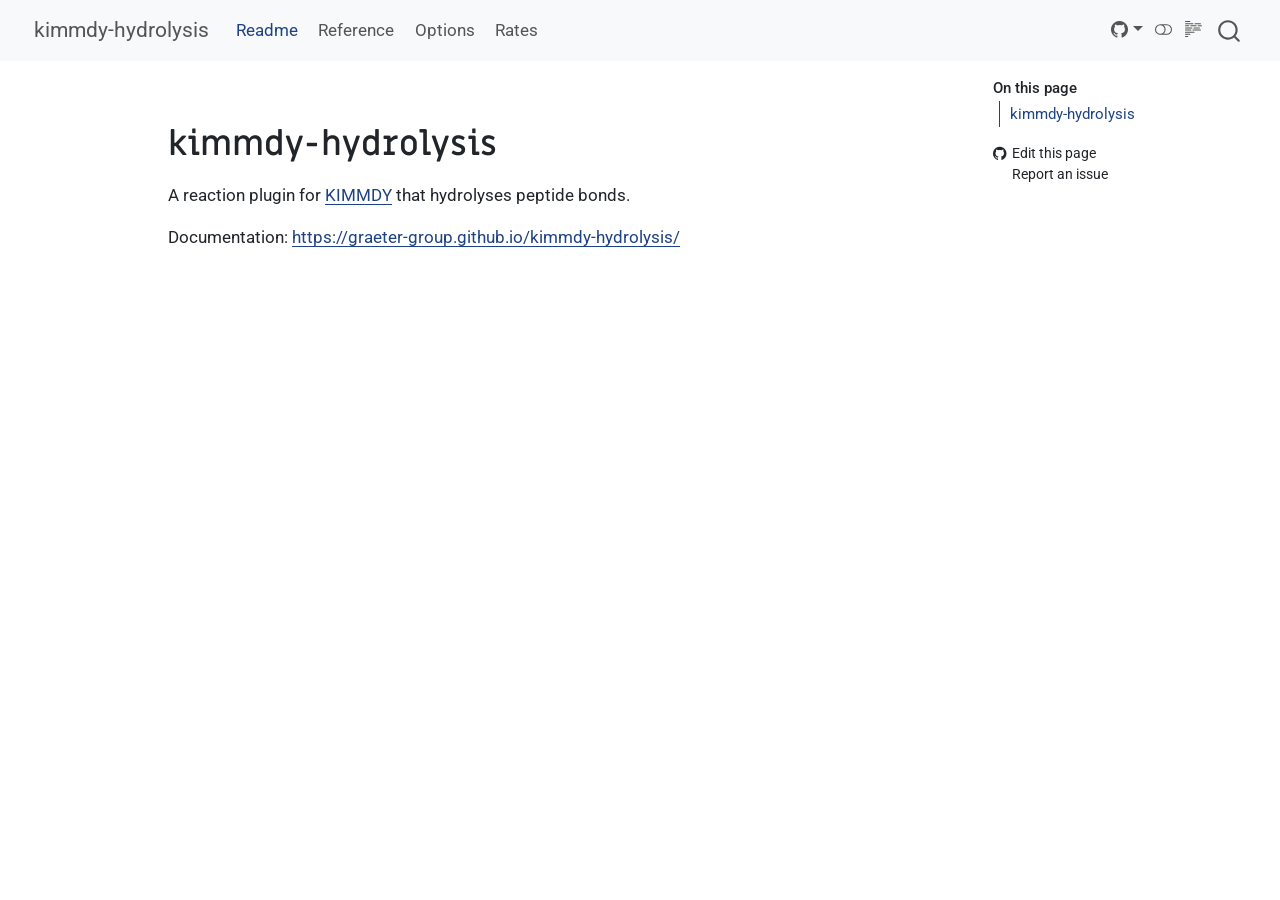
<file: docs/index.html>
<!DOCTYPE html>
<html xmlns="http://www.w3.org/1999/xhtml" lang="en" xml:lang="en"><head>

<meta charset="utf-8">
<meta name="generator" content="quarto-1.8.24">

<meta name="viewport" content="width=device-width, initial-scale=1.0, user-scalable=yes">


<title>kimmdy-hydrolysis</title>
<style>
code{white-space: pre-wrap;}
span.smallcaps{font-variant: small-caps;}
div.columns{display: flex; gap: min(4vw, 1.5em);}
div.column{flex: auto; overflow-x: auto;}
div.hanging-indent{margin-left: 1.5em; text-indent: -1.5em;}
ul.task-list{list-style: none;}
ul.task-list li input[type="checkbox"] {
  width: 0.8em;
  margin: 0 0.8em 0.2em -1em; /* quarto-specific, see https://github.com/quarto-dev/quarto-cli/issues/4556 */ 
  vertical-align: middle;
}
</style>


<script src="site_libs/quarto-nav/quarto-nav.js"></script>
<script src="site_libs/quarto-nav/headroom.min.js"></script>
<script src="site_libs/clipboard/clipboard.min.js"></script>
<script src="site_libs/quarto-search/autocomplete.umd.js"></script>
<script src="site_libs/quarto-search/fuse.min.js"></script>
<script src="site_libs/quarto-search/quarto-search.js"></script>
<meta name="quarto:offset" content="./">
<script src="site_libs/quarto-html/quarto.js" type="module"></script>
<script src="site_libs/quarto-html/tabsets/tabsets.js" type="module"></script>
<script src="site_libs/quarto-html/axe/axe-check.js" type="module"></script>
<script src="site_libs/quarto-html/popper.min.js"></script>
<script src="site_libs/quarto-html/tippy.umd.min.js"></script>
<script src="site_libs/quarto-html/anchor.min.js"></script>
<link href="site_libs/quarto-html/tippy.css" rel="stylesheet">
<link href="site_libs/quarto-html/quarto-syntax-highlighting-d6c3437fb6335e258a8ca9d148b2aab3.css" rel="stylesheet" class="quarto-color-scheme" id="quarto-text-highlighting-styles">
<link href="site_libs/quarto-html/quarto-syntax-highlighting-dark-9875003cc38504fc22ba4edac346fbd0.css" rel="stylesheet" class="quarto-color-scheme quarto-color-alternate" id="quarto-text-highlighting-styles">
<link href="site_libs/quarto-html/quarto-syntax-highlighting-d6c3437fb6335e258a8ca9d148b2aab3.css" rel="stylesheet" class="quarto-color-scheme-extra" id="quarto-text-highlighting-styles">
<script src="site_libs/bootstrap/bootstrap.min.js"></script>
<link href="site_libs/bootstrap/bootstrap-icons.css" rel="stylesheet">
<link href="site_libs/bootstrap/bootstrap-7efb255d08e06fca9642b2e622a0ded5.min.css" rel="stylesheet" append-hash="true" class="quarto-color-scheme" id="quarto-bootstrap" data-mode="light">
<link href="site_libs/bootstrap/bootstrap-dark-f87e0ca9108a3193c355a446be0d08b9.min.css" rel="stylesheet" append-hash="true" class="quarto-color-scheme quarto-color-alternate" id="quarto-bootstrap" data-mode="dark">
<link href="site_libs/bootstrap/bootstrap-7efb255d08e06fca9642b2e622a0ded5.min.css" rel="stylesheet" append-hash="true" class="quarto-color-scheme-extra" id="quarto-bootstrap" data-mode="light">
<script id="quarto-search-options" type="application/json">{
  "location": "navbar",
  "copy-button": false,
  "collapse-after": 3,
  "panel-placement": "end",
  "type": "overlay",
  "limit": 50,
  "keyboard-shortcut": [
    "f",
    "/",
    "s"
  ],
  "show-item-context": false,
  "language": {
    "search-no-results-text": "No results",
    "search-matching-documents-text": "matching documents",
    "search-copy-link-title": "Copy link to search",
    "search-hide-matches-text": "Hide additional matches",
    "search-more-match-text": "more match in this document",
    "search-more-matches-text": "more matches in this document",
    "search-clear-button-title": "Clear",
    "search-text-placeholder": "",
    "search-detached-cancel-button-title": "Cancel",
    "search-submit-button-title": "Submit",
    "search-label": "Search"
  }
}</script>


</head>

<body class="nav-fixed quarto-light"><script id="quarto-html-before-body" type="application/javascript">
    const toggleBodyColorMode = (bsSheetEl) => {
      const mode = bsSheetEl.getAttribute("data-mode");
      const bodyEl = window.document.querySelector("body");
      if (mode === "dark") {
        bodyEl.classList.add("quarto-dark");
        bodyEl.classList.remove("quarto-light");
      } else {
        bodyEl.classList.add("quarto-light");
        bodyEl.classList.remove("quarto-dark");
      }
    }
    const toggleBodyColorPrimary = () => {
      const bsSheetEl = window.document.querySelector("link#quarto-bootstrap:not([rel=disabled-stylesheet])");
      if (bsSheetEl) {
        toggleBodyColorMode(bsSheetEl);
      }
    }
    const setColorSchemeToggle = (alternate) => {
      const toggles = window.document.querySelectorAll('.quarto-color-scheme-toggle');
      for (let i=0; i < toggles.length; i++) {
        const toggle = toggles[i];
        if (toggle) {
          if (alternate) {
            toggle.classList.add("alternate");
          } else {
            toggle.classList.remove("alternate");
          }
        }
      }
    };
    const toggleColorMode = (alternate) => {
      // Switch the stylesheets
      const primaryStylesheets = window.document.querySelectorAll('link.quarto-color-scheme:not(.quarto-color-alternate)');
      const alternateStylesheets = window.document.querySelectorAll('link.quarto-color-scheme.quarto-color-alternate');
      manageTransitions('#quarto-margin-sidebar .nav-link', false);
      if (alternate) {
        // note: dark is layered on light, we don't disable primary!
        enableStylesheet(alternateStylesheets);
        for (const sheetNode of alternateStylesheets) {
          if (sheetNode.id === "quarto-bootstrap") {
            toggleBodyColorMode(sheetNode);
          }
        }
      } else {
        disableStylesheet(alternateStylesheets);
        enableStylesheet(primaryStylesheets)
        toggleBodyColorPrimary();
      }
      manageTransitions('#quarto-margin-sidebar .nav-link', true);
      // Switch the toggles
      setColorSchemeToggle(alternate)
      // Hack to workaround the fact that safari doesn't
      // properly recolor the scrollbar when toggling (#1455)
      if (navigator.userAgent.indexOf('Safari') > 0 && navigator.userAgent.indexOf('Chrome') == -1) {
        manageTransitions("body", false);
        window.scrollTo(0, 1);
        setTimeout(() => {
          window.scrollTo(0, 0);
          manageTransitions("body", true);
        }, 40);
      }
    }
    const disableStylesheet = (stylesheets) => {
      for (let i=0; i < stylesheets.length; i++) {
        const stylesheet = stylesheets[i];
        stylesheet.rel = 'disabled-stylesheet';
      }
    }
    const enableStylesheet = (stylesheets) => {
      for (let i=0; i < stylesheets.length; i++) {
        const stylesheet = stylesheets[i];
        if(stylesheet.rel !== 'stylesheet') { // for Chrome, which will still FOUC without this check
          stylesheet.rel = 'stylesheet';
        }
      }
    }
    const manageTransitions = (selector, allowTransitions) => {
      const els = window.document.querySelectorAll(selector);
      for (let i=0; i < els.length; i++) {
        const el = els[i];
        if (allowTransitions) {
          el.classList.remove('notransition');
        } else {
          el.classList.add('notransition');
        }
      }
    }
    const isFileUrl = () => {
      return window.location.protocol === 'file:';
    }
    const hasAlternateSentinel = () => {
      let styleSentinel = getColorSchemeSentinel();
      if (styleSentinel !== null) {
        return styleSentinel === "alternate";
      } else {
        return false;
      }
    }
    const setStyleSentinel = (alternate) => {
      const value = alternate ? "alternate" : "default";
      if (!isFileUrl()) {
        window.localStorage.setItem("quarto-color-scheme", value);
      } else {
        localAlternateSentinel = value;
      }
    }
    const getColorSchemeSentinel = () => {
      if (!isFileUrl()) {
        const storageValue = window.localStorage.getItem("quarto-color-scheme");
        return storageValue != null ? storageValue : localAlternateSentinel;
      } else {
        return localAlternateSentinel;
      }
    }
    const toggleGiscusIfUsed = (isAlternate, darkModeDefault) => {
      const baseTheme = document.querySelector('#giscus-base-theme')?.value ?? 'light';
      const alternateTheme = document.querySelector('#giscus-alt-theme')?.value ?? 'dark';
      let newTheme = '';
      if(authorPrefersDark) {
        newTheme = isAlternate ? baseTheme : alternateTheme;
      } else {
        newTheme = isAlternate ? alternateTheme : baseTheme;
      }
      const changeGiscusTheme = () => {
        // From: https://github.com/giscus/giscus/issues/336
        const sendMessage = (message) => {
          const iframe = document.querySelector('iframe.giscus-frame');
          if (!iframe) return;
          iframe.contentWindow.postMessage({ giscus: message }, 'https://giscus.app');
        }
        sendMessage({
          setConfig: {
            theme: newTheme
          }
        });
      }
      const isGiscussLoaded = window.document.querySelector('iframe.giscus-frame') !== null;
      if (isGiscussLoaded) {
        changeGiscusTheme();
      }
    };
    const authorPrefersDark = false;
    const darkModeDefault = authorPrefersDark;
      document.querySelector('link#quarto-text-highlighting-styles.quarto-color-scheme-extra').rel = 'disabled-stylesheet';
      document.querySelector('link#quarto-bootstrap.quarto-color-scheme-extra').rel = 'disabled-stylesheet';
    let localAlternateSentinel = darkModeDefault ? 'alternate' : 'default';
    // Dark / light mode switch
    window.quartoToggleColorScheme = () => {
      // Read the current dark / light value
      let toAlternate = !hasAlternateSentinel();
      toggleColorMode(toAlternate);
      setStyleSentinel(toAlternate);
      toggleGiscusIfUsed(toAlternate, darkModeDefault);
      window.dispatchEvent(new Event('resize'));
    };
    // Switch to dark mode if need be
    if (hasAlternateSentinel()) {
      toggleColorMode(true);
    } else {
      toggleColorMode(false);
    }
  </script>

<div id="quarto-search-results"></div>
  <header id="quarto-header" class="headroom fixed-top">
    <nav class="navbar navbar-expand-lg " data-bs-theme="dark">
      <div class="navbar-container container-fluid">
      <div class="navbar-brand-container mx-auto">
    <a href="./index.html" class="navbar-brand navbar-brand-logo">
    </a>
    <a class="navbar-brand" href="./index.html">
    <span class="navbar-title">kimmdy-hydrolysis</span>
    </a>
  </div>
            <div id="quarto-search" class="" title="Search"></div>
          <button class="navbar-toggler" type="button" data-bs-toggle="collapse" data-bs-target="#navbarCollapse" aria-controls="navbarCollapse" role="menu" aria-expanded="false" aria-label="Toggle navigation" onclick="if (window.quartoToggleHeadroom) { window.quartoToggleHeadroom(); }">
  <span class="navbar-toggler-icon"></span>
</button>
          <div class="collapse navbar-collapse" id="navbarCollapse">
            <ul class="navbar-nav navbar-nav-scroll me-auto">
  <li class="nav-item">
    <a class="nav-link active" href="./index.html" aria-current="page"> 
<span class="menu-text">Readme</span></a>
  </li>  
  <li class="nav-item">
    <a class="nav-link" href="./_reference/index.html"> 
<span class="menu-text">Reference</span></a>
  </li>  
  <li class="nav-item">
    <a class="nav-link" href="./config.html"> 
<span class="menu-text">Options</span></a>
  </li>  
  <li class="nav-item">
    <a class="nav-link" href="./rates.html"> 
<span class="menu-text">Rates</span></a>
  </li>  
</ul>
          </div> <!-- /navcollapse -->
            <div class="quarto-navbar-tools tools-wide">
    <div class="dropdown">
      <a href="" title="" id="quarto-navigation-tool-dropdown-0" class="quarto-navigation-tool dropdown-toggle px-1" data-bs-toggle="dropdown" aria-expanded="false" role="link" aria-label=""><i class="bi bi-github"></i></a>
      <ul class="dropdown-menu" aria-labelledby="quarto-navigation-tool-dropdown-0">
          <li>
            <a class="dropdown-item quarto-navbar-tools-item" href="https://github.com/graeter-group/kimmdy-hydrolysis">
            Source Code
            </a>
          </li>
          <li>
            <a class="dropdown-item quarto-navbar-tools-item" href="https://github.com/graeter-group/kimmdy-hydrolysis/issues/new">
            Report a Bug
            </a>
          </li>
      </ul>
    </div>
  <a href="" class="quarto-color-scheme-toggle quarto-navigation-tool  px-1" onclick="window.quartoToggleColorScheme(); return false;" title="Toggle dark mode"><i class="bi"></i></a>
  <a href="" class="quarto-reader-toggle quarto-navigation-tool px-1" onclick="window.quartoToggleReader(); return false;" title="Toggle reader mode">
  <div class="quarto-reader-toggle-btn">
  <i class="bi"></i>
  </div>
</a>
</div>
      </div> <!-- /container-fluid -->
    </nav>
</header>
<!-- content -->
<div id="quarto-content" class="quarto-container page-columns page-rows-contents page-layout-article page-navbar">
<!-- sidebar -->
<!-- margin-sidebar -->
    <div id="quarto-margin-sidebar" class="sidebar margin-sidebar">
        <nav id="TOC" role="doc-toc" class="toc-active" data-toc-expanded="99">
    <h2 id="toc-title">On this page</h2>
   
  <ul>
  <li><a href="#kimmdy-hydrolysis" id="toc-kimmdy-hydrolysis" class="nav-link active" data-scroll-target="#kimmdy-hydrolysis">kimmdy-hydrolysis</a></li>
  </ul>
<div class="toc-actions"><ul><li><a href="https://github.com/graeter-group/kimmdy-hydrolysis/edit/main/index.qmd" class="toc-action"><i class="bi bi-github"></i>Edit this page</a></li><li><a href="https://github.com/graeter-group/kimmdy-hydrolysis/issues/new" class="toc-action"><i class="bi empty"></i>Report an issue</a></li></ul></div></nav>
    </div>
<!-- main -->
<main class="content" id="quarto-document-content"><header id="title-block-header" class="quarto-title-block"></header>





<section id="kimmdy-hydrolysis" class="level1">
<h1>kimmdy-hydrolysis</h1>
<p>A reaction plugin for <a href="https://graeter-group.github.io/kimmdy/">KIMMDY</a> that hydrolyses peptide bonds.</p>
<p>Documentation: <a href="https://graeter-group.github.io/kimmdy-hydrolysis/" class="uri">https://graeter-group.github.io/kimmdy-hydrolysis/</a></p>


</section>

<a onclick="window.scrollTo(0, 0); return false;" role="button" id="quarto-back-to-top"><i class="bi bi-arrow-up"></i> Back to top</a></main> <!-- /main -->
<script id="quarto-html-after-body" type="application/javascript">
  window.document.addEventListener("DOMContentLoaded", function (event) {
    // Ensure there is a toggle, if there isn't float one in the top right
    if (window.document.querySelector('.quarto-color-scheme-toggle') === null) {
      const a = window.document.createElement('a');
      a.classList.add('top-right');
      a.classList.add('quarto-color-scheme-toggle');
      a.href = "";
      a.onclick = function() { try { window.quartoToggleColorScheme(); } catch {} return false; };
      const i = window.document.createElement("i");
      i.classList.add('bi');
      a.appendChild(i);
      window.document.body.appendChild(a);
    }
    setColorSchemeToggle(hasAlternateSentinel())
    const icon = "";
    const anchorJS = new window.AnchorJS();
    anchorJS.options = {
      placement: 'right',
      icon: icon
    };
    anchorJS.add('.anchored');
    const isCodeAnnotation = (el) => {
      for (const clz of el.classList) {
        if (clz.startsWith('code-annotation-')) {                     
          return true;
        }
      }
      return false;
    }
    const onCopySuccess = function(e) {
      // button target
      const button = e.trigger;
      // don't keep focus
      button.blur();
      // flash "checked"
      button.classList.add('code-copy-button-checked');
      var currentTitle = button.getAttribute("title");
      button.setAttribute("title", "Copied!");
      let tooltip;
      if (window.bootstrap) {
        button.setAttribute("data-bs-toggle", "tooltip");
        button.setAttribute("data-bs-placement", "left");
        button.setAttribute("data-bs-title", "Copied!");
        tooltip = new bootstrap.Tooltip(button, 
          { trigger: "manual", 
            customClass: "code-copy-button-tooltip",
            offset: [0, -8]});
        tooltip.show();    
      }
      setTimeout(function() {
        if (tooltip) {
          tooltip.hide();
          button.removeAttribute("data-bs-title");
          button.removeAttribute("data-bs-toggle");
          button.removeAttribute("data-bs-placement");
        }
        button.setAttribute("title", currentTitle);
        button.classList.remove('code-copy-button-checked');
      }, 1000);
      // clear code selection
      e.clearSelection();
    }
    const getTextToCopy = function(trigger) {
      const outerScaffold = trigger.parentElement.cloneNode(true);
      const codeEl = outerScaffold.querySelector('code');
      for (const childEl of codeEl.children) {
        if (isCodeAnnotation(childEl)) {
          childEl.remove();
        }
      }
      return codeEl.innerText;
    }
    const clipboard = new window.ClipboardJS('.code-copy-button:not([data-in-quarto-modal])', {
      text: getTextToCopy
    });
    clipboard.on('success', onCopySuccess);
    if (window.document.getElementById('quarto-embedded-source-code-modal')) {
      const clipboardModal = new window.ClipboardJS('.code-copy-button[data-in-quarto-modal]', {
        text: getTextToCopy,
        container: window.document.getElementById('quarto-embedded-source-code-modal')
      });
      clipboardModal.on('success', onCopySuccess);
    }
      var localhostRegex = new RegExp(/^(?:http|https):\/\/localhost\:?[0-9]*\//);
      var mailtoRegex = new RegExp(/^mailto:/);
        var filterRegex = new RegExp("http:\/\/graeter-group\.github\.io\/kimmdy-hydrolysis");
      var isInternal = (href) => {
          return filterRegex.test(href) || localhostRegex.test(href) || mailtoRegex.test(href);
      }
      // Inspect non-navigation links and adorn them if external
     var links = window.document.querySelectorAll('a[href]:not(.nav-link):not(.navbar-brand):not(.toc-action):not(.sidebar-link):not(.sidebar-item-toggle):not(.pagination-link):not(.no-external):not([aria-hidden]):not(.dropdown-item):not(.quarto-navigation-tool):not(.about-link)');
      for (var i=0; i<links.length; i++) {
        const link = links[i];
        if (!isInternal(link.href)) {
          // undo the damage that might have been done by quarto-nav.js in the case of
          // links that we want to consider external
          if (link.dataset.originalHref !== undefined) {
            link.href = link.dataset.originalHref;
          }
        }
      }
    function tippyHover(el, contentFn, onTriggerFn, onUntriggerFn) {
      const config = {
        allowHTML: true,
        maxWidth: 500,
        delay: 100,
        arrow: false,
        appendTo: function(el) {
            return el.parentElement;
        },
        interactive: true,
        interactiveBorder: 10,
        theme: 'quarto',
        placement: 'bottom-start',
      };
      if (contentFn) {
        config.content = contentFn;
      }
      if (onTriggerFn) {
        config.onTrigger = onTriggerFn;
      }
      if (onUntriggerFn) {
        config.onUntrigger = onUntriggerFn;
      }
      window.tippy(el, config); 
    }
    const noterefs = window.document.querySelectorAll('a[role="doc-noteref"]');
    for (var i=0; i<noterefs.length; i++) {
      const ref = noterefs[i];
      tippyHover(ref, function() {
        // use id or data attribute instead here
        let href = ref.getAttribute('data-footnote-href') || ref.getAttribute('href');
        try { href = new URL(href).hash; } catch {}
        const id = href.replace(/^#\/?/, "");
        const note = window.document.getElementById(id);
        if (note) {
          return note.innerHTML;
        } else {
          return "";
        }
      });
    }
    const xrefs = window.document.querySelectorAll('a.quarto-xref');
    const processXRef = (id, note) => {
      // Strip column container classes
      const stripColumnClz = (el) => {
        el.classList.remove("page-full", "page-columns");
        if (el.children) {
          for (const child of el.children) {
            stripColumnClz(child);
          }
        }
      }
      stripColumnClz(note)
      if (id === null || id.startsWith('sec-')) {
        // Special case sections, only their first couple elements
        const container = document.createElement("div");
        if (note.children && note.children.length > 2) {
          container.appendChild(note.children[0].cloneNode(true));
          for (let i = 1; i < note.children.length; i++) {
            const child = note.children[i];
            if (child.tagName === "P" && child.innerText === "") {
              continue;
            } else {
              container.appendChild(child.cloneNode(true));
              break;
            }
          }
          if (window.Quarto?.typesetMath) {
            window.Quarto.typesetMath(container);
          }
          return container.innerHTML
        } else {
          if (window.Quarto?.typesetMath) {
            window.Quarto.typesetMath(note);
          }
          return note.innerHTML;
        }
      } else {
        // Remove any anchor links if they are present
        const anchorLink = note.querySelector('a.anchorjs-link');
        if (anchorLink) {
          anchorLink.remove();
        }
        if (window.Quarto?.typesetMath) {
          window.Quarto.typesetMath(note);
        }
        if (note.classList.contains("callout")) {
          return note.outerHTML;
        } else {
          return note.innerHTML;
        }
      }
    }
    for (var i=0; i<xrefs.length; i++) {
      const xref = xrefs[i];
      tippyHover(xref, undefined, function(instance) {
        instance.disable();
        let url = xref.getAttribute('href');
        let hash = undefined; 
        if (url.startsWith('#')) {
          hash = url;
        } else {
          try { hash = new URL(url).hash; } catch {}
        }
        if (hash) {
          const id = hash.replace(/^#\/?/, "");
          const note = window.document.getElementById(id);
          if (note !== null) {
            try {
              const html = processXRef(id, note.cloneNode(true));
              instance.setContent(html);
            } finally {
              instance.enable();
              instance.show();
            }
          } else {
            // See if we can fetch this
            fetch(url.split('#')[0])
            .then(res => res.text())
            .then(html => {
              const parser = new DOMParser();
              const htmlDoc = parser.parseFromString(html, "text/html");
              const note = htmlDoc.getElementById(id);
              if (note !== null) {
                const html = processXRef(id, note);
                instance.setContent(html);
              } 
            }).finally(() => {
              instance.enable();
              instance.show();
            });
          }
        } else {
          // See if we can fetch a full url (with no hash to target)
          // This is a special case and we should probably do some content thinning / targeting
          fetch(url)
          .then(res => res.text())
          .then(html => {
            const parser = new DOMParser();
            const htmlDoc = parser.parseFromString(html, "text/html");
            const note = htmlDoc.querySelector('main.content');
            if (note !== null) {
              // This should only happen for chapter cross references
              // (since there is no id in the URL)
              // remove the first header
              if (note.children.length > 0 && note.children[0].tagName === "HEADER") {
                note.children[0].remove();
              }
              const html = processXRef(null, note);
              instance.setContent(html);
            } 
          }).finally(() => {
            instance.enable();
            instance.show();
          });
        }
      }, function(instance) {
      });
    }
        let selectedAnnoteEl;
        const selectorForAnnotation = ( cell, annotation) => {
          let cellAttr = 'data-code-cell="' + cell + '"';
          let lineAttr = 'data-code-annotation="' +  annotation + '"';
          const selector = 'span[' + cellAttr + '][' + lineAttr + ']';
          return selector;
        }
        const selectCodeLines = (annoteEl) => {
          const doc = window.document;
          const targetCell = annoteEl.getAttribute("data-target-cell");
          const targetAnnotation = annoteEl.getAttribute("data-target-annotation");
          const annoteSpan = window.document.querySelector(selectorForAnnotation(targetCell, targetAnnotation));
          const lines = annoteSpan.getAttribute("data-code-lines").split(",");
          const lineIds = lines.map((line) => {
            return targetCell + "-" + line;
          })
          let top = null;
          let height = null;
          let parent = null;
          if (lineIds.length > 0) {
              //compute the position of the single el (top and bottom and make a div)
              const el = window.document.getElementById(lineIds[0]);
              top = el.offsetTop;
              height = el.offsetHeight;
              parent = el.parentElement.parentElement;
            if (lineIds.length > 1) {
              const lastEl = window.document.getElementById(lineIds[lineIds.length - 1]);
              const bottom = lastEl.offsetTop + lastEl.offsetHeight;
              height = bottom - top;
            }
            if (top !== null && height !== null && parent !== null) {
              // cook up a div (if necessary) and position it 
              let div = window.document.getElementById("code-annotation-line-highlight");
              if (div === null) {
                div = window.document.createElement("div");
                div.setAttribute("id", "code-annotation-line-highlight");
                div.style.position = 'absolute';
                parent.appendChild(div);
              }
              div.style.top = top - 2 + "px";
              div.style.height = height + 4 + "px";
              div.style.left = 0;
              let gutterDiv = window.document.getElementById("code-annotation-line-highlight-gutter");
              if (gutterDiv === null) {
                gutterDiv = window.document.createElement("div");
                gutterDiv.setAttribute("id", "code-annotation-line-highlight-gutter");
                gutterDiv.style.position = 'absolute';
                const codeCell = window.document.getElementById(targetCell);
                const gutter = codeCell.querySelector('.code-annotation-gutter');
                gutter.appendChild(gutterDiv);
              }
              gutterDiv.style.top = top - 2 + "px";
              gutterDiv.style.height = height + 4 + "px";
            }
            selectedAnnoteEl = annoteEl;
          }
        };
        const unselectCodeLines = () => {
          const elementsIds = ["code-annotation-line-highlight", "code-annotation-line-highlight-gutter"];
          elementsIds.forEach((elId) => {
            const div = window.document.getElementById(elId);
            if (div) {
              div.remove();
            }
          });
          selectedAnnoteEl = undefined;
        };
          // Handle positioning of the toggle
      window.addEventListener(
        "resize",
        throttle(() => {
          elRect = undefined;
          if (selectedAnnoteEl) {
            selectCodeLines(selectedAnnoteEl);
          }
        }, 10)
      );
      function throttle(fn, ms) {
      let throttle = false;
      let timer;
        return (...args) => {
          if(!throttle) { // first call gets through
              fn.apply(this, args);
              throttle = true;
          } else { // all the others get throttled
              if(timer) clearTimeout(timer); // cancel #2
              timer = setTimeout(() => {
                fn.apply(this, args);
                timer = throttle = false;
              }, ms);
          }
        };
      }
        // Attach click handler to the DT
        const annoteDls = window.document.querySelectorAll('dt[data-target-cell]');
        for (const annoteDlNode of annoteDls) {
          annoteDlNode.addEventListener('click', (event) => {
            const clickedEl = event.target;
            if (clickedEl !== selectedAnnoteEl) {
              unselectCodeLines();
              const activeEl = window.document.querySelector('dt[data-target-cell].code-annotation-active');
              if (activeEl) {
                activeEl.classList.remove('code-annotation-active');
              }
              selectCodeLines(clickedEl);
              clickedEl.classList.add('code-annotation-active');
            } else {
              // Unselect the line
              unselectCodeLines();
              clickedEl.classList.remove('code-annotation-active');
            }
          });
        }
    const findCites = (el) => {
      const parentEl = el.parentElement;
      if (parentEl) {
        const cites = parentEl.dataset.cites;
        if (cites) {
          return {
            el,
            cites: cites.split(' ')
          };
        } else {
          return findCites(el.parentElement)
        }
      } else {
        return undefined;
      }
    };
    var bibliorefs = window.document.querySelectorAll('a[role="doc-biblioref"]');
    for (var i=0; i<bibliorefs.length; i++) {
      const ref = bibliorefs[i];
      const citeInfo = findCites(ref);
      if (citeInfo) {
        tippyHover(citeInfo.el, function() {
          var popup = window.document.createElement('div');
          citeInfo.cites.forEach(function(cite) {
            var citeDiv = window.document.createElement('div');
            citeDiv.classList.add('hanging-indent');
            citeDiv.classList.add('csl-entry');
            var biblioDiv = window.document.getElementById('ref-' + cite);
            if (biblioDiv) {
              citeDiv.innerHTML = biblioDiv.innerHTML;
            }
            popup.appendChild(citeDiv);
          });
          return popup.innerHTML;
        });
      }
    }
  });
  </script>
</div> <!-- /content -->




<footer class="footer"><div class="nav-footer"><div class="nav-footer-center"><div class="toc-actions d-sm-block d-md-none"><ul><li><a href="https://github.com/graeter-group/kimmdy-hydrolysis/edit/main/index.qmd" class="toc-action"><i class="bi bi-github"></i>Edit this page</a></li><li><a href="https://github.com/graeter-group/kimmdy-hydrolysis/issues/new" class="toc-action"><i class="bi empty"></i>Report an issue</a></li></ul></div></div></div></footer></body></html>
</file>
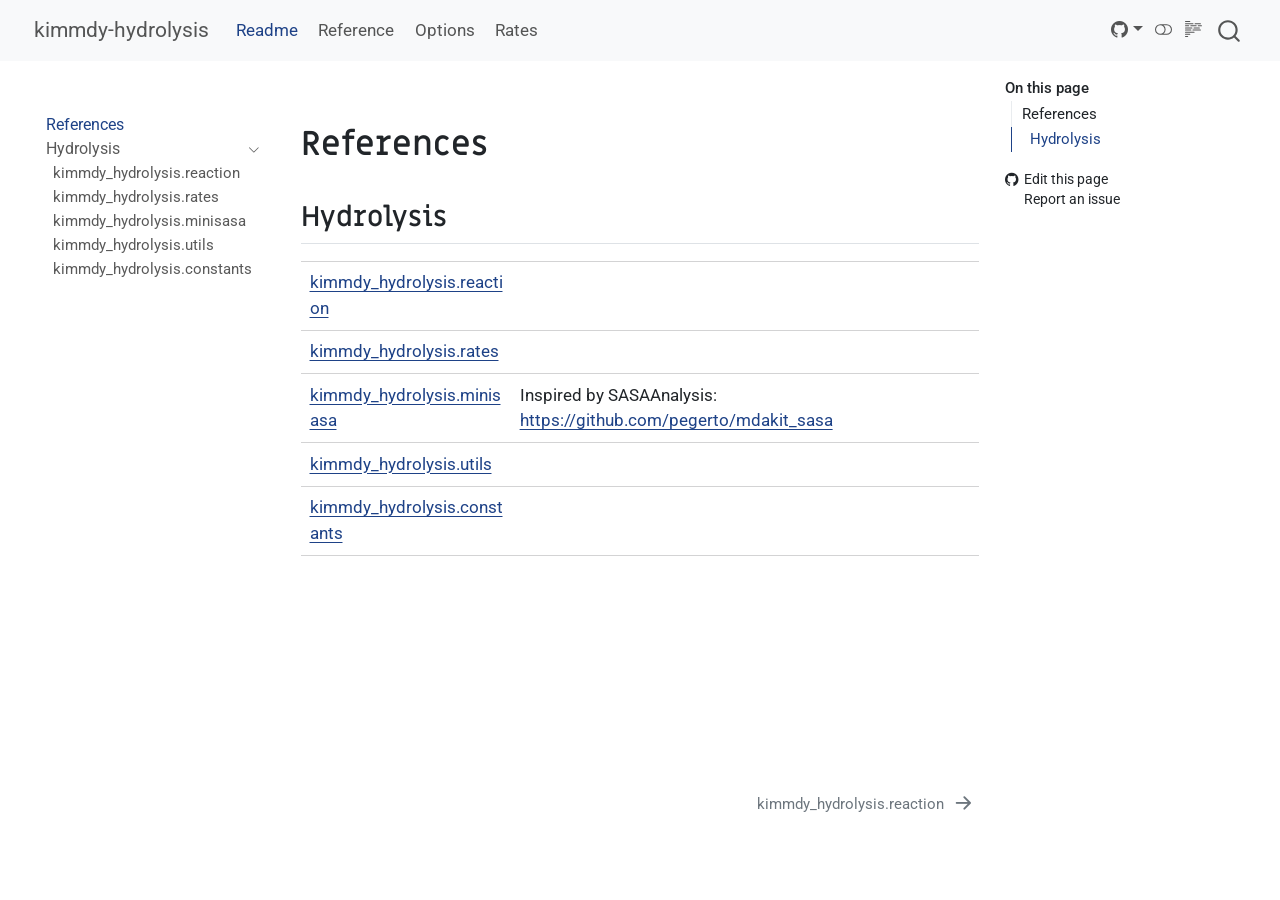
<file: docs/_reference/index.html>
<!DOCTYPE html>
<html xmlns="http://www.w3.org/1999/xhtml" lang="en" xml:lang="en"><head>

<meta charset="utf-8">
<meta name="generator" content="quarto-1.8.24">

<meta name="viewport" content="width=device-width, initial-scale=1.0, user-scalable=yes">


<title>index – kimmdy-hydrolysis</title>
<style>
code{white-space: pre-wrap;}
span.smallcaps{font-variant: small-caps;}
div.columns{display: flex; gap: min(4vw, 1.5em);}
div.column{flex: auto; overflow-x: auto;}
div.hanging-indent{margin-left: 1.5em; text-indent: -1.5em;}
ul.task-list{list-style: none;}
ul.task-list li input[type="checkbox"] {
  width: 0.8em;
  margin: 0 0.8em 0.2em -1em; /* quarto-specific, see https://github.com/quarto-dev/quarto-cli/issues/4556 */ 
  vertical-align: middle;
}
</style>


<script src="../site_libs/quarto-nav/quarto-nav.js"></script>
<script src="../site_libs/quarto-nav/headroom.min.js"></script>
<script src="../site_libs/clipboard/clipboard.min.js"></script>
<script src="../site_libs/quarto-search/autocomplete.umd.js"></script>
<script src="../site_libs/quarto-search/fuse.min.js"></script>
<script src="../site_libs/quarto-search/quarto-search.js"></script>
<meta name="quarto:offset" content="../">
<link href="../_reference/kimmdy_hydrolysis.reaction.html" rel="next">
<script src="../site_libs/quarto-html/quarto.js" type="module"></script>
<script src="../site_libs/quarto-html/tabsets/tabsets.js" type="module"></script>
<script src="../site_libs/quarto-html/axe/axe-check.js" type="module"></script>
<script src="../site_libs/quarto-html/popper.min.js"></script>
<script src="../site_libs/quarto-html/tippy.umd.min.js"></script>
<script src="../site_libs/quarto-html/anchor.min.js"></script>
<link href="../site_libs/quarto-html/tippy.css" rel="stylesheet">
<link href="../site_libs/quarto-html/quarto-syntax-highlighting-d6c3437fb6335e258a8ca9d148b2aab3.css" rel="stylesheet" class="quarto-color-scheme" id="quarto-text-highlighting-styles">
<link href="../site_libs/quarto-html/quarto-syntax-highlighting-dark-9875003cc38504fc22ba4edac346fbd0.css" rel="stylesheet" class="quarto-color-scheme quarto-color-alternate" id="quarto-text-highlighting-styles">
<link href="../site_libs/quarto-html/quarto-syntax-highlighting-d6c3437fb6335e258a8ca9d148b2aab3.css" rel="stylesheet" class="quarto-color-scheme-extra" id="quarto-text-highlighting-styles">
<script src="../site_libs/bootstrap/bootstrap.min.js"></script>
<link href="../site_libs/bootstrap/bootstrap-icons.css" rel="stylesheet">
<link href="../site_libs/bootstrap/bootstrap-7efb255d08e06fca9642b2e622a0ded5.min.css" rel="stylesheet" append-hash="true" class="quarto-color-scheme" id="quarto-bootstrap" data-mode="light">
<link href="../site_libs/bootstrap/bootstrap-dark-f87e0ca9108a3193c355a446be0d08b9.min.css" rel="stylesheet" append-hash="true" class="quarto-color-scheme quarto-color-alternate" id="quarto-bootstrap" data-mode="dark">
<link href="../site_libs/bootstrap/bootstrap-7efb255d08e06fca9642b2e622a0ded5.min.css" rel="stylesheet" append-hash="true" class="quarto-color-scheme-extra" id="quarto-bootstrap" data-mode="light">
<script id="quarto-search-options" type="application/json">{
  "location": "navbar",
  "copy-button": false,
  "collapse-after": 3,
  "panel-placement": "end",
  "type": "overlay",
  "limit": 50,
  "keyboard-shortcut": [
    "f",
    "/",
    "s"
  ],
  "show-item-context": false,
  "language": {
    "search-no-results-text": "No results",
    "search-matching-documents-text": "matching documents",
    "search-copy-link-title": "Copy link to search",
    "search-hide-matches-text": "Hide additional matches",
    "search-more-match-text": "more match in this document",
    "search-more-matches-text": "more matches in this document",
    "search-clear-button-title": "Clear",
    "search-text-placeholder": "",
    "search-detached-cancel-button-title": "Cancel",
    "search-submit-button-title": "Submit",
    "search-label": "Search"
  }
}</script>


</head>

<body class="nav-sidebar floating nav-fixed quarto-light"><script id="quarto-html-before-body" type="application/javascript">
    const toggleBodyColorMode = (bsSheetEl) => {
      const mode = bsSheetEl.getAttribute("data-mode");
      const bodyEl = window.document.querySelector("body");
      if (mode === "dark") {
        bodyEl.classList.add("quarto-dark");
        bodyEl.classList.remove("quarto-light");
      } else {
        bodyEl.classList.add("quarto-light");
        bodyEl.classList.remove("quarto-dark");
      }
    }
    const toggleBodyColorPrimary = () => {
      const bsSheetEl = window.document.querySelector("link#quarto-bootstrap:not([rel=disabled-stylesheet])");
      if (bsSheetEl) {
        toggleBodyColorMode(bsSheetEl);
      }
    }
    const setColorSchemeToggle = (alternate) => {
      const toggles = window.document.querySelectorAll('.quarto-color-scheme-toggle');
      for (let i=0; i < toggles.length; i++) {
        const toggle = toggles[i];
        if (toggle) {
          if (alternate) {
            toggle.classList.add("alternate");
          } else {
            toggle.classList.remove("alternate");
          }
        }
      }
    };
    const toggleColorMode = (alternate) => {
      // Switch the stylesheets
      const primaryStylesheets = window.document.querySelectorAll('link.quarto-color-scheme:not(.quarto-color-alternate)');
      const alternateStylesheets = window.document.querySelectorAll('link.quarto-color-scheme.quarto-color-alternate');
      manageTransitions('#quarto-margin-sidebar .nav-link', false);
      if (alternate) {
        // note: dark is layered on light, we don't disable primary!
        enableStylesheet(alternateStylesheets);
        for (const sheetNode of alternateStylesheets) {
          if (sheetNode.id === "quarto-bootstrap") {
            toggleBodyColorMode(sheetNode);
          }
        }
      } else {
        disableStylesheet(alternateStylesheets);
        enableStylesheet(primaryStylesheets)
        toggleBodyColorPrimary();
      }
      manageTransitions('#quarto-margin-sidebar .nav-link', true);
      // Switch the toggles
      setColorSchemeToggle(alternate)
      // Hack to workaround the fact that safari doesn't
      // properly recolor the scrollbar when toggling (#1455)
      if (navigator.userAgent.indexOf('Safari') > 0 && navigator.userAgent.indexOf('Chrome') == -1) {
        manageTransitions("body", false);
        window.scrollTo(0, 1);
        setTimeout(() => {
          window.scrollTo(0, 0);
          manageTransitions("body", true);
        }, 40);
      }
    }
    const disableStylesheet = (stylesheets) => {
      for (let i=0; i < stylesheets.length; i++) {
        const stylesheet = stylesheets[i];
        stylesheet.rel = 'disabled-stylesheet';
      }
    }
    const enableStylesheet = (stylesheets) => {
      for (let i=0; i < stylesheets.length; i++) {
        const stylesheet = stylesheets[i];
        if(stylesheet.rel !== 'stylesheet') { // for Chrome, which will still FOUC without this check
          stylesheet.rel = 'stylesheet';
        }
      }
    }
    const manageTransitions = (selector, allowTransitions) => {
      const els = window.document.querySelectorAll(selector);
      for (let i=0; i < els.length; i++) {
        const el = els[i];
        if (allowTransitions) {
          el.classList.remove('notransition');
        } else {
          el.classList.add('notransition');
        }
      }
    }
    const isFileUrl = () => {
      return window.location.protocol === 'file:';
    }
    const hasAlternateSentinel = () => {
      let styleSentinel = getColorSchemeSentinel();
      if (styleSentinel !== null) {
        return styleSentinel === "alternate";
      } else {
        return false;
      }
    }
    const setStyleSentinel = (alternate) => {
      const value = alternate ? "alternate" : "default";
      if (!isFileUrl()) {
        window.localStorage.setItem("quarto-color-scheme", value);
      } else {
        localAlternateSentinel = value;
      }
    }
    const getColorSchemeSentinel = () => {
      if (!isFileUrl()) {
        const storageValue = window.localStorage.getItem("quarto-color-scheme");
        return storageValue != null ? storageValue : localAlternateSentinel;
      } else {
        return localAlternateSentinel;
      }
    }
    const toggleGiscusIfUsed = (isAlternate, darkModeDefault) => {
      const baseTheme = document.querySelector('#giscus-base-theme')?.value ?? 'light';
      const alternateTheme = document.querySelector('#giscus-alt-theme')?.value ?? 'dark';
      let newTheme = '';
      if(authorPrefersDark) {
        newTheme = isAlternate ? baseTheme : alternateTheme;
      } else {
        newTheme = isAlternate ? alternateTheme : baseTheme;
      }
      const changeGiscusTheme = () => {
        // From: https://github.com/giscus/giscus/issues/336
        const sendMessage = (message) => {
          const iframe = document.querySelector('iframe.giscus-frame');
          if (!iframe) return;
          iframe.contentWindow.postMessage({ giscus: message }, 'https://giscus.app');
        }
        sendMessage({
          setConfig: {
            theme: newTheme
          }
        });
      }
      const isGiscussLoaded = window.document.querySelector('iframe.giscus-frame') !== null;
      if (isGiscussLoaded) {
        changeGiscusTheme();
      }
    };
    const authorPrefersDark = false;
    const darkModeDefault = authorPrefersDark;
      document.querySelector('link#quarto-text-highlighting-styles.quarto-color-scheme-extra').rel = 'disabled-stylesheet';
      document.querySelector('link#quarto-bootstrap.quarto-color-scheme-extra').rel = 'disabled-stylesheet';
    let localAlternateSentinel = darkModeDefault ? 'alternate' : 'default';
    // Dark / light mode switch
    window.quartoToggleColorScheme = () => {
      // Read the current dark / light value
      let toAlternate = !hasAlternateSentinel();
      toggleColorMode(toAlternate);
      setStyleSentinel(toAlternate);
      toggleGiscusIfUsed(toAlternate, darkModeDefault);
      window.dispatchEvent(new Event('resize'));
    };
    // Switch to dark mode if need be
    if (hasAlternateSentinel()) {
      toggleColorMode(true);
    } else {
      toggleColorMode(false);
    }
  </script>

<div id="quarto-search-results"></div>
  <header id="quarto-header" class="headroom fixed-top">
    <nav class="navbar navbar-expand-lg " data-bs-theme="dark">
      <div class="navbar-container container-fluid">
      <div class="navbar-brand-container mx-auto">
    <a href="../index.html" class="navbar-brand navbar-brand-logo">
    </a>
    <a class="navbar-brand" href="../index.html">
    <span class="navbar-title">kimmdy-hydrolysis</span>
    </a>
  </div>
            <div id="quarto-search" class="" title="Search"></div>
          <button class="navbar-toggler" type="button" data-bs-toggle="collapse" data-bs-target="#navbarCollapse" aria-controls="navbarCollapse" role="menu" aria-expanded="false" aria-label="Toggle navigation" onclick="if (window.quartoToggleHeadroom) { window.quartoToggleHeadroom(); }">
  <span class="navbar-toggler-icon"></span>
</button>
          <div class="collapse navbar-collapse" id="navbarCollapse">
            <ul class="navbar-nav navbar-nav-scroll me-auto">
  <li class="nav-item">
    <a class="nav-link active" href="../index.html" aria-current="page"> 
<span class="menu-text">Readme</span></a>
  </li>  
  <li class="nav-item">
    <a class="nav-link" href="../_reference/index.html"> 
<span class="menu-text">Reference</span></a>
  </li>  
  <li class="nav-item">
    <a class="nav-link" href="../config.html"> 
<span class="menu-text">Options</span></a>
  </li>  
  <li class="nav-item">
    <a class="nav-link" href="../rates.html"> 
<span class="menu-text">Rates</span></a>
  </li>  
</ul>
          </div> <!-- /navcollapse -->
            <div class="quarto-navbar-tools tools-wide">
    <div class="dropdown">
      <a href="" title="" id="quarto-navigation-tool-dropdown-0" class="quarto-navigation-tool dropdown-toggle px-1" data-bs-toggle="dropdown" aria-expanded="false" role="link" aria-label=""><i class="bi bi-github"></i></a>
      <ul class="dropdown-menu" aria-labelledby="quarto-navigation-tool-dropdown-0">
          <li>
            <a class="dropdown-item quarto-navbar-tools-item" href="https://github.com/graeter-group/kimmdy-hydrolysis">
            Source Code
            </a>
          </li>
          <li>
            <a class="dropdown-item quarto-navbar-tools-item" href="https://github.com/graeter-group/kimmdy-hydrolysis/issues/new">
            Report a Bug
            </a>
          </li>
      </ul>
    </div>
  <a href="" class="quarto-color-scheme-toggle quarto-navigation-tool  px-1" onclick="window.quartoToggleColorScheme(); return false;" title="Toggle dark mode"><i class="bi"></i></a>
  <a href="" class="quarto-reader-toggle quarto-navigation-tool px-1" onclick="window.quartoToggleReader(); return false;" title="Toggle reader mode">
  <div class="quarto-reader-toggle-btn">
  <i class="bi"></i>
  </div>
</a>
</div>
      </div> <!-- /container-fluid -->
    </nav>
  <nav class="quarto-secondary-nav">
    <div class="container-fluid d-flex">
      <button type="button" class="quarto-btn-toggle btn" data-bs-toggle="collapse" role="button" data-bs-target=".quarto-sidebar-collapse-item" aria-controls="quarto-sidebar" aria-expanded="false" aria-label="Toggle sidebar navigation" onclick="if (window.quartoToggleHeadroom) { window.quartoToggleHeadroom(); }">
        <i class="bi bi-layout-text-sidebar-reverse"></i>
      </button>
        <nav class="quarto-page-breadcrumbs" aria-label="breadcrumb"><ol class="breadcrumb"><li class="breadcrumb-item"><a href="../_reference/index.html">References</a></li></ol></nav>
        <a class="flex-grow-1" role="navigation" data-bs-toggle="collapse" data-bs-target=".quarto-sidebar-collapse-item" aria-controls="quarto-sidebar" aria-expanded="false" aria-label="Toggle sidebar navigation" onclick="if (window.quartoToggleHeadroom) { window.quartoToggleHeadroom(); }">      
        </a>
    </div>
  </nav>
</header>
<!-- content -->
<div id="quarto-content" class="quarto-container page-columns page-rows-contents page-layout-article page-navbar">
<!-- sidebar -->
  <nav id="quarto-sidebar" class="sidebar collapse collapse-horizontal quarto-sidebar-collapse-item sidebar-navigation floating overflow-auto">
    <div class="pt-lg-2 mt-2 text-left sidebar-header">
      <a href="../index.html" class="sidebar-logo-link">
      </a>
      </div>
    <div class="sidebar-menu-container"> 
    <ul class="list-unstyled mt-1">
        <li class="sidebar-item">
  <div class="sidebar-item-container"> 
  <a href="../_reference/index.html" class="sidebar-item-text sidebar-link active">
 <span class="menu-text">References</span></a>
  </div>
</li>
        <li class="sidebar-item sidebar-item-section">
      <div class="sidebar-item-container"> 
            <a class="sidebar-item-text sidebar-link text-start" data-bs-toggle="collapse" data-bs-target="#quarto-sidebar-section-1" role="navigation" aria-expanded="true">
 <span class="menu-text">Hydrolysis</span></a>
          <a class="sidebar-item-toggle text-start" data-bs-toggle="collapse" data-bs-target="#quarto-sidebar-section-1" role="navigation" aria-expanded="true" aria-label="Toggle section">
            <i class="bi bi-chevron-right ms-2"></i>
          </a> 
      </div>
      <ul id="quarto-sidebar-section-1" class="collapse list-unstyled sidebar-section depth1 show">  
          <li class="sidebar-item">
  <div class="sidebar-item-container"> 
  <a href="../_reference/kimmdy_hydrolysis.reaction.html" class="sidebar-item-text sidebar-link">
 <span class="menu-text">kimmdy_hydrolysis.reaction</span></a>
  </div>
</li>
          <li class="sidebar-item">
  <div class="sidebar-item-container"> 
  <a href="../_reference/kimmdy_hydrolysis.rates.html" class="sidebar-item-text sidebar-link">
 <span class="menu-text">kimmdy_hydrolysis.rates</span></a>
  </div>
</li>
          <li class="sidebar-item">
  <div class="sidebar-item-container"> 
  <a href="../_reference/kimmdy_hydrolysis.minisasa.html" class="sidebar-item-text sidebar-link">
 <span class="menu-text">kimmdy_hydrolysis.minisasa</span></a>
  </div>
</li>
          <li class="sidebar-item">
  <div class="sidebar-item-container"> 
  <a href="../_reference/kimmdy_hydrolysis.utils.html" class="sidebar-item-text sidebar-link">
 <span class="menu-text">kimmdy_hydrolysis.utils</span></a>
  </div>
</li>
          <li class="sidebar-item">
  <div class="sidebar-item-container"> 
  <a href="../_reference/kimmdy_hydrolysis.constants.html" class="sidebar-item-text sidebar-link">
 <span class="menu-text">kimmdy_hydrolysis.constants</span></a>
  </div>
</li>
      </ul>
  </li>
    </ul>
    </div>
</nav>
<div id="quarto-sidebar-glass" class="quarto-sidebar-collapse-item" data-bs-toggle="collapse" data-bs-target=".quarto-sidebar-collapse-item"></div>
<!-- margin-sidebar -->
    <div id="quarto-margin-sidebar" class="sidebar margin-sidebar">
        <nav id="TOC" role="doc-toc" class="toc-active" data-toc-expanded="99">
    <h2 id="toc-title">On this page</h2>
   
  <ul>
  <li><a href="#references" id="toc-references" class="nav-link active" data-scroll-target="#references">References</a>
  <ul>
  <li><a href="#hydrolysis" id="toc-hydrolysis" class="nav-link" data-scroll-target="#hydrolysis">Hydrolysis</a></li>
  </ul></li>
  </ul>
<div class="toc-actions"><ul><li><a href="https://github.com/graeter-group/kimmdy-hydrolysis/edit/main/_reference/index.qmd" class="toc-action"><i class="bi bi-github"></i>Edit this page</a></li><li><a href="https://github.com/graeter-group/kimmdy-hydrolysis/issues/new" class="toc-action"><i class="bi empty"></i>Report an issue</a></li></ul></div></nav>
    </div>
<!-- main -->
<main class="content" id="quarto-document-content"><header id="title-block-header" class="quarto-title-block"></header>





<section id="references" class="level1 doc doc-index">
<h1 class="doc doc-index">References</h1>
<section id="hydrolysis" class="level2">
<h2 class="anchored" data-anchor-id="hydrolysis">Hydrolysis</h2>
<table class="caption-top table">
<tbody>
<tr class="odd">
<td><a href="../_reference/kimmdy_hydrolysis.reaction.html#kimmdy_hydrolysis.reaction">kimmdy_hydrolysis.reaction</a></td>
<td></td>
</tr>
<tr class="even">
<td><a href="../_reference/kimmdy_hydrolysis.rates.html#kimmdy_hydrolysis.rates">kimmdy_hydrolysis.rates</a></td>
<td></td>
</tr>
<tr class="odd">
<td><a href="../_reference/kimmdy_hydrolysis.minisasa.html#kimmdy_hydrolysis.minisasa">kimmdy_hydrolysis.minisasa</a></td>
<td>Inspired by SASAAnalysis: <a href="https://github.com/pegerto/mdakit_sasa" class="uri">https://github.com/pegerto/mdakit_sasa</a></td>
</tr>
<tr class="even">
<td><a href="../_reference/kimmdy_hydrolysis.utils.html#kimmdy_hydrolysis.utils">kimmdy_hydrolysis.utils</a></td>
<td></td>
</tr>
<tr class="odd">
<td><a href="../_reference/kimmdy_hydrolysis.constants.html#kimmdy_hydrolysis.constants">kimmdy_hydrolysis.constants</a></td>
<td></td>
</tr>
</tbody>
</table>


</section>
</section>

<a onclick="window.scrollTo(0, 0); return false;" role="button" id="quarto-back-to-top"><i class="bi bi-arrow-up"></i> Back to top</a></main> <!-- /main -->
<script id="quarto-html-after-body" type="application/javascript">
  window.document.addEventListener("DOMContentLoaded", function (event) {
    // Ensure there is a toggle, if there isn't float one in the top right
    if (window.document.querySelector('.quarto-color-scheme-toggle') === null) {
      const a = window.document.createElement('a');
      a.classList.add('top-right');
      a.classList.add('quarto-color-scheme-toggle');
      a.href = "";
      a.onclick = function() { try { window.quartoToggleColorScheme(); } catch {} return false; };
      const i = window.document.createElement("i");
      i.classList.add('bi');
      a.appendChild(i);
      window.document.body.appendChild(a);
    }
    setColorSchemeToggle(hasAlternateSentinel())
    const icon = "";
    const anchorJS = new window.AnchorJS();
    anchorJS.options = {
      placement: 'right',
      icon: icon
    };
    anchorJS.add('.anchored');
    const isCodeAnnotation = (el) => {
      for (const clz of el.classList) {
        if (clz.startsWith('code-annotation-')) {                     
          return true;
        }
      }
      return false;
    }
    const onCopySuccess = function(e) {
      // button target
      const button = e.trigger;
      // don't keep focus
      button.blur();
      // flash "checked"
      button.classList.add('code-copy-button-checked');
      var currentTitle = button.getAttribute("title");
      button.setAttribute("title", "Copied!");
      let tooltip;
      if (window.bootstrap) {
        button.setAttribute("data-bs-toggle", "tooltip");
        button.setAttribute("data-bs-placement", "left");
        button.setAttribute("data-bs-title", "Copied!");
        tooltip = new bootstrap.Tooltip(button, 
          { trigger: "manual", 
            customClass: "code-copy-button-tooltip",
            offset: [0, -8]});
        tooltip.show();    
      }
      setTimeout(function() {
        if (tooltip) {
          tooltip.hide();
          button.removeAttribute("data-bs-title");
          button.removeAttribute("data-bs-toggle");
          button.removeAttribute("data-bs-placement");
        }
        button.setAttribute("title", currentTitle);
        button.classList.remove('code-copy-button-checked');
      }, 1000);
      // clear code selection
      e.clearSelection();
    }
    const getTextToCopy = function(trigger) {
      const outerScaffold = trigger.parentElement.cloneNode(true);
      const codeEl = outerScaffold.querySelector('code');
      for (const childEl of codeEl.children) {
        if (isCodeAnnotation(childEl)) {
          childEl.remove();
        }
      }
      return codeEl.innerText;
    }
    const clipboard = new window.ClipboardJS('.code-copy-button:not([data-in-quarto-modal])', {
      text: getTextToCopy
    });
    clipboard.on('success', onCopySuccess);
    if (window.document.getElementById('quarto-embedded-source-code-modal')) {
      const clipboardModal = new window.ClipboardJS('.code-copy-button[data-in-quarto-modal]', {
        text: getTextToCopy,
        container: window.document.getElementById('quarto-embedded-source-code-modal')
      });
      clipboardModal.on('success', onCopySuccess);
    }
      var localhostRegex = new RegExp(/^(?:http|https):\/\/localhost\:?[0-9]*\//);
      var mailtoRegex = new RegExp(/^mailto:/);
        var filterRegex = new RegExp("http:\/\/graeter-group\.github\.io\/kimmdy-hydrolysis");
      var isInternal = (href) => {
          return filterRegex.test(href) || localhostRegex.test(href) || mailtoRegex.test(href);
      }
      // Inspect non-navigation links and adorn them if external
     var links = window.document.querySelectorAll('a[href]:not(.nav-link):not(.navbar-brand):not(.toc-action):not(.sidebar-link):not(.sidebar-item-toggle):not(.pagination-link):not(.no-external):not([aria-hidden]):not(.dropdown-item):not(.quarto-navigation-tool):not(.about-link)');
      for (var i=0; i<links.length; i++) {
        const link = links[i];
        if (!isInternal(link.href)) {
          // undo the damage that might have been done by quarto-nav.js in the case of
          // links that we want to consider external
          if (link.dataset.originalHref !== undefined) {
            link.href = link.dataset.originalHref;
          }
        }
      }
    function tippyHover(el, contentFn, onTriggerFn, onUntriggerFn) {
      const config = {
        allowHTML: true,
        maxWidth: 500,
        delay: 100,
        arrow: false,
        appendTo: function(el) {
            return el.parentElement;
        },
        interactive: true,
        interactiveBorder: 10,
        theme: 'quarto',
        placement: 'bottom-start',
      };
      if (contentFn) {
        config.content = contentFn;
      }
      if (onTriggerFn) {
        config.onTrigger = onTriggerFn;
      }
      if (onUntriggerFn) {
        config.onUntrigger = onUntriggerFn;
      }
      window.tippy(el, config); 
    }
    const noterefs = window.document.querySelectorAll('a[role="doc-noteref"]');
    for (var i=0; i<noterefs.length; i++) {
      const ref = noterefs[i];
      tippyHover(ref, function() {
        // use id or data attribute instead here
        let href = ref.getAttribute('data-footnote-href') || ref.getAttribute('href');
        try { href = new URL(href).hash; } catch {}
        const id = href.replace(/^#\/?/, "");
        const note = window.document.getElementById(id);
        if (note) {
          return note.innerHTML;
        } else {
          return "";
        }
      });
    }
    const xrefs = window.document.querySelectorAll('a.quarto-xref');
    const processXRef = (id, note) => {
      // Strip column container classes
      const stripColumnClz = (el) => {
        el.classList.remove("page-full", "page-columns");
        if (el.children) {
          for (const child of el.children) {
            stripColumnClz(child);
          }
        }
      }
      stripColumnClz(note)
      if (id === null || id.startsWith('sec-')) {
        // Special case sections, only their first couple elements
        const container = document.createElement("div");
        if (note.children && note.children.length > 2) {
          container.appendChild(note.children[0].cloneNode(true));
          for (let i = 1; i < note.children.length; i++) {
            const child = note.children[i];
            if (child.tagName === "P" && child.innerText === "") {
              continue;
            } else {
              container.appendChild(child.cloneNode(true));
              break;
            }
          }
          if (window.Quarto?.typesetMath) {
            window.Quarto.typesetMath(container);
          }
          return container.innerHTML
        } else {
          if (window.Quarto?.typesetMath) {
            window.Quarto.typesetMath(note);
          }
          return note.innerHTML;
        }
      } else {
        // Remove any anchor links if they are present
        const anchorLink = note.querySelector('a.anchorjs-link');
        if (anchorLink) {
          anchorLink.remove();
        }
        if (window.Quarto?.typesetMath) {
          window.Quarto.typesetMath(note);
        }
        if (note.classList.contains("callout")) {
          return note.outerHTML;
        } else {
          return note.innerHTML;
        }
      }
    }
    for (var i=0; i<xrefs.length; i++) {
      const xref = xrefs[i];
      tippyHover(xref, undefined, function(instance) {
        instance.disable();
        let url = xref.getAttribute('href');
        let hash = undefined; 
        if (url.startsWith('#')) {
          hash = url;
        } else {
          try { hash = new URL(url).hash; } catch {}
        }
        if (hash) {
          const id = hash.replace(/^#\/?/, "");
          const note = window.document.getElementById(id);
          if (note !== null) {
            try {
              const html = processXRef(id, note.cloneNode(true));
              instance.setContent(html);
            } finally {
              instance.enable();
              instance.show();
            }
          } else {
            // See if we can fetch this
            fetch(url.split('#')[0])
            .then(res => res.text())
            .then(html => {
              const parser = new DOMParser();
              const htmlDoc = parser.parseFromString(html, "text/html");
              const note = htmlDoc.getElementById(id);
              if (note !== null) {
                const html = processXRef(id, note);
                instance.setContent(html);
              } 
            }).finally(() => {
              instance.enable();
              instance.show();
            });
          }
        } else {
          // See if we can fetch a full url (with no hash to target)
          // This is a special case and we should probably do some content thinning / targeting
          fetch(url)
          .then(res => res.text())
          .then(html => {
            const parser = new DOMParser();
            const htmlDoc = parser.parseFromString(html, "text/html");
            const note = htmlDoc.querySelector('main.content');
            if (note !== null) {
              // This should only happen for chapter cross references
              // (since there is no id in the URL)
              // remove the first header
              if (note.children.length > 0 && note.children[0].tagName === "HEADER") {
                note.children[0].remove();
              }
              const html = processXRef(null, note);
              instance.setContent(html);
            } 
          }).finally(() => {
            instance.enable();
            instance.show();
          });
        }
      }, function(instance) {
      });
    }
        let selectedAnnoteEl;
        const selectorForAnnotation = ( cell, annotation) => {
          let cellAttr = 'data-code-cell="' + cell + '"';
          let lineAttr = 'data-code-annotation="' +  annotation + '"';
          const selector = 'span[' + cellAttr + '][' + lineAttr + ']';
          return selector;
        }
        const selectCodeLines = (annoteEl) => {
          const doc = window.document;
          const targetCell = annoteEl.getAttribute("data-target-cell");
          const targetAnnotation = annoteEl.getAttribute("data-target-annotation");
          const annoteSpan = window.document.querySelector(selectorForAnnotation(targetCell, targetAnnotation));
          const lines = annoteSpan.getAttribute("data-code-lines").split(",");
          const lineIds = lines.map((line) => {
            return targetCell + "-" + line;
          })
          let top = null;
          let height = null;
          let parent = null;
          if (lineIds.length > 0) {
              //compute the position of the single el (top and bottom and make a div)
              const el = window.document.getElementById(lineIds[0]);
              top = el.offsetTop;
              height = el.offsetHeight;
              parent = el.parentElement.parentElement;
            if (lineIds.length > 1) {
              const lastEl = window.document.getElementById(lineIds[lineIds.length - 1]);
              const bottom = lastEl.offsetTop + lastEl.offsetHeight;
              height = bottom - top;
            }
            if (top !== null && height !== null && parent !== null) {
              // cook up a div (if necessary) and position it 
              let div = window.document.getElementById("code-annotation-line-highlight");
              if (div === null) {
                div = window.document.createElement("div");
                div.setAttribute("id", "code-annotation-line-highlight");
                div.style.position = 'absolute';
                parent.appendChild(div);
              }
              div.style.top = top - 2 + "px";
              div.style.height = height + 4 + "px";
              div.style.left = 0;
              let gutterDiv = window.document.getElementById("code-annotation-line-highlight-gutter");
              if (gutterDiv === null) {
                gutterDiv = window.document.createElement("div");
                gutterDiv.setAttribute("id", "code-annotation-line-highlight-gutter");
                gutterDiv.style.position = 'absolute';
                const codeCell = window.document.getElementById(targetCell);
                const gutter = codeCell.querySelector('.code-annotation-gutter');
                gutter.appendChild(gutterDiv);
              }
              gutterDiv.style.top = top - 2 + "px";
              gutterDiv.style.height = height + 4 + "px";
            }
            selectedAnnoteEl = annoteEl;
          }
        };
        const unselectCodeLines = () => {
          const elementsIds = ["code-annotation-line-highlight", "code-annotation-line-highlight-gutter"];
          elementsIds.forEach((elId) => {
            const div = window.document.getElementById(elId);
            if (div) {
              div.remove();
            }
          });
          selectedAnnoteEl = undefined;
        };
          // Handle positioning of the toggle
      window.addEventListener(
        "resize",
        throttle(() => {
          elRect = undefined;
          if (selectedAnnoteEl) {
            selectCodeLines(selectedAnnoteEl);
          }
        }, 10)
      );
      function throttle(fn, ms) {
      let throttle = false;
      let timer;
        return (...args) => {
          if(!throttle) { // first call gets through
              fn.apply(this, args);
              throttle = true;
          } else { // all the others get throttled
              if(timer) clearTimeout(timer); // cancel #2
              timer = setTimeout(() => {
                fn.apply(this, args);
                timer = throttle = false;
              }, ms);
          }
        };
      }
        // Attach click handler to the DT
        const annoteDls = window.document.querySelectorAll('dt[data-target-cell]');
        for (const annoteDlNode of annoteDls) {
          annoteDlNode.addEventListener('click', (event) => {
            const clickedEl = event.target;
            if (clickedEl !== selectedAnnoteEl) {
              unselectCodeLines();
              const activeEl = window.document.querySelector('dt[data-target-cell].code-annotation-active');
              if (activeEl) {
                activeEl.classList.remove('code-annotation-active');
              }
              selectCodeLines(clickedEl);
              clickedEl.classList.add('code-annotation-active');
            } else {
              // Unselect the line
              unselectCodeLines();
              clickedEl.classList.remove('code-annotation-active');
            }
          });
        }
    const findCites = (el) => {
      const parentEl = el.parentElement;
      if (parentEl) {
        const cites = parentEl.dataset.cites;
        if (cites) {
          return {
            el,
            cites: cites.split(' ')
          };
        } else {
          return findCites(el.parentElement)
        }
      } else {
        return undefined;
      }
    };
    var bibliorefs = window.document.querySelectorAll('a[role="doc-biblioref"]');
    for (var i=0; i<bibliorefs.length; i++) {
      const ref = bibliorefs[i];
      const citeInfo = findCites(ref);
      if (citeInfo) {
        tippyHover(citeInfo.el, function() {
          var popup = window.document.createElement('div');
          citeInfo.cites.forEach(function(cite) {
            var citeDiv = window.document.createElement('div');
            citeDiv.classList.add('hanging-indent');
            citeDiv.classList.add('csl-entry');
            var biblioDiv = window.document.getElementById('ref-' + cite);
            if (biblioDiv) {
              citeDiv.innerHTML = biblioDiv.innerHTML;
            }
            popup.appendChild(citeDiv);
          });
          return popup.innerHTML;
        });
      }
    }
  });
  </script>
<nav class="page-navigation">
  <div class="nav-page nav-page-previous">
  </div>
  <div class="nav-page nav-page-next">
      <a href="../_reference/kimmdy_hydrolysis.reaction.html" class="pagination-link" aria-label="kimmdy_hydrolysis.reaction">
        <span class="nav-page-text">kimmdy_hydrolysis.reaction</span> <i class="bi bi-arrow-right-short"></i>
      </a>
  </div>
</nav>
</div> <!-- /content -->




<footer class="footer"><div class="nav-footer"><div class="nav-footer-center"><div class="toc-actions d-sm-block d-md-none"><ul><li><a href="https://github.com/graeter-group/kimmdy-hydrolysis/edit/main/_reference/index.qmd" class="toc-action"><i class="bi bi-github"></i>Edit this page</a></li><li><a href="https://github.com/graeter-group/kimmdy-hydrolysis/issues/new" class="toc-action"><i class="bi empty"></i>Report an issue</a></li></ul></div></div></div></footer></body></html>
</file>
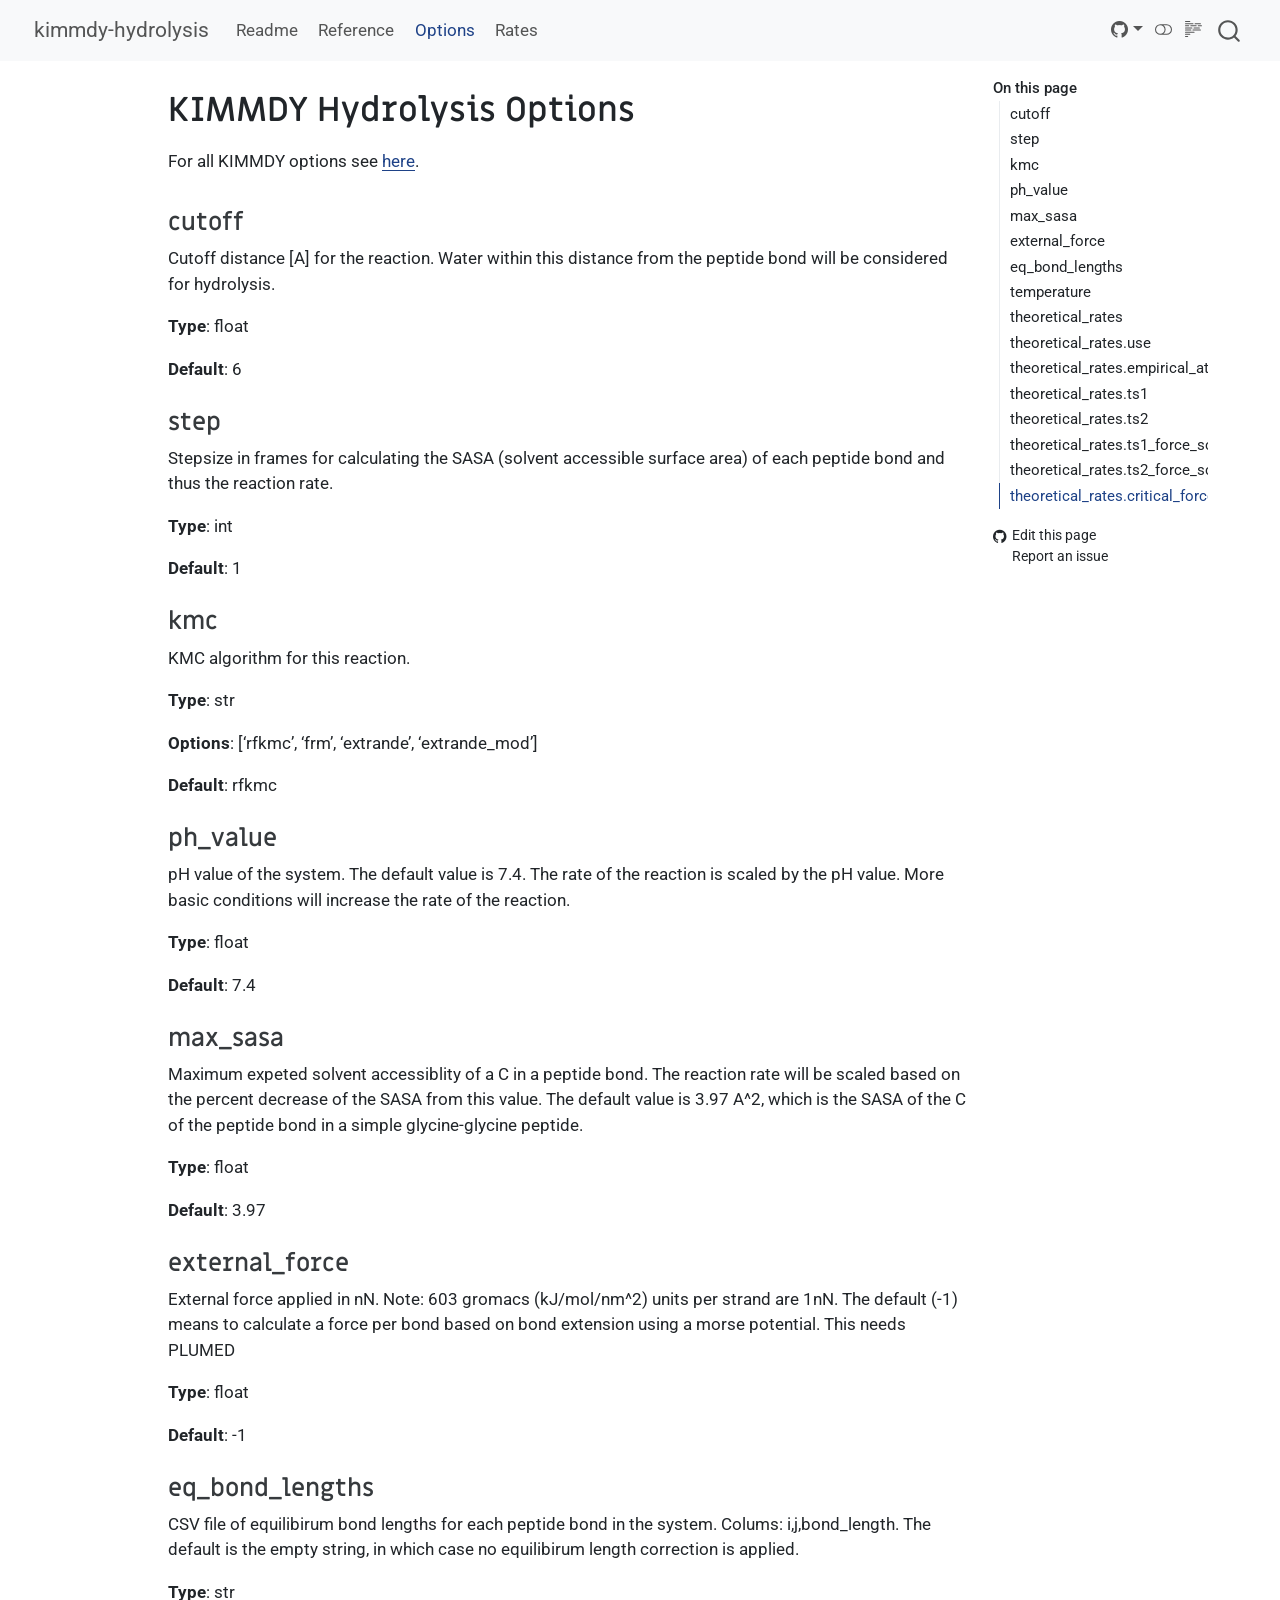
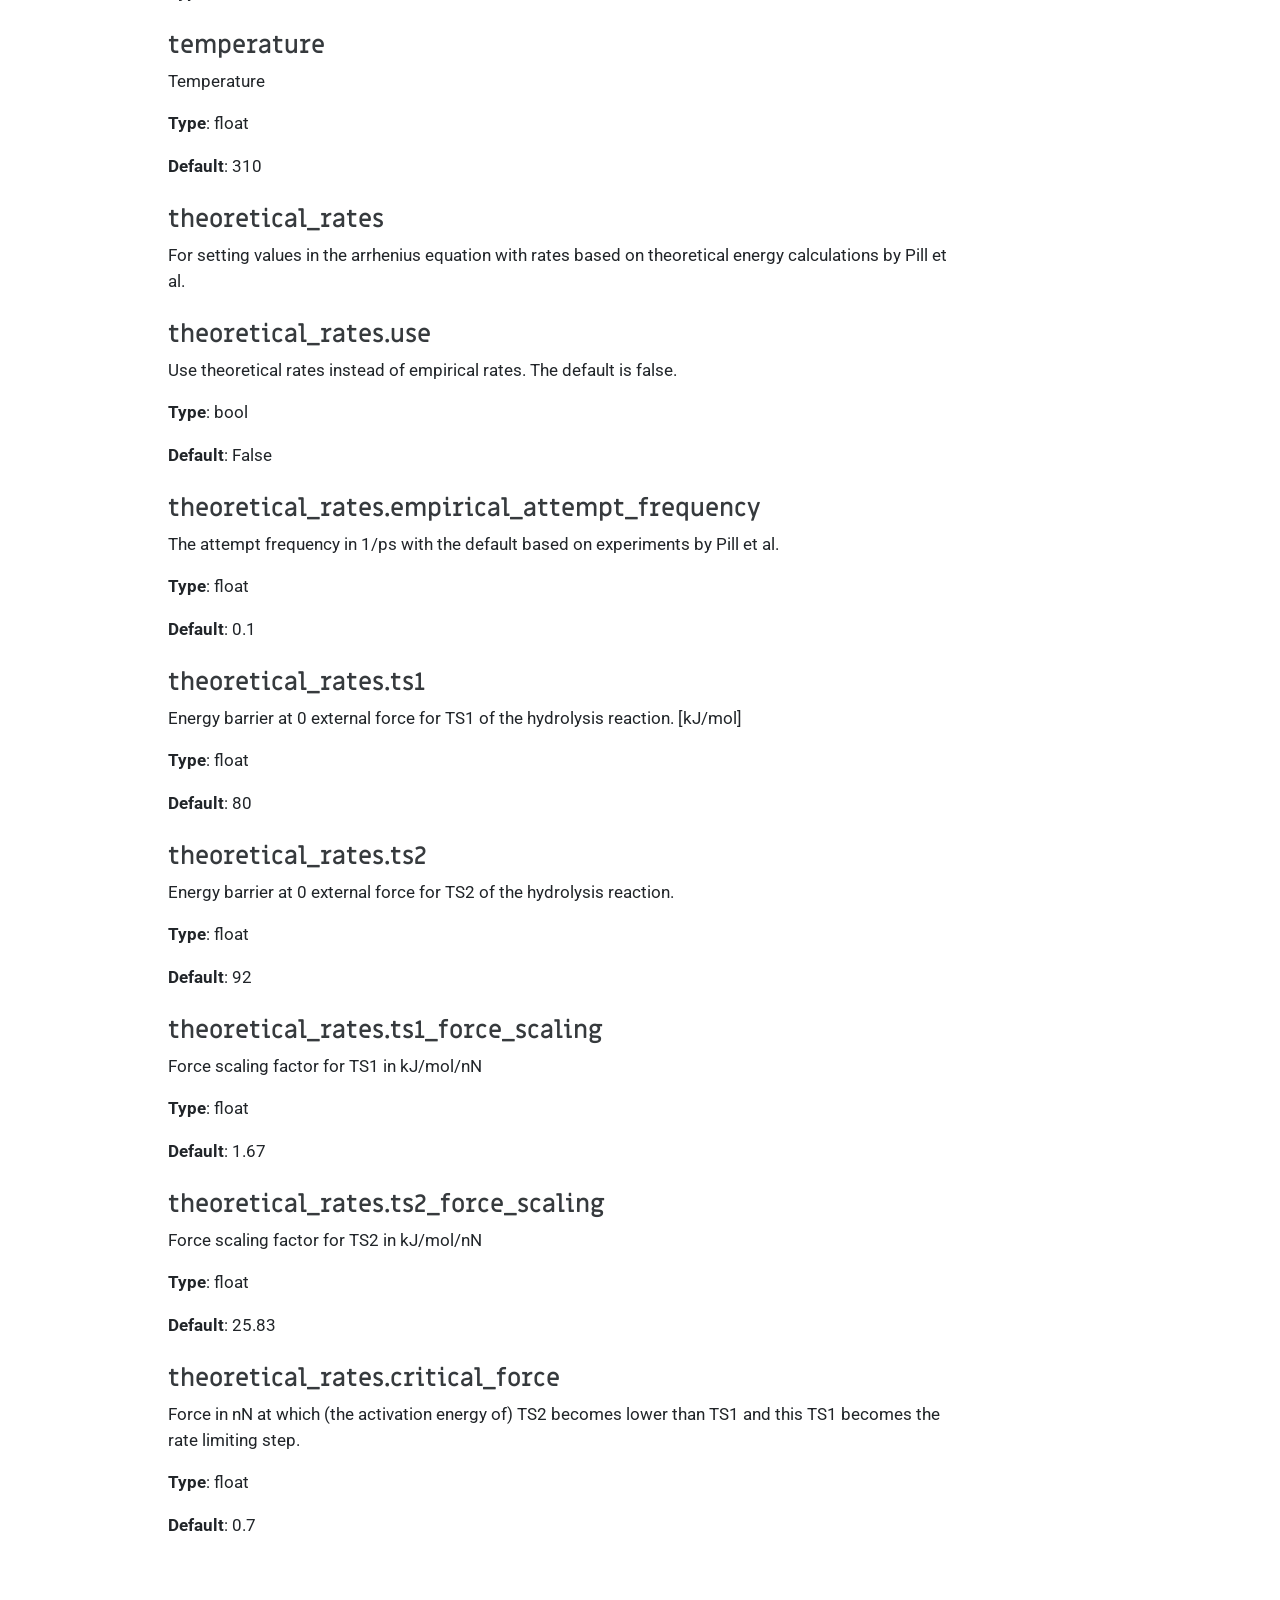
<file: docs/config.html>
<!DOCTYPE html>
<html xmlns="http://www.w3.org/1999/xhtml" lang="en" xml:lang="en"><head>

<meta charset="utf-8">
<meta name="generator" content="quarto-1.8.24">

<meta name="viewport" content="width=device-width, initial-scale=1.0, user-scalable=yes">


<title>config – kimmdy-hydrolysis</title>
<style>
code{white-space: pre-wrap;}
span.smallcaps{font-variant: small-caps;}
div.columns{display: flex; gap: min(4vw, 1.5em);}
div.column{flex: auto; overflow-x: auto;}
div.hanging-indent{margin-left: 1.5em; text-indent: -1.5em;}
ul.task-list{list-style: none;}
ul.task-list li input[type="checkbox"] {
  width: 0.8em;
  margin: 0 0.8em 0.2em -1em; /* quarto-specific, see https://github.com/quarto-dev/quarto-cli/issues/4556 */ 
  vertical-align: middle;
}
</style>


<script src="site_libs/quarto-nav/quarto-nav.js"></script>
<script src="site_libs/quarto-nav/headroom.min.js"></script>
<script src="site_libs/clipboard/clipboard.min.js"></script>
<script src="site_libs/quarto-search/autocomplete.umd.js"></script>
<script src="site_libs/quarto-search/fuse.min.js"></script>
<script src="site_libs/quarto-search/quarto-search.js"></script>
<meta name="quarto:offset" content="./">
<script src="site_libs/quarto-html/quarto.js" type="module"></script>
<script src="site_libs/quarto-html/tabsets/tabsets.js" type="module"></script>
<script src="site_libs/quarto-html/axe/axe-check.js" type="module"></script>
<script src="site_libs/quarto-html/popper.min.js"></script>
<script src="site_libs/quarto-html/tippy.umd.min.js"></script>
<script src="site_libs/quarto-html/anchor.min.js"></script>
<link href="site_libs/quarto-html/tippy.css" rel="stylesheet">
<link href="site_libs/quarto-html/quarto-syntax-highlighting-d6c3437fb6335e258a8ca9d148b2aab3.css" rel="stylesheet" class="quarto-color-scheme" id="quarto-text-highlighting-styles">
<link href="site_libs/quarto-html/quarto-syntax-highlighting-dark-9875003cc38504fc22ba4edac346fbd0.css" rel="stylesheet" class="quarto-color-scheme quarto-color-alternate" id="quarto-text-highlighting-styles">
<link href="site_libs/quarto-html/quarto-syntax-highlighting-d6c3437fb6335e258a8ca9d148b2aab3.css" rel="stylesheet" class="quarto-color-scheme-extra" id="quarto-text-highlighting-styles">
<script src="site_libs/bootstrap/bootstrap.min.js"></script>
<link href="site_libs/bootstrap/bootstrap-icons.css" rel="stylesheet">
<link href="site_libs/bootstrap/bootstrap-7efb255d08e06fca9642b2e622a0ded5.min.css" rel="stylesheet" append-hash="true" class="quarto-color-scheme" id="quarto-bootstrap" data-mode="light">
<link href="site_libs/bootstrap/bootstrap-dark-f87e0ca9108a3193c355a446be0d08b9.min.css" rel="stylesheet" append-hash="true" class="quarto-color-scheme quarto-color-alternate" id="quarto-bootstrap" data-mode="dark">
<link href="site_libs/bootstrap/bootstrap-7efb255d08e06fca9642b2e622a0ded5.min.css" rel="stylesheet" append-hash="true" class="quarto-color-scheme-extra" id="quarto-bootstrap" data-mode="light">
<script id="quarto-search-options" type="application/json">{
  "location": "navbar",
  "copy-button": false,
  "collapse-after": 3,
  "panel-placement": "end",
  "type": "overlay",
  "limit": 50,
  "keyboard-shortcut": [
    "f",
    "/",
    "s"
  ],
  "show-item-context": false,
  "language": {
    "search-no-results-text": "No results",
    "search-matching-documents-text": "matching documents",
    "search-copy-link-title": "Copy link to search",
    "search-hide-matches-text": "Hide additional matches",
    "search-more-match-text": "more match in this document",
    "search-more-matches-text": "more matches in this document",
    "search-clear-button-title": "Clear",
    "search-text-placeholder": "",
    "search-detached-cancel-button-title": "Cancel",
    "search-submit-button-title": "Submit",
    "search-label": "Search"
  }
}</script>


</head>

<body class="nav-fixed quarto-light"><script id="quarto-html-before-body" type="application/javascript">
    const toggleBodyColorMode = (bsSheetEl) => {
      const mode = bsSheetEl.getAttribute("data-mode");
      const bodyEl = window.document.querySelector("body");
      if (mode === "dark") {
        bodyEl.classList.add("quarto-dark");
        bodyEl.classList.remove("quarto-light");
      } else {
        bodyEl.classList.add("quarto-light");
        bodyEl.classList.remove("quarto-dark");
      }
    }
    const toggleBodyColorPrimary = () => {
      const bsSheetEl = window.document.querySelector("link#quarto-bootstrap:not([rel=disabled-stylesheet])");
      if (bsSheetEl) {
        toggleBodyColorMode(bsSheetEl);
      }
    }
    const setColorSchemeToggle = (alternate) => {
      const toggles = window.document.querySelectorAll('.quarto-color-scheme-toggle');
      for (let i=0; i < toggles.length; i++) {
        const toggle = toggles[i];
        if (toggle) {
          if (alternate) {
            toggle.classList.add("alternate");
          } else {
            toggle.classList.remove("alternate");
          }
        }
      }
    };
    const toggleColorMode = (alternate) => {
      // Switch the stylesheets
      const primaryStylesheets = window.document.querySelectorAll('link.quarto-color-scheme:not(.quarto-color-alternate)');
      const alternateStylesheets = window.document.querySelectorAll('link.quarto-color-scheme.quarto-color-alternate');
      manageTransitions('#quarto-margin-sidebar .nav-link', false);
      if (alternate) {
        // note: dark is layered on light, we don't disable primary!
        enableStylesheet(alternateStylesheets);
        for (const sheetNode of alternateStylesheets) {
          if (sheetNode.id === "quarto-bootstrap") {
            toggleBodyColorMode(sheetNode);
          }
        }
      } else {
        disableStylesheet(alternateStylesheets);
        enableStylesheet(primaryStylesheets)
        toggleBodyColorPrimary();
      }
      manageTransitions('#quarto-margin-sidebar .nav-link', true);
      // Switch the toggles
      setColorSchemeToggle(alternate)
      // Hack to workaround the fact that safari doesn't
      // properly recolor the scrollbar when toggling (#1455)
      if (navigator.userAgent.indexOf('Safari') > 0 && navigator.userAgent.indexOf('Chrome') == -1) {
        manageTransitions("body", false);
        window.scrollTo(0, 1);
        setTimeout(() => {
          window.scrollTo(0, 0);
          manageTransitions("body", true);
        }, 40);
      }
    }
    const disableStylesheet = (stylesheets) => {
      for (let i=0; i < stylesheets.length; i++) {
        const stylesheet = stylesheets[i];
        stylesheet.rel = 'disabled-stylesheet';
      }
    }
    const enableStylesheet = (stylesheets) => {
      for (let i=0; i < stylesheets.length; i++) {
        const stylesheet = stylesheets[i];
        if(stylesheet.rel !== 'stylesheet') { // for Chrome, which will still FOUC without this check
          stylesheet.rel = 'stylesheet';
        }
      }
    }
    const manageTransitions = (selector, allowTransitions) => {
      const els = window.document.querySelectorAll(selector);
      for (let i=0; i < els.length; i++) {
        const el = els[i];
        if (allowTransitions) {
          el.classList.remove('notransition');
        } else {
          el.classList.add('notransition');
        }
      }
    }
    const isFileUrl = () => {
      return window.location.protocol === 'file:';
    }
    const hasAlternateSentinel = () => {
      let styleSentinel = getColorSchemeSentinel();
      if (styleSentinel !== null) {
        return styleSentinel === "alternate";
      } else {
        return false;
      }
    }
    const setStyleSentinel = (alternate) => {
      const value = alternate ? "alternate" : "default";
      if (!isFileUrl()) {
        window.localStorage.setItem("quarto-color-scheme", value);
      } else {
        localAlternateSentinel = value;
      }
    }
    const getColorSchemeSentinel = () => {
      if (!isFileUrl()) {
        const storageValue = window.localStorage.getItem("quarto-color-scheme");
        return storageValue != null ? storageValue : localAlternateSentinel;
      } else {
        return localAlternateSentinel;
      }
    }
    const toggleGiscusIfUsed = (isAlternate, darkModeDefault) => {
      const baseTheme = document.querySelector('#giscus-base-theme')?.value ?? 'light';
      const alternateTheme = document.querySelector('#giscus-alt-theme')?.value ?? 'dark';
      let newTheme = '';
      if(authorPrefersDark) {
        newTheme = isAlternate ? baseTheme : alternateTheme;
      } else {
        newTheme = isAlternate ? alternateTheme : baseTheme;
      }
      const changeGiscusTheme = () => {
        // From: https://github.com/giscus/giscus/issues/336
        const sendMessage = (message) => {
          const iframe = document.querySelector('iframe.giscus-frame');
          if (!iframe) return;
          iframe.contentWindow.postMessage({ giscus: message }, 'https://giscus.app');
        }
        sendMessage({
          setConfig: {
            theme: newTheme
          }
        });
      }
      const isGiscussLoaded = window.document.querySelector('iframe.giscus-frame') !== null;
      if (isGiscussLoaded) {
        changeGiscusTheme();
      }
    };
    const authorPrefersDark = false;
    const darkModeDefault = authorPrefersDark;
      document.querySelector('link#quarto-text-highlighting-styles.quarto-color-scheme-extra').rel = 'disabled-stylesheet';
      document.querySelector('link#quarto-bootstrap.quarto-color-scheme-extra').rel = 'disabled-stylesheet';
    let localAlternateSentinel = darkModeDefault ? 'alternate' : 'default';
    // Dark / light mode switch
    window.quartoToggleColorScheme = () => {
      // Read the current dark / light value
      let toAlternate = !hasAlternateSentinel();
      toggleColorMode(toAlternate);
      setStyleSentinel(toAlternate);
      toggleGiscusIfUsed(toAlternate, darkModeDefault);
      window.dispatchEvent(new Event('resize'));
    };
    // Switch to dark mode if need be
    if (hasAlternateSentinel()) {
      toggleColorMode(true);
    } else {
      toggleColorMode(false);
    }
  </script>

<div id="quarto-search-results"></div>
  <header id="quarto-header" class="headroom fixed-top">
    <nav class="navbar navbar-expand-lg " data-bs-theme="dark">
      <div class="navbar-container container-fluid">
      <div class="navbar-brand-container mx-auto">
    <a href="./index.html" class="navbar-brand navbar-brand-logo">
    </a>
    <a class="navbar-brand" href="./index.html">
    <span class="navbar-title">kimmdy-hydrolysis</span>
    </a>
  </div>
            <div id="quarto-search" class="" title="Search"></div>
          <button class="navbar-toggler" type="button" data-bs-toggle="collapse" data-bs-target="#navbarCollapse" aria-controls="navbarCollapse" role="menu" aria-expanded="false" aria-label="Toggle navigation" onclick="if (window.quartoToggleHeadroom) { window.quartoToggleHeadroom(); }">
  <span class="navbar-toggler-icon"></span>
</button>
          <div class="collapse navbar-collapse" id="navbarCollapse">
            <ul class="navbar-nav navbar-nav-scroll me-auto">
  <li class="nav-item">
    <a class="nav-link" href="./index.html"> 
<span class="menu-text">Readme</span></a>
  </li>  
  <li class="nav-item">
    <a class="nav-link" href="./_reference/index.html"> 
<span class="menu-text">Reference</span></a>
  </li>  
  <li class="nav-item">
    <a class="nav-link active" href="./config.html" aria-current="page"> 
<span class="menu-text">Options</span></a>
  </li>  
  <li class="nav-item">
    <a class="nav-link" href="./rates.html"> 
<span class="menu-text">Rates</span></a>
  </li>  
</ul>
          </div> <!-- /navcollapse -->
            <div class="quarto-navbar-tools tools-wide">
    <div class="dropdown">
      <a href="" title="" id="quarto-navigation-tool-dropdown-0" class="quarto-navigation-tool dropdown-toggle px-1" data-bs-toggle="dropdown" aria-expanded="false" role="link" aria-label=""><i class="bi bi-github"></i></a>
      <ul class="dropdown-menu" aria-labelledby="quarto-navigation-tool-dropdown-0">
          <li>
            <a class="dropdown-item quarto-navbar-tools-item" href="https://github.com/graeter-group/kimmdy-hydrolysis">
            Source Code
            </a>
          </li>
          <li>
            <a class="dropdown-item quarto-navbar-tools-item" href="https://github.com/graeter-group/kimmdy-hydrolysis/issues/new">
            Report a Bug
            </a>
          </li>
      </ul>
    </div>
  <a href="" class="quarto-color-scheme-toggle quarto-navigation-tool  px-1" onclick="window.quartoToggleColorScheme(); return false;" title="Toggle dark mode"><i class="bi"></i></a>
  <a href="" class="quarto-reader-toggle quarto-navigation-tool px-1" onclick="window.quartoToggleReader(); return false;" title="Toggle reader mode">
  <div class="quarto-reader-toggle-btn">
  <i class="bi"></i>
  </div>
</a>
</div>
      </div> <!-- /container-fluid -->
    </nav>
</header>
<!-- content -->
<div id="quarto-content" class="quarto-container page-columns page-rows-contents page-layout-article page-navbar">
<!-- sidebar -->
<!-- margin-sidebar -->
    <div id="quarto-margin-sidebar" class="sidebar margin-sidebar">
        <nav id="TOC" role="doc-toc" class="toc-active" data-toc-expanded="99">
    <h2 id="toc-title">On this page</h2>
   
  <ul>
  <li><a href="#cutoff" id="toc-cutoff" class="nav-link active" data-scroll-target="#cutoff">cutoff</a></li>
  <li><a href="#step" id="toc-step" class="nav-link" data-scroll-target="#step">step</a></li>
  <li><a href="#kmc" id="toc-kmc" class="nav-link" data-scroll-target="#kmc">kmc</a></li>
  <li><a href="#ph_value" id="toc-ph_value" class="nav-link" data-scroll-target="#ph_value">ph_value</a></li>
  <li><a href="#max_sasa" id="toc-max_sasa" class="nav-link" data-scroll-target="#max_sasa">max_sasa</a></li>
  <li><a href="#external_force" id="toc-external_force" class="nav-link" data-scroll-target="#external_force">external_force</a></li>
  <li><a href="#eq_bond_lengths" id="toc-eq_bond_lengths" class="nav-link" data-scroll-target="#eq_bond_lengths">eq_bond_lengths</a></li>
  <li><a href="#temperature" id="toc-temperature" class="nav-link" data-scroll-target="#temperature">temperature</a></li>
  <li><a href="#theoretical_rates" id="toc-theoretical_rates" class="nav-link" data-scroll-target="#theoretical_rates">theoretical_rates</a></li>
  <li><a href="#theoretical_rates.use" id="toc-theoretical_rates.use" class="nav-link" data-scroll-target="#theoretical_rates.use">theoretical_rates.use</a></li>
  <li><a href="#theoretical_rates.empirical_attempt_frequency" id="toc-theoretical_rates.empirical_attempt_frequency" class="nav-link" data-scroll-target="#theoretical_rates.empirical_attempt_frequency">theoretical_rates.empirical_attempt_frequency</a></li>
  <li><a href="#theoretical_rates.ts1" id="toc-theoretical_rates.ts1" class="nav-link" data-scroll-target="#theoretical_rates.ts1">theoretical_rates.ts1</a></li>
  <li><a href="#theoretical_rates.ts2" id="toc-theoretical_rates.ts2" class="nav-link" data-scroll-target="#theoretical_rates.ts2">theoretical_rates.ts2</a></li>
  <li><a href="#theoretical_rates.ts1_force_scaling" id="toc-theoretical_rates.ts1_force_scaling" class="nav-link" data-scroll-target="#theoretical_rates.ts1_force_scaling">theoretical_rates.ts1_force_scaling</a></li>
  <li><a href="#theoretical_rates.ts2_force_scaling" id="toc-theoretical_rates.ts2_force_scaling" class="nav-link" data-scroll-target="#theoretical_rates.ts2_force_scaling">theoretical_rates.ts2_force_scaling</a></li>
  <li><a href="#theoretical_rates.critical_force" id="toc-theoretical_rates.critical_force" class="nav-link" data-scroll-target="#theoretical_rates.critical_force">theoretical_rates.critical_force</a></li>
  </ul>
<div class="toc-actions"><ul><li><a href="https://github.com/graeter-group/kimmdy-hydrolysis/edit/main/config.qmd" class="toc-action"><i class="bi bi-github"></i>Edit this page</a></li><li><a href="https://github.com/graeter-group/kimmdy-hydrolysis/issues/new" class="toc-action"><i class="bi empty"></i>Report an issue</a></li></ul></div></nav>
    </div>
<!-- main -->
<main class="content" id="quarto-document-content">


<header id="title-block-header" class="quarto-title-block default">
<div class="quarto-title">
<h1 class="title">KIMMDY Hydrolysis Options</h1>
</div>



<div class="quarto-title-meta">

    
  
    
  </div>
  


</header>


<p>For all KIMMDY options see <a href="https://graeter-group.github.io/kimmdy/guide/references/input.html#all-options">here</a>.</p>
<section id="cutoff" class="level3">
<h3 class="anchored" data-anchor-id="cutoff">cutoff</h3>
<p>Cutoff distance [A] for the reaction. Water within this distance from the peptide bond will be considered for hydrolysis.</p>
<p><strong>Type</strong>: float</p>
<p><strong>Default</strong>: 6</p>
</section>
<section id="step" class="level3">
<h3 class="anchored" data-anchor-id="step">step</h3>
<p>Stepsize in frames for calculating the SASA (solvent accessible surface area) of each peptide bond and thus the reaction rate.</p>
<p><strong>Type</strong>: int</p>
<p><strong>Default</strong>: 1</p>
</section>
<section id="kmc" class="level3">
<h3 class="anchored" data-anchor-id="kmc">kmc</h3>
<p>KMC algorithm for this reaction.</p>
<p><strong>Type</strong>: str</p>
<p><strong>Options</strong>: [‘rfkmc’, ‘frm’, ‘extrande’, ‘extrande_mod’]</p>
<p><strong>Default</strong>: rfkmc</p>
</section>
<section id="ph_value" class="level3">
<h3 class="anchored" data-anchor-id="ph_value">ph_value</h3>
<p>pH value of the system. The default value is 7.4. The rate of the reaction is scaled by the pH value. More basic conditions will increase the rate of the reaction.</p>
<p><strong>Type</strong>: float</p>
<p><strong>Default</strong>: 7.4</p>
</section>
<section id="max_sasa" class="level3">
<h3 class="anchored" data-anchor-id="max_sasa">max_sasa</h3>
<p>Maximum expeted solvent accessiblity of a C in a peptide bond. The reaction rate will be scaled based on the percent decrease of the SASA from this value. The default value is 3.97 A^2, which is the SASA of the C of the peptide bond in a simple glycine-glycine peptide.</p>
<p><strong>Type</strong>: float</p>
<p><strong>Default</strong>: 3.97</p>
</section>
<section id="external_force" class="level3">
<h3 class="anchored" data-anchor-id="external_force">external_force</h3>
<p>External force applied in nN. Note: 603 gromacs (kJ/mol/nm^2) units per strand are 1nN. The default (-1) means to calculate a force per bond based on bond extension using a morse potential. This needs PLUMED</p>
<p><strong>Type</strong>: float</p>
<p><strong>Default</strong>: -1</p>
</section>
<section id="eq_bond_lengths" class="level3">
<h3 class="anchored" data-anchor-id="eq_bond_lengths">eq_bond_lengths</h3>
<p>CSV file of equilibirum bond lengths for each peptide bond in the system. Colums: i,j,bond_length. The default is the empty string, in which case no equilibirum length correction is applied.</p>
<p><strong>Type</strong>: str</p>
</section>
<section id="temperature" class="level3">
<h3 class="anchored" data-anchor-id="temperature">temperature</h3>
<p>Temperature</p>
<p><strong>Type</strong>: float</p>
<p><strong>Default</strong>: 310</p>
</section>
<section id="theoretical_rates" class="level3">
<h3 class="anchored" data-anchor-id="theoretical_rates">theoretical_rates</h3>
<p>For setting values in the arrhenius equation with rates based on theoretical energy calculations by Pill et al.</p>
</section>
<section id="theoretical_rates.use" class="level3">
<h3 class="anchored" data-anchor-id="theoretical_rates.use">theoretical_rates.use</h3>
<p>Use theoretical rates instead of empirical rates. The default is false.</p>
<p><strong>Type</strong>: bool</p>
<p><strong>Default</strong>: False</p>
</section>
<section id="theoretical_rates.empirical_attempt_frequency" class="level3">
<h3 class="anchored" data-anchor-id="theoretical_rates.empirical_attempt_frequency">theoretical_rates.empirical_attempt_frequency</h3>
<p>The attempt frequency in 1/ps with the default based on experiments by Pill et al.</p>
<p><strong>Type</strong>: float</p>
<p><strong>Default</strong>: 0.1</p>
</section>
<section id="theoretical_rates.ts1" class="level3">
<h3 class="anchored" data-anchor-id="theoretical_rates.ts1">theoretical_rates.ts1</h3>
<p>Energy barrier at 0 external force for TS1 of the hydrolysis reaction. [kJ/mol]</p>
<p><strong>Type</strong>: float</p>
<p><strong>Default</strong>: 80</p>
</section>
<section id="theoretical_rates.ts2" class="level3">
<h3 class="anchored" data-anchor-id="theoretical_rates.ts2">theoretical_rates.ts2</h3>
<p>Energy barrier at 0 external force for TS2 of the hydrolysis reaction.</p>
<p><strong>Type</strong>: float</p>
<p><strong>Default</strong>: 92</p>
</section>
<section id="theoretical_rates.ts1_force_scaling" class="level3">
<h3 class="anchored" data-anchor-id="theoretical_rates.ts1_force_scaling">theoretical_rates.ts1_force_scaling</h3>
<p>Force scaling factor for TS1 in kJ/mol/nN</p>
<p><strong>Type</strong>: float</p>
<p><strong>Default</strong>: 1.67</p>
</section>
<section id="theoretical_rates.ts2_force_scaling" class="level3">
<h3 class="anchored" data-anchor-id="theoretical_rates.ts2_force_scaling">theoretical_rates.ts2_force_scaling</h3>
<p>Force scaling factor for TS2 in kJ/mol/nN</p>
<p><strong>Type</strong>: float</p>
<p><strong>Default</strong>: 25.83</p>
</section>
<section id="theoretical_rates.critical_force" class="level3">
<h3 class="anchored" data-anchor-id="theoretical_rates.critical_force">theoretical_rates.critical_force</h3>
<p>Force in nN at which (the activation energy of) TS2 becomes lower than TS1 and this TS1 becomes the rate limiting step.</p>
<p><strong>Type</strong>: float</p>
<p><strong>Default</strong>: 0.7</p>


</section>

<a onclick="window.scrollTo(0, 0); return false;" role="button" id="quarto-back-to-top"><i class="bi bi-arrow-up"></i> Back to top</a></main> <!-- /main -->
<script id="quarto-html-after-body" type="application/javascript">
  window.document.addEventListener("DOMContentLoaded", function (event) {
    // Ensure there is a toggle, if there isn't float one in the top right
    if (window.document.querySelector('.quarto-color-scheme-toggle') === null) {
      const a = window.document.createElement('a');
      a.classList.add('top-right');
      a.classList.add('quarto-color-scheme-toggle');
      a.href = "";
      a.onclick = function() { try { window.quartoToggleColorScheme(); } catch {} return false; };
      const i = window.document.createElement("i");
      i.classList.add('bi');
      a.appendChild(i);
      window.document.body.appendChild(a);
    }
    setColorSchemeToggle(hasAlternateSentinel())
    const icon = "";
    const anchorJS = new window.AnchorJS();
    anchorJS.options = {
      placement: 'right',
      icon: icon
    };
    anchorJS.add('.anchored');
    const isCodeAnnotation = (el) => {
      for (const clz of el.classList) {
        if (clz.startsWith('code-annotation-')) {                     
          return true;
        }
      }
      return false;
    }
    const onCopySuccess = function(e) {
      // button target
      const button = e.trigger;
      // don't keep focus
      button.blur();
      // flash "checked"
      button.classList.add('code-copy-button-checked');
      var currentTitle = button.getAttribute("title");
      button.setAttribute("title", "Copied!");
      let tooltip;
      if (window.bootstrap) {
        button.setAttribute("data-bs-toggle", "tooltip");
        button.setAttribute("data-bs-placement", "left");
        button.setAttribute("data-bs-title", "Copied!");
        tooltip = new bootstrap.Tooltip(button, 
          { trigger: "manual", 
            customClass: "code-copy-button-tooltip",
            offset: [0, -8]});
        tooltip.show();    
      }
      setTimeout(function() {
        if (tooltip) {
          tooltip.hide();
          button.removeAttribute("data-bs-title");
          button.removeAttribute("data-bs-toggle");
          button.removeAttribute("data-bs-placement");
        }
        button.setAttribute("title", currentTitle);
        button.classList.remove('code-copy-button-checked');
      }, 1000);
      // clear code selection
      e.clearSelection();
    }
    const getTextToCopy = function(trigger) {
      const outerScaffold = trigger.parentElement.cloneNode(true);
      const codeEl = outerScaffold.querySelector('code');
      for (const childEl of codeEl.children) {
        if (isCodeAnnotation(childEl)) {
          childEl.remove();
        }
      }
      return codeEl.innerText;
    }
    const clipboard = new window.ClipboardJS('.code-copy-button:not([data-in-quarto-modal])', {
      text: getTextToCopy
    });
    clipboard.on('success', onCopySuccess);
    if (window.document.getElementById('quarto-embedded-source-code-modal')) {
      const clipboardModal = new window.ClipboardJS('.code-copy-button[data-in-quarto-modal]', {
        text: getTextToCopy,
        container: window.document.getElementById('quarto-embedded-source-code-modal')
      });
      clipboardModal.on('success', onCopySuccess);
    }
      var localhostRegex = new RegExp(/^(?:http|https):\/\/localhost\:?[0-9]*\//);
      var mailtoRegex = new RegExp(/^mailto:/);
        var filterRegex = new RegExp("http:\/\/graeter-group\.github\.io\/kimmdy-hydrolysis");
      var isInternal = (href) => {
          return filterRegex.test(href) || localhostRegex.test(href) || mailtoRegex.test(href);
      }
      // Inspect non-navigation links and adorn them if external
     var links = window.document.querySelectorAll('a[href]:not(.nav-link):not(.navbar-brand):not(.toc-action):not(.sidebar-link):not(.sidebar-item-toggle):not(.pagination-link):not(.no-external):not([aria-hidden]):not(.dropdown-item):not(.quarto-navigation-tool):not(.about-link)');
      for (var i=0; i<links.length; i++) {
        const link = links[i];
        if (!isInternal(link.href)) {
          // undo the damage that might have been done by quarto-nav.js in the case of
          // links that we want to consider external
          if (link.dataset.originalHref !== undefined) {
            link.href = link.dataset.originalHref;
          }
        }
      }
    function tippyHover(el, contentFn, onTriggerFn, onUntriggerFn) {
      const config = {
        allowHTML: true,
        maxWidth: 500,
        delay: 100,
        arrow: false,
        appendTo: function(el) {
            return el.parentElement;
        },
        interactive: true,
        interactiveBorder: 10,
        theme: 'quarto',
        placement: 'bottom-start',
      };
      if (contentFn) {
        config.content = contentFn;
      }
      if (onTriggerFn) {
        config.onTrigger = onTriggerFn;
      }
      if (onUntriggerFn) {
        config.onUntrigger = onUntriggerFn;
      }
      window.tippy(el, config); 
    }
    const noterefs = window.document.querySelectorAll('a[role="doc-noteref"]');
    for (var i=0; i<noterefs.length; i++) {
      const ref = noterefs[i];
      tippyHover(ref, function() {
        // use id or data attribute instead here
        let href = ref.getAttribute('data-footnote-href') || ref.getAttribute('href');
        try { href = new URL(href).hash; } catch {}
        const id = href.replace(/^#\/?/, "");
        const note = window.document.getElementById(id);
        if (note) {
          return note.innerHTML;
        } else {
          return "";
        }
      });
    }
    const xrefs = window.document.querySelectorAll('a.quarto-xref');
    const processXRef = (id, note) => {
      // Strip column container classes
      const stripColumnClz = (el) => {
        el.classList.remove("page-full", "page-columns");
        if (el.children) {
          for (const child of el.children) {
            stripColumnClz(child);
          }
        }
      }
      stripColumnClz(note)
      if (id === null || id.startsWith('sec-')) {
        // Special case sections, only their first couple elements
        const container = document.createElement("div");
        if (note.children && note.children.length > 2) {
          container.appendChild(note.children[0].cloneNode(true));
          for (let i = 1; i < note.children.length; i++) {
            const child = note.children[i];
            if (child.tagName === "P" && child.innerText === "") {
              continue;
            } else {
              container.appendChild(child.cloneNode(true));
              break;
            }
          }
          if (window.Quarto?.typesetMath) {
            window.Quarto.typesetMath(container);
          }
          return container.innerHTML
        } else {
          if (window.Quarto?.typesetMath) {
            window.Quarto.typesetMath(note);
          }
          return note.innerHTML;
        }
      } else {
        // Remove any anchor links if they are present
        const anchorLink = note.querySelector('a.anchorjs-link');
        if (anchorLink) {
          anchorLink.remove();
        }
        if (window.Quarto?.typesetMath) {
          window.Quarto.typesetMath(note);
        }
        if (note.classList.contains("callout")) {
          return note.outerHTML;
        } else {
          return note.innerHTML;
        }
      }
    }
    for (var i=0; i<xrefs.length; i++) {
      const xref = xrefs[i];
      tippyHover(xref, undefined, function(instance) {
        instance.disable();
        let url = xref.getAttribute('href');
        let hash = undefined; 
        if (url.startsWith('#')) {
          hash = url;
        } else {
          try { hash = new URL(url).hash; } catch {}
        }
        if (hash) {
          const id = hash.replace(/^#\/?/, "");
          const note = window.document.getElementById(id);
          if (note !== null) {
            try {
              const html = processXRef(id, note.cloneNode(true));
              instance.setContent(html);
            } finally {
              instance.enable();
              instance.show();
            }
          } else {
            // See if we can fetch this
            fetch(url.split('#')[0])
            .then(res => res.text())
            .then(html => {
              const parser = new DOMParser();
              const htmlDoc = parser.parseFromString(html, "text/html");
              const note = htmlDoc.getElementById(id);
              if (note !== null) {
                const html = processXRef(id, note);
                instance.setContent(html);
              } 
            }).finally(() => {
              instance.enable();
              instance.show();
            });
          }
        } else {
          // See if we can fetch a full url (with no hash to target)
          // This is a special case and we should probably do some content thinning / targeting
          fetch(url)
          .then(res => res.text())
          .then(html => {
            const parser = new DOMParser();
            const htmlDoc = parser.parseFromString(html, "text/html");
            const note = htmlDoc.querySelector('main.content');
            if (note !== null) {
              // This should only happen for chapter cross references
              // (since there is no id in the URL)
              // remove the first header
              if (note.children.length > 0 && note.children[0].tagName === "HEADER") {
                note.children[0].remove();
              }
              const html = processXRef(null, note);
              instance.setContent(html);
            } 
          }).finally(() => {
            instance.enable();
            instance.show();
          });
        }
      }, function(instance) {
      });
    }
        let selectedAnnoteEl;
        const selectorForAnnotation = ( cell, annotation) => {
          let cellAttr = 'data-code-cell="' + cell + '"';
          let lineAttr = 'data-code-annotation="' +  annotation + '"';
          const selector = 'span[' + cellAttr + '][' + lineAttr + ']';
          return selector;
        }
        const selectCodeLines = (annoteEl) => {
          const doc = window.document;
          const targetCell = annoteEl.getAttribute("data-target-cell");
          const targetAnnotation = annoteEl.getAttribute("data-target-annotation");
          const annoteSpan = window.document.querySelector(selectorForAnnotation(targetCell, targetAnnotation));
          const lines = annoteSpan.getAttribute("data-code-lines").split(",");
          const lineIds = lines.map((line) => {
            return targetCell + "-" + line;
          })
          let top = null;
          let height = null;
          let parent = null;
          if (lineIds.length > 0) {
              //compute the position of the single el (top and bottom and make a div)
              const el = window.document.getElementById(lineIds[0]);
              top = el.offsetTop;
              height = el.offsetHeight;
              parent = el.parentElement.parentElement;
            if (lineIds.length > 1) {
              const lastEl = window.document.getElementById(lineIds[lineIds.length - 1]);
              const bottom = lastEl.offsetTop + lastEl.offsetHeight;
              height = bottom - top;
            }
            if (top !== null && height !== null && parent !== null) {
              // cook up a div (if necessary) and position it 
              let div = window.document.getElementById("code-annotation-line-highlight");
              if (div === null) {
                div = window.document.createElement("div");
                div.setAttribute("id", "code-annotation-line-highlight");
                div.style.position = 'absolute';
                parent.appendChild(div);
              }
              div.style.top = top - 2 + "px";
              div.style.height = height + 4 + "px";
              div.style.left = 0;
              let gutterDiv = window.document.getElementById("code-annotation-line-highlight-gutter");
              if (gutterDiv === null) {
                gutterDiv = window.document.createElement("div");
                gutterDiv.setAttribute("id", "code-annotation-line-highlight-gutter");
                gutterDiv.style.position = 'absolute';
                const codeCell = window.document.getElementById(targetCell);
                const gutter = codeCell.querySelector('.code-annotation-gutter');
                gutter.appendChild(gutterDiv);
              }
              gutterDiv.style.top = top - 2 + "px";
              gutterDiv.style.height = height + 4 + "px";
            }
            selectedAnnoteEl = annoteEl;
          }
        };
        const unselectCodeLines = () => {
          const elementsIds = ["code-annotation-line-highlight", "code-annotation-line-highlight-gutter"];
          elementsIds.forEach((elId) => {
            const div = window.document.getElementById(elId);
            if (div) {
              div.remove();
            }
          });
          selectedAnnoteEl = undefined;
        };
          // Handle positioning of the toggle
      window.addEventListener(
        "resize",
        throttle(() => {
          elRect = undefined;
          if (selectedAnnoteEl) {
            selectCodeLines(selectedAnnoteEl);
          }
        }, 10)
      );
      function throttle(fn, ms) {
      let throttle = false;
      let timer;
        return (...args) => {
          if(!throttle) { // first call gets through
              fn.apply(this, args);
              throttle = true;
          } else { // all the others get throttled
              if(timer) clearTimeout(timer); // cancel #2
              timer = setTimeout(() => {
                fn.apply(this, args);
                timer = throttle = false;
              }, ms);
          }
        };
      }
        // Attach click handler to the DT
        const annoteDls = window.document.querySelectorAll('dt[data-target-cell]');
        for (const annoteDlNode of annoteDls) {
          annoteDlNode.addEventListener('click', (event) => {
            const clickedEl = event.target;
            if (clickedEl !== selectedAnnoteEl) {
              unselectCodeLines();
              const activeEl = window.document.querySelector('dt[data-target-cell].code-annotation-active');
              if (activeEl) {
                activeEl.classList.remove('code-annotation-active');
              }
              selectCodeLines(clickedEl);
              clickedEl.classList.add('code-annotation-active');
            } else {
              // Unselect the line
              unselectCodeLines();
              clickedEl.classList.remove('code-annotation-active');
            }
          });
        }
    const findCites = (el) => {
      const parentEl = el.parentElement;
      if (parentEl) {
        const cites = parentEl.dataset.cites;
        if (cites) {
          return {
            el,
            cites: cites.split(' ')
          };
        } else {
          return findCites(el.parentElement)
        }
      } else {
        return undefined;
      }
    };
    var bibliorefs = window.document.querySelectorAll('a[role="doc-biblioref"]');
    for (var i=0; i<bibliorefs.length; i++) {
      const ref = bibliorefs[i];
      const citeInfo = findCites(ref);
      if (citeInfo) {
        tippyHover(citeInfo.el, function() {
          var popup = window.document.createElement('div');
          citeInfo.cites.forEach(function(cite) {
            var citeDiv = window.document.createElement('div');
            citeDiv.classList.add('hanging-indent');
            citeDiv.classList.add('csl-entry');
            var biblioDiv = window.document.getElementById('ref-' + cite);
            if (biblioDiv) {
              citeDiv.innerHTML = biblioDiv.innerHTML;
            }
            popup.appendChild(citeDiv);
          });
          return popup.innerHTML;
        });
      }
    }
  });
  </script>
</div> <!-- /content -->




<footer class="footer"><div class="nav-footer"><div class="nav-footer-center"><div class="toc-actions d-sm-block d-md-none"><ul><li><a href="https://github.com/graeter-group/kimmdy-hydrolysis/edit/main/config.qmd" class="toc-action"><i class="bi bi-github"></i>Edit this page</a></li><li><a href="https://github.com/graeter-group/kimmdy-hydrolysis/issues/new" class="toc-action"><i class="bi empty"></i>Report an issue</a></li></ul></div></div></div></footer></body></html>
</file>
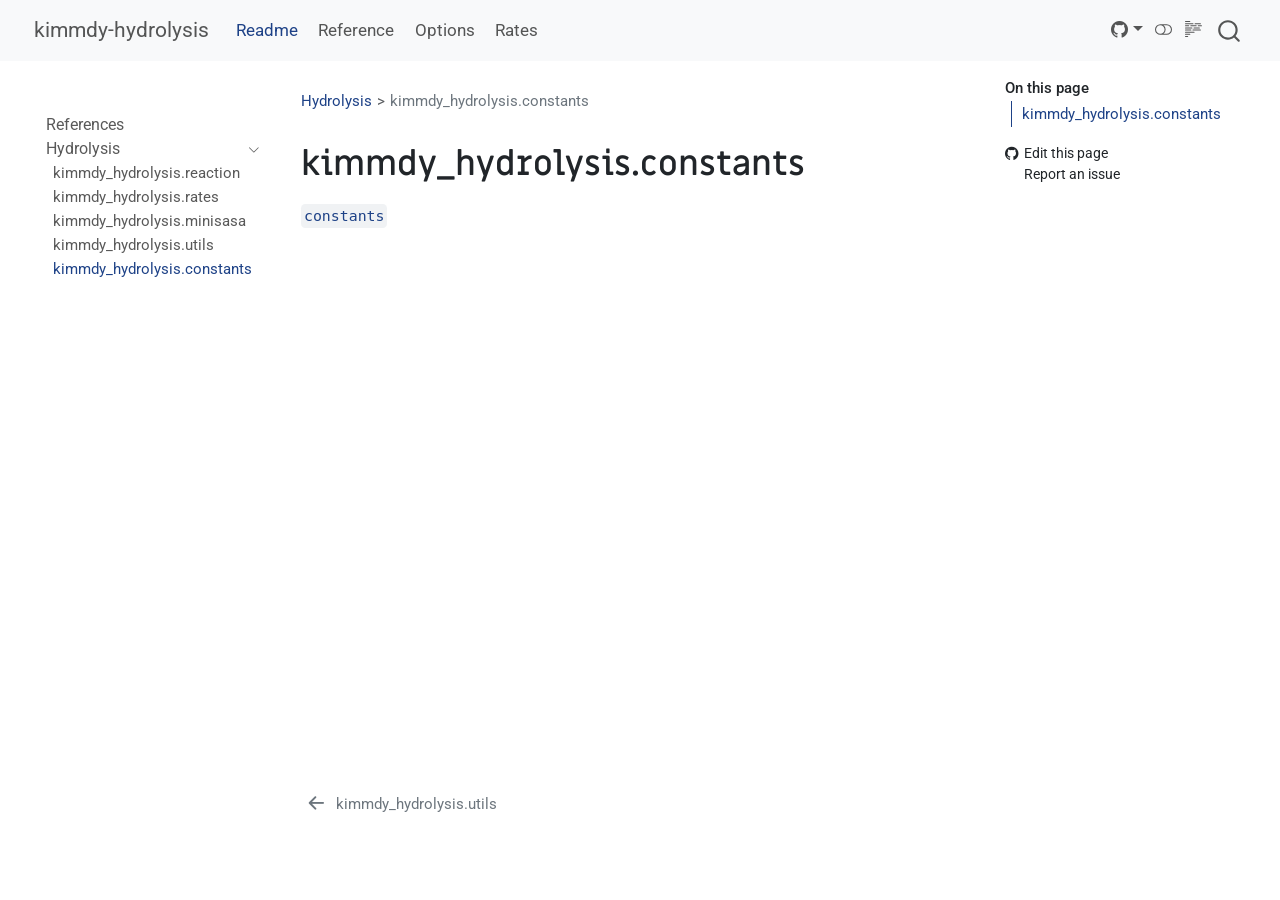
<file: docs/_reference/kimmdy_hydrolysis.constants.html>
<!DOCTYPE html>
<html xmlns="http://www.w3.org/1999/xhtml" lang="en" xml:lang="en"><head>

<meta charset="utf-8">
<meta name="generator" content="quarto-1.8.24">

<meta name="viewport" content="width=device-width, initial-scale=1.0, user-scalable=yes">


<title>kimmdy_hydrolysis.constants – kimmdy-hydrolysis</title>
<style>
code{white-space: pre-wrap;}
span.smallcaps{font-variant: small-caps;}
div.columns{display: flex; gap: min(4vw, 1.5em);}
div.column{flex: auto; overflow-x: auto;}
div.hanging-indent{margin-left: 1.5em; text-indent: -1.5em;}
ul.task-list{list-style: none;}
ul.task-list li input[type="checkbox"] {
  width: 0.8em;
  margin: 0 0.8em 0.2em -1em; /* quarto-specific, see https://github.com/quarto-dev/quarto-cli/issues/4556 */ 
  vertical-align: middle;
}
</style>


<script src="../site_libs/quarto-nav/quarto-nav.js"></script>
<script src="../site_libs/quarto-nav/headroom.min.js"></script>
<script src="../site_libs/clipboard/clipboard.min.js"></script>
<script src="../site_libs/quarto-search/autocomplete.umd.js"></script>
<script src="../site_libs/quarto-search/fuse.min.js"></script>
<script src="../site_libs/quarto-search/quarto-search.js"></script>
<meta name="quarto:offset" content="../">
<link href="../_reference/kimmdy_hydrolysis.utils.html" rel="prev">
<script src="../site_libs/quarto-html/quarto.js" type="module"></script>
<script src="../site_libs/quarto-html/tabsets/tabsets.js" type="module"></script>
<script src="../site_libs/quarto-html/axe/axe-check.js" type="module"></script>
<script src="../site_libs/quarto-html/popper.min.js"></script>
<script src="../site_libs/quarto-html/tippy.umd.min.js"></script>
<script src="../site_libs/quarto-html/anchor.min.js"></script>
<link href="../site_libs/quarto-html/tippy.css" rel="stylesheet">
<link href="../site_libs/quarto-html/quarto-syntax-highlighting-d6c3437fb6335e258a8ca9d148b2aab3.css" rel="stylesheet" class="quarto-color-scheme" id="quarto-text-highlighting-styles">
<link href="../site_libs/quarto-html/quarto-syntax-highlighting-dark-9875003cc38504fc22ba4edac346fbd0.css" rel="stylesheet" class="quarto-color-scheme quarto-color-alternate" id="quarto-text-highlighting-styles">
<link href="../site_libs/quarto-html/quarto-syntax-highlighting-d6c3437fb6335e258a8ca9d148b2aab3.css" rel="stylesheet" class="quarto-color-scheme-extra" id="quarto-text-highlighting-styles">
<script src="../site_libs/bootstrap/bootstrap.min.js"></script>
<link href="../site_libs/bootstrap/bootstrap-icons.css" rel="stylesheet">
<link href="../site_libs/bootstrap/bootstrap-7efb255d08e06fca9642b2e622a0ded5.min.css" rel="stylesheet" append-hash="true" class="quarto-color-scheme" id="quarto-bootstrap" data-mode="light">
<link href="../site_libs/bootstrap/bootstrap-dark-f87e0ca9108a3193c355a446be0d08b9.min.css" rel="stylesheet" append-hash="true" class="quarto-color-scheme quarto-color-alternate" id="quarto-bootstrap" data-mode="dark">
<link href="../site_libs/bootstrap/bootstrap-7efb255d08e06fca9642b2e622a0ded5.min.css" rel="stylesheet" append-hash="true" class="quarto-color-scheme-extra" id="quarto-bootstrap" data-mode="light">
<script id="quarto-search-options" type="application/json">{
  "location": "navbar",
  "copy-button": false,
  "collapse-after": 3,
  "panel-placement": "end",
  "type": "overlay",
  "limit": 50,
  "keyboard-shortcut": [
    "f",
    "/",
    "s"
  ],
  "show-item-context": false,
  "language": {
    "search-no-results-text": "No results",
    "search-matching-documents-text": "matching documents",
    "search-copy-link-title": "Copy link to search",
    "search-hide-matches-text": "Hide additional matches",
    "search-more-match-text": "more match in this document",
    "search-more-matches-text": "more matches in this document",
    "search-clear-button-title": "Clear",
    "search-text-placeholder": "",
    "search-detached-cancel-button-title": "Cancel",
    "search-submit-button-title": "Submit",
    "search-label": "Search"
  }
}</script>


</head>

<body class="nav-sidebar floating nav-fixed quarto-light"><script id="quarto-html-before-body" type="application/javascript">
    const toggleBodyColorMode = (bsSheetEl) => {
      const mode = bsSheetEl.getAttribute("data-mode");
      const bodyEl = window.document.querySelector("body");
      if (mode === "dark") {
        bodyEl.classList.add("quarto-dark");
        bodyEl.classList.remove("quarto-light");
      } else {
        bodyEl.classList.add("quarto-light");
        bodyEl.classList.remove("quarto-dark");
      }
    }
    const toggleBodyColorPrimary = () => {
      const bsSheetEl = window.document.querySelector("link#quarto-bootstrap:not([rel=disabled-stylesheet])");
      if (bsSheetEl) {
        toggleBodyColorMode(bsSheetEl);
      }
    }
    const setColorSchemeToggle = (alternate) => {
      const toggles = window.document.querySelectorAll('.quarto-color-scheme-toggle');
      for (let i=0; i < toggles.length; i++) {
        const toggle = toggles[i];
        if (toggle) {
          if (alternate) {
            toggle.classList.add("alternate");
          } else {
            toggle.classList.remove("alternate");
          }
        }
      }
    };
    const toggleColorMode = (alternate) => {
      // Switch the stylesheets
      const primaryStylesheets = window.document.querySelectorAll('link.quarto-color-scheme:not(.quarto-color-alternate)');
      const alternateStylesheets = window.document.querySelectorAll('link.quarto-color-scheme.quarto-color-alternate');
      manageTransitions('#quarto-margin-sidebar .nav-link', false);
      if (alternate) {
        // note: dark is layered on light, we don't disable primary!
        enableStylesheet(alternateStylesheets);
        for (const sheetNode of alternateStylesheets) {
          if (sheetNode.id === "quarto-bootstrap") {
            toggleBodyColorMode(sheetNode);
          }
        }
      } else {
        disableStylesheet(alternateStylesheets);
        enableStylesheet(primaryStylesheets)
        toggleBodyColorPrimary();
      }
      manageTransitions('#quarto-margin-sidebar .nav-link', true);
      // Switch the toggles
      setColorSchemeToggle(alternate)
      // Hack to workaround the fact that safari doesn't
      // properly recolor the scrollbar when toggling (#1455)
      if (navigator.userAgent.indexOf('Safari') > 0 && navigator.userAgent.indexOf('Chrome') == -1) {
        manageTransitions("body", false);
        window.scrollTo(0, 1);
        setTimeout(() => {
          window.scrollTo(0, 0);
          manageTransitions("body", true);
        }, 40);
      }
    }
    const disableStylesheet = (stylesheets) => {
      for (let i=0; i < stylesheets.length; i++) {
        const stylesheet = stylesheets[i];
        stylesheet.rel = 'disabled-stylesheet';
      }
    }
    const enableStylesheet = (stylesheets) => {
      for (let i=0; i < stylesheets.length; i++) {
        const stylesheet = stylesheets[i];
        if(stylesheet.rel !== 'stylesheet') { // for Chrome, which will still FOUC without this check
          stylesheet.rel = 'stylesheet';
        }
      }
    }
    const manageTransitions = (selector, allowTransitions) => {
      const els = window.document.querySelectorAll(selector);
      for (let i=0; i < els.length; i++) {
        const el = els[i];
        if (allowTransitions) {
          el.classList.remove('notransition');
        } else {
          el.classList.add('notransition');
        }
      }
    }
    const isFileUrl = () => {
      return window.location.protocol === 'file:';
    }
    const hasAlternateSentinel = () => {
      let styleSentinel = getColorSchemeSentinel();
      if (styleSentinel !== null) {
        return styleSentinel === "alternate";
      } else {
        return false;
      }
    }
    const setStyleSentinel = (alternate) => {
      const value = alternate ? "alternate" : "default";
      if (!isFileUrl()) {
        window.localStorage.setItem("quarto-color-scheme", value);
      } else {
        localAlternateSentinel = value;
      }
    }
    const getColorSchemeSentinel = () => {
      if (!isFileUrl()) {
        const storageValue = window.localStorage.getItem("quarto-color-scheme");
        return storageValue != null ? storageValue : localAlternateSentinel;
      } else {
        return localAlternateSentinel;
      }
    }
    const toggleGiscusIfUsed = (isAlternate, darkModeDefault) => {
      const baseTheme = document.querySelector('#giscus-base-theme')?.value ?? 'light';
      const alternateTheme = document.querySelector('#giscus-alt-theme')?.value ?? 'dark';
      let newTheme = '';
      if(authorPrefersDark) {
        newTheme = isAlternate ? baseTheme : alternateTheme;
      } else {
        newTheme = isAlternate ? alternateTheme : baseTheme;
      }
      const changeGiscusTheme = () => {
        // From: https://github.com/giscus/giscus/issues/336
        const sendMessage = (message) => {
          const iframe = document.querySelector('iframe.giscus-frame');
          if (!iframe) return;
          iframe.contentWindow.postMessage({ giscus: message }, 'https://giscus.app');
        }
        sendMessage({
          setConfig: {
            theme: newTheme
          }
        });
      }
      const isGiscussLoaded = window.document.querySelector('iframe.giscus-frame') !== null;
      if (isGiscussLoaded) {
        changeGiscusTheme();
      }
    };
    const authorPrefersDark = false;
    const darkModeDefault = authorPrefersDark;
      document.querySelector('link#quarto-text-highlighting-styles.quarto-color-scheme-extra').rel = 'disabled-stylesheet';
      document.querySelector('link#quarto-bootstrap.quarto-color-scheme-extra').rel = 'disabled-stylesheet';
    let localAlternateSentinel = darkModeDefault ? 'alternate' : 'default';
    // Dark / light mode switch
    window.quartoToggleColorScheme = () => {
      // Read the current dark / light value
      let toAlternate = !hasAlternateSentinel();
      toggleColorMode(toAlternate);
      setStyleSentinel(toAlternate);
      toggleGiscusIfUsed(toAlternate, darkModeDefault);
      window.dispatchEvent(new Event('resize'));
    };
    // Switch to dark mode if need be
    if (hasAlternateSentinel()) {
      toggleColorMode(true);
    } else {
      toggleColorMode(false);
    }
  </script>

<div id="quarto-search-results"></div>
  <header id="quarto-header" class="headroom fixed-top">
    <nav class="navbar navbar-expand-lg " data-bs-theme="dark">
      <div class="navbar-container container-fluid">
      <div class="navbar-brand-container mx-auto">
    <a href="../index.html" class="navbar-brand navbar-brand-logo">
    </a>
    <a class="navbar-brand" href="../index.html">
    <span class="navbar-title">kimmdy-hydrolysis</span>
    </a>
  </div>
            <div id="quarto-search" class="" title="Search"></div>
          <button class="navbar-toggler" type="button" data-bs-toggle="collapse" data-bs-target="#navbarCollapse" aria-controls="navbarCollapse" role="menu" aria-expanded="false" aria-label="Toggle navigation" onclick="if (window.quartoToggleHeadroom) { window.quartoToggleHeadroom(); }">
  <span class="navbar-toggler-icon"></span>
</button>
          <div class="collapse navbar-collapse" id="navbarCollapse">
            <ul class="navbar-nav navbar-nav-scroll me-auto">
  <li class="nav-item">
    <a class="nav-link active" href="../index.html" aria-current="page"> 
<span class="menu-text">Readme</span></a>
  </li>  
  <li class="nav-item">
    <a class="nav-link" href="../_reference/index.html"> 
<span class="menu-text">Reference</span></a>
  </li>  
  <li class="nav-item">
    <a class="nav-link" href="../config.html"> 
<span class="menu-text">Options</span></a>
  </li>  
  <li class="nav-item">
    <a class="nav-link" href="../rates.html"> 
<span class="menu-text">Rates</span></a>
  </li>  
</ul>
          </div> <!-- /navcollapse -->
            <div class="quarto-navbar-tools tools-wide">
    <div class="dropdown">
      <a href="" title="" id="quarto-navigation-tool-dropdown-0" class="quarto-navigation-tool dropdown-toggle px-1" data-bs-toggle="dropdown" aria-expanded="false" role="link" aria-label=""><i class="bi bi-github"></i></a>
      <ul class="dropdown-menu" aria-labelledby="quarto-navigation-tool-dropdown-0">
          <li>
            <a class="dropdown-item quarto-navbar-tools-item" href="https://github.com/graeter-group/kimmdy-hydrolysis">
            Source Code
            </a>
          </li>
          <li>
            <a class="dropdown-item quarto-navbar-tools-item" href="https://github.com/graeter-group/kimmdy-hydrolysis/issues/new">
            Report a Bug
            </a>
          </li>
      </ul>
    </div>
  <a href="" class="quarto-color-scheme-toggle quarto-navigation-tool  px-1" onclick="window.quartoToggleColorScheme(); return false;" title="Toggle dark mode"><i class="bi"></i></a>
  <a href="" class="quarto-reader-toggle quarto-navigation-tool px-1" onclick="window.quartoToggleReader(); return false;" title="Toggle reader mode">
  <div class="quarto-reader-toggle-btn">
  <i class="bi"></i>
  </div>
</a>
</div>
      </div> <!-- /container-fluid -->
    </nav>
  <nav class="quarto-secondary-nav">
    <div class="container-fluid d-flex">
      <button type="button" class="quarto-btn-toggle btn" data-bs-toggle="collapse" role="button" data-bs-target=".quarto-sidebar-collapse-item" aria-controls="quarto-sidebar" aria-expanded="false" aria-label="Toggle sidebar navigation" onclick="if (window.quartoToggleHeadroom) { window.quartoToggleHeadroom(); }">
        <i class="bi bi-layout-text-sidebar-reverse"></i>
      </button>
        <nav class="quarto-page-breadcrumbs" aria-label="breadcrumb"><ol class="breadcrumb"><li class="breadcrumb-item"><a href="../_reference/kimmdy_hydrolysis.reaction.html">Hydrolysis</a></li><li class="breadcrumb-item"><a href="../_reference/kimmdy_hydrolysis.constants.html">kimmdy_hydrolysis.constants</a></li></ol></nav>
        <a class="flex-grow-1" role="navigation" data-bs-toggle="collapse" data-bs-target=".quarto-sidebar-collapse-item" aria-controls="quarto-sidebar" aria-expanded="false" aria-label="Toggle sidebar navigation" onclick="if (window.quartoToggleHeadroom) { window.quartoToggleHeadroom(); }">      
        </a>
    </div>
  </nav>
</header>
<!-- content -->
<div id="quarto-content" class="quarto-container page-columns page-rows-contents page-layout-article page-navbar">
<!-- sidebar -->
  <nav id="quarto-sidebar" class="sidebar collapse collapse-horizontal quarto-sidebar-collapse-item sidebar-navigation floating overflow-auto">
    <div class="pt-lg-2 mt-2 text-left sidebar-header">
      <a href="../index.html" class="sidebar-logo-link">
      </a>
      </div>
    <div class="sidebar-menu-container"> 
    <ul class="list-unstyled mt-1">
        <li class="sidebar-item">
  <div class="sidebar-item-container"> 
  <a href="../_reference/index.html" class="sidebar-item-text sidebar-link">
 <span class="menu-text">References</span></a>
  </div>
</li>
        <li class="sidebar-item sidebar-item-section">
      <div class="sidebar-item-container"> 
            <a class="sidebar-item-text sidebar-link text-start" data-bs-toggle="collapse" data-bs-target="#quarto-sidebar-section-1" role="navigation" aria-expanded="true">
 <span class="menu-text">Hydrolysis</span></a>
          <a class="sidebar-item-toggle text-start" data-bs-toggle="collapse" data-bs-target="#quarto-sidebar-section-1" role="navigation" aria-expanded="true" aria-label="Toggle section">
            <i class="bi bi-chevron-right ms-2"></i>
          </a> 
      </div>
      <ul id="quarto-sidebar-section-1" class="collapse list-unstyled sidebar-section depth1 show">  
          <li class="sidebar-item">
  <div class="sidebar-item-container"> 
  <a href="../_reference/kimmdy_hydrolysis.reaction.html" class="sidebar-item-text sidebar-link">
 <span class="menu-text">kimmdy_hydrolysis.reaction</span></a>
  </div>
</li>
          <li class="sidebar-item">
  <div class="sidebar-item-container"> 
  <a href="../_reference/kimmdy_hydrolysis.rates.html" class="sidebar-item-text sidebar-link">
 <span class="menu-text">kimmdy_hydrolysis.rates</span></a>
  </div>
</li>
          <li class="sidebar-item">
  <div class="sidebar-item-container"> 
  <a href="../_reference/kimmdy_hydrolysis.minisasa.html" class="sidebar-item-text sidebar-link">
 <span class="menu-text">kimmdy_hydrolysis.minisasa</span></a>
  </div>
</li>
          <li class="sidebar-item">
  <div class="sidebar-item-container"> 
  <a href="../_reference/kimmdy_hydrolysis.utils.html" class="sidebar-item-text sidebar-link">
 <span class="menu-text">kimmdy_hydrolysis.utils</span></a>
  </div>
</li>
          <li class="sidebar-item">
  <div class="sidebar-item-container"> 
  <a href="../_reference/kimmdy_hydrolysis.constants.html" class="sidebar-item-text sidebar-link active">
 <span class="menu-text">kimmdy_hydrolysis.constants</span></a>
  </div>
</li>
      </ul>
  </li>
    </ul>
    </div>
</nav>
<div id="quarto-sidebar-glass" class="quarto-sidebar-collapse-item" data-bs-toggle="collapse" data-bs-target=".quarto-sidebar-collapse-item"></div>
<!-- margin-sidebar -->
    <div id="quarto-margin-sidebar" class="sidebar margin-sidebar">
        <nav id="TOC" role="doc-toc" class="toc-active" data-toc-expanded="99">
    <h2 id="toc-title">On this page</h2>
   
  <ul>
  <li><a href="#kimmdy_hydrolysis.constants" id="toc-kimmdy_hydrolysis.constants" class="nav-link active" data-scroll-target="#kimmdy_hydrolysis.constants">kimmdy_hydrolysis.constants</a></li>
  </ul>
<div class="toc-actions"><ul><li><a href="https://github.com/graeter-group/kimmdy-hydrolysis/edit/main/_reference/kimmdy_hydrolysis.constants.qmd" class="toc-action"><i class="bi bi-github"></i>Edit this page</a></li><li><a href="https://github.com/graeter-group/kimmdy-hydrolysis/issues/new" class="toc-action"><i class="bi empty"></i>Report an issue</a></li></ul></div></nav>
    </div>
<!-- main -->
<main class="content" id="quarto-document-content"><header id="title-block-header" class="quarto-title-block"><nav class="quarto-page-breadcrumbs quarto-title-breadcrumbs d-none d-lg-block" aria-label="breadcrumb"><ol class="breadcrumb"><li class="breadcrumb-item"><a href="../_reference/kimmdy_hydrolysis.reaction.html">Hydrolysis</a></li><li class="breadcrumb-item"><a href="../_reference/kimmdy_hydrolysis.constants.html">kimmdy_hydrolysis.constants</a></li></ol></nav></header>





<section id="kimmdy_hydrolysis.constants" class="level1">
<h1>kimmdy_hydrolysis.constants</h1>
<p><code>constants</code></p>


</section>

<a onclick="window.scrollTo(0, 0); return false;" role="button" id="quarto-back-to-top"><i class="bi bi-arrow-up"></i> Back to top</a></main> <!-- /main -->
<script id="quarto-html-after-body" type="application/javascript">
  window.document.addEventListener("DOMContentLoaded", function (event) {
    // Ensure there is a toggle, if there isn't float one in the top right
    if (window.document.querySelector('.quarto-color-scheme-toggle') === null) {
      const a = window.document.createElement('a');
      a.classList.add('top-right');
      a.classList.add('quarto-color-scheme-toggle');
      a.href = "";
      a.onclick = function() { try { window.quartoToggleColorScheme(); } catch {} return false; };
      const i = window.document.createElement("i");
      i.classList.add('bi');
      a.appendChild(i);
      window.document.body.appendChild(a);
    }
    setColorSchemeToggle(hasAlternateSentinel())
    const icon = "";
    const anchorJS = new window.AnchorJS();
    anchorJS.options = {
      placement: 'right',
      icon: icon
    };
    anchorJS.add('.anchored');
    const isCodeAnnotation = (el) => {
      for (const clz of el.classList) {
        if (clz.startsWith('code-annotation-')) {                     
          return true;
        }
      }
      return false;
    }
    const onCopySuccess = function(e) {
      // button target
      const button = e.trigger;
      // don't keep focus
      button.blur();
      // flash "checked"
      button.classList.add('code-copy-button-checked');
      var currentTitle = button.getAttribute("title");
      button.setAttribute("title", "Copied!");
      let tooltip;
      if (window.bootstrap) {
        button.setAttribute("data-bs-toggle", "tooltip");
        button.setAttribute("data-bs-placement", "left");
        button.setAttribute("data-bs-title", "Copied!");
        tooltip = new bootstrap.Tooltip(button, 
          { trigger: "manual", 
            customClass: "code-copy-button-tooltip",
            offset: [0, -8]});
        tooltip.show();    
      }
      setTimeout(function() {
        if (tooltip) {
          tooltip.hide();
          button.removeAttribute("data-bs-title");
          button.removeAttribute("data-bs-toggle");
          button.removeAttribute("data-bs-placement");
        }
        button.setAttribute("title", currentTitle);
        button.classList.remove('code-copy-button-checked');
      }, 1000);
      // clear code selection
      e.clearSelection();
    }
    const getTextToCopy = function(trigger) {
      const outerScaffold = trigger.parentElement.cloneNode(true);
      const codeEl = outerScaffold.querySelector('code');
      for (const childEl of codeEl.children) {
        if (isCodeAnnotation(childEl)) {
          childEl.remove();
        }
      }
      return codeEl.innerText;
    }
    const clipboard = new window.ClipboardJS('.code-copy-button:not([data-in-quarto-modal])', {
      text: getTextToCopy
    });
    clipboard.on('success', onCopySuccess);
    if (window.document.getElementById('quarto-embedded-source-code-modal')) {
      const clipboardModal = new window.ClipboardJS('.code-copy-button[data-in-quarto-modal]', {
        text: getTextToCopy,
        container: window.document.getElementById('quarto-embedded-source-code-modal')
      });
      clipboardModal.on('success', onCopySuccess);
    }
      var localhostRegex = new RegExp(/^(?:http|https):\/\/localhost\:?[0-9]*\//);
      var mailtoRegex = new RegExp(/^mailto:/);
        var filterRegex = new RegExp("http:\/\/graeter-group\.github\.io\/kimmdy-hydrolysis");
      var isInternal = (href) => {
          return filterRegex.test(href) || localhostRegex.test(href) || mailtoRegex.test(href);
      }
      // Inspect non-navigation links and adorn them if external
     var links = window.document.querySelectorAll('a[href]:not(.nav-link):not(.navbar-brand):not(.toc-action):not(.sidebar-link):not(.sidebar-item-toggle):not(.pagination-link):not(.no-external):not([aria-hidden]):not(.dropdown-item):not(.quarto-navigation-tool):not(.about-link)');
      for (var i=0; i<links.length; i++) {
        const link = links[i];
        if (!isInternal(link.href)) {
          // undo the damage that might have been done by quarto-nav.js in the case of
          // links that we want to consider external
          if (link.dataset.originalHref !== undefined) {
            link.href = link.dataset.originalHref;
          }
        }
      }
    function tippyHover(el, contentFn, onTriggerFn, onUntriggerFn) {
      const config = {
        allowHTML: true,
        maxWidth: 500,
        delay: 100,
        arrow: false,
        appendTo: function(el) {
            return el.parentElement;
        },
        interactive: true,
        interactiveBorder: 10,
        theme: 'quarto',
        placement: 'bottom-start',
      };
      if (contentFn) {
        config.content = contentFn;
      }
      if (onTriggerFn) {
        config.onTrigger = onTriggerFn;
      }
      if (onUntriggerFn) {
        config.onUntrigger = onUntriggerFn;
      }
      window.tippy(el, config); 
    }
    const noterefs = window.document.querySelectorAll('a[role="doc-noteref"]');
    for (var i=0; i<noterefs.length; i++) {
      const ref = noterefs[i];
      tippyHover(ref, function() {
        // use id or data attribute instead here
        let href = ref.getAttribute('data-footnote-href') || ref.getAttribute('href');
        try { href = new URL(href).hash; } catch {}
        const id = href.replace(/^#\/?/, "");
        const note = window.document.getElementById(id);
        if (note) {
          return note.innerHTML;
        } else {
          return "";
        }
      });
    }
    const xrefs = window.document.querySelectorAll('a.quarto-xref');
    const processXRef = (id, note) => {
      // Strip column container classes
      const stripColumnClz = (el) => {
        el.classList.remove("page-full", "page-columns");
        if (el.children) {
          for (const child of el.children) {
            stripColumnClz(child);
          }
        }
      }
      stripColumnClz(note)
      if (id === null || id.startsWith('sec-')) {
        // Special case sections, only their first couple elements
        const container = document.createElement("div");
        if (note.children && note.children.length > 2) {
          container.appendChild(note.children[0].cloneNode(true));
          for (let i = 1; i < note.children.length; i++) {
            const child = note.children[i];
            if (child.tagName === "P" && child.innerText === "") {
              continue;
            } else {
              container.appendChild(child.cloneNode(true));
              break;
            }
          }
          if (window.Quarto?.typesetMath) {
            window.Quarto.typesetMath(container);
          }
          return container.innerHTML
        } else {
          if (window.Quarto?.typesetMath) {
            window.Quarto.typesetMath(note);
          }
          return note.innerHTML;
        }
      } else {
        // Remove any anchor links if they are present
        const anchorLink = note.querySelector('a.anchorjs-link');
        if (anchorLink) {
          anchorLink.remove();
        }
        if (window.Quarto?.typesetMath) {
          window.Quarto.typesetMath(note);
        }
        if (note.classList.contains("callout")) {
          return note.outerHTML;
        } else {
          return note.innerHTML;
        }
      }
    }
    for (var i=0; i<xrefs.length; i++) {
      const xref = xrefs[i];
      tippyHover(xref, undefined, function(instance) {
        instance.disable();
        let url = xref.getAttribute('href');
        let hash = undefined; 
        if (url.startsWith('#')) {
          hash = url;
        } else {
          try { hash = new URL(url).hash; } catch {}
        }
        if (hash) {
          const id = hash.replace(/^#\/?/, "");
          const note = window.document.getElementById(id);
          if (note !== null) {
            try {
              const html = processXRef(id, note.cloneNode(true));
              instance.setContent(html);
            } finally {
              instance.enable();
              instance.show();
            }
          } else {
            // See if we can fetch this
            fetch(url.split('#')[0])
            .then(res => res.text())
            .then(html => {
              const parser = new DOMParser();
              const htmlDoc = parser.parseFromString(html, "text/html");
              const note = htmlDoc.getElementById(id);
              if (note !== null) {
                const html = processXRef(id, note);
                instance.setContent(html);
              } 
            }).finally(() => {
              instance.enable();
              instance.show();
            });
          }
        } else {
          // See if we can fetch a full url (with no hash to target)
          // This is a special case and we should probably do some content thinning / targeting
          fetch(url)
          .then(res => res.text())
          .then(html => {
            const parser = new DOMParser();
            const htmlDoc = parser.parseFromString(html, "text/html");
            const note = htmlDoc.querySelector('main.content');
            if (note !== null) {
              // This should only happen for chapter cross references
              // (since there is no id in the URL)
              // remove the first header
              if (note.children.length > 0 && note.children[0].tagName === "HEADER") {
                note.children[0].remove();
              }
              const html = processXRef(null, note);
              instance.setContent(html);
            } 
          }).finally(() => {
            instance.enable();
            instance.show();
          });
        }
      }, function(instance) {
      });
    }
        let selectedAnnoteEl;
        const selectorForAnnotation = ( cell, annotation) => {
          let cellAttr = 'data-code-cell="' + cell + '"';
          let lineAttr = 'data-code-annotation="' +  annotation + '"';
          const selector = 'span[' + cellAttr + '][' + lineAttr + ']';
          return selector;
        }
        const selectCodeLines = (annoteEl) => {
          const doc = window.document;
          const targetCell = annoteEl.getAttribute("data-target-cell");
          const targetAnnotation = annoteEl.getAttribute("data-target-annotation");
          const annoteSpan = window.document.querySelector(selectorForAnnotation(targetCell, targetAnnotation));
          const lines = annoteSpan.getAttribute("data-code-lines").split(",");
          const lineIds = lines.map((line) => {
            return targetCell + "-" + line;
          })
          let top = null;
          let height = null;
          let parent = null;
          if (lineIds.length > 0) {
              //compute the position of the single el (top and bottom and make a div)
              const el = window.document.getElementById(lineIds[0]);
              top = el.offsetTop;
              height = el.offsetHeight;
              parent = el.parentElement.parentElement;
            if (lineIds.length > 1) {
              const lastEl = window.document.getElementById(lineIds[lineIds.length - 1]);
              const bottom = lastEl.offsetTop + lastEl.offsetHeight;
              height = bottom - top;
            }
            if (top !== null && height !== null && parent !== null) {
              // cook up a div (if necessary) and position it 
              let div = window.document.getElementById("code-annotation-line-highlight");
              if (div === null) {
                div = window.document.createElement("div");
                div.setAttribute("id", "code-annotation-line-highlight");
                div.style.position = 'absolute';
                parent.appendChild(div);
              }
              div.style.top = top - 2 + "px";
              div.style.height = height + 4 + "px";
              div.style.left = 0;
              let gutterDiv = window.document.getElementById("code-annotation-line-highlight-gutter");
              if (gutterDiv === null) {
                gutterDiv = window.document.createElement("div");
                gutterDiv.setAttribute("id", "code-annotation-line-highlight-gutter");
                gutterDiv.style.position = 'absolute';
                const codeCell = window.document.getElementById(targetCell);
                const gutter = codeCell.querySelector('.code-annotation-gutter');
                gutter.appendChild(gutterDiv);
              }
              gutterDiv.style.top = top - 2 + "px";
              gutterDiv.style.height = height + 4 + "px";
            }
            selectedAnnoteEl = annoteEl;
          }
        };
        const unselectCodeLines = () => {
          const elementsIds = ["code-annotation-line-highlight", "code-annotation-line-highlight-gutter"];
          elementsIds.forEach((elId) => {
            const div = window.document.getElementById(elId);
            if (div) {
              div.remove();
            }
          });
          selectedAnnoteEl = undefined;
        };
          // Handle positioning of the toggle
      window.addEventListener(
        "resize",
        throttle(() => {
          elRect = undefined;
          if (selectedAnnoteEl) {
            selectCodeLines(selectedAnnoteEl);
          }
        }, 10)
      );
      function throttle(fn, ms) {
      let throttle = false;
      let timer;
        return (...args) => {
          if(!throttle) { // first call gets through
              fn.apply(this, args);
              throttle = true;
          } else { // all the others get throttled
              if(timer) clearTimeout(timer); // cancel #2
              timer = setTimeout(() => {
                fn.apply(this, args);
                timer = throttle = false;
              }, ms);
          }
        };
      }
        // Attach click handler to the DT
        const annoteDls = window.document.querySelectorAll('dt[data-target-cell]');
        for (const annoteDlNode of annoteDls) {
          annoteDlNode.addEventListener('click', (event) => {
            const clickedEl = event.target;
            if (clickedEl !== selectedAnnoteEl) {
              unselectCodeLines();
              const activeEl = window.document.querySelector('dt[data-target-cell].code-annotation-active');
              if (activeEl) {
                activeEl.classList.remove('code-annotation-active');
              }
              selectCodeLines(clickedEl);
              clickedEl.classList.add('code-annotation-active');
            } else {
              // Unselect the line
              unselectCodeLines();
              clickedEl.classList.remove('code-annotation-active');
            }
          });
        }
    const findCites = (el) => {
      const parentEl = el.parentElement;
      if (parentEl) {
        const cites = parentEl.dataset.cites;
        if (cites) {
          return {
            el,
            cites: cites.split(' ')
          };
        } else {
          return findCites(el.parentElement)
        }
      } else {
        return undefined;
      }
    };
    var bibliorefs = window.document.querySelectorAll('a[role="doc-biblioref"]');
    for (var i=0; i<bibliorefs.length; i++) {
      const ref = bibliorefs[i];
      const citeInfo = findCites(ref);
      if (citeInfo) {
        tippyHover(citeInfo.el, function() {
          var popup = window.document.createElement('div');
          citeInfo.cites.forEach(function(cite) {
            var citeDiv = window.document.createElement('div');
            citeDiv.classList.add('hanging-indent');
            citeDiv.classList.add('csl-entry');
            var biblioDiv = window.document.getElementById('ref-' + cite);
            if (biblioDiv) {
              citeDiv.innerHTML = biblioDiv.innerHTML;
            }
            popup.appendChild(citeDiv);
          });
          return popup.innerHTML;
        });
      }
    }
  });
  </script>
<nav class="page-navigation">
  <div class="nav-page nav-page-previous">
      <a href="../_reference/kimmdy_hydrolysis.utils.html" class="pagination-link" aria-label="kimmdy_hydrolysis.utils">
        <i class="bi bi-arrow-left-short"></i> <span class="nav-page-text">kimmdy_hydrolysis.utils</span>
      </a>          
  </div>
  <div class="nav-page nav-page-next">
  </div>
</nav>
</div> <!-- /content -->




<footer class="footer"><div class="nav-footer"><div class="nav-footer-center"><div class="toc-actions d-sm-block d-md-none"><ul><li><a href="https://github.com/graeter-group/kimmdy-hydrolysis/edit/main/_reference/kimmdy_hydrolysis.constants.qmd" class="toc-action"><i class="bi bi-github"></i>Edit this page</a></li><li><a href="https://github.com/graeter-group/kimmdy-hydrolysis/issues/new" class="toc-action"><i class="bi empty"></i>Report an issue</a></li></ul></div></div></div></footer></body></html>
</file>
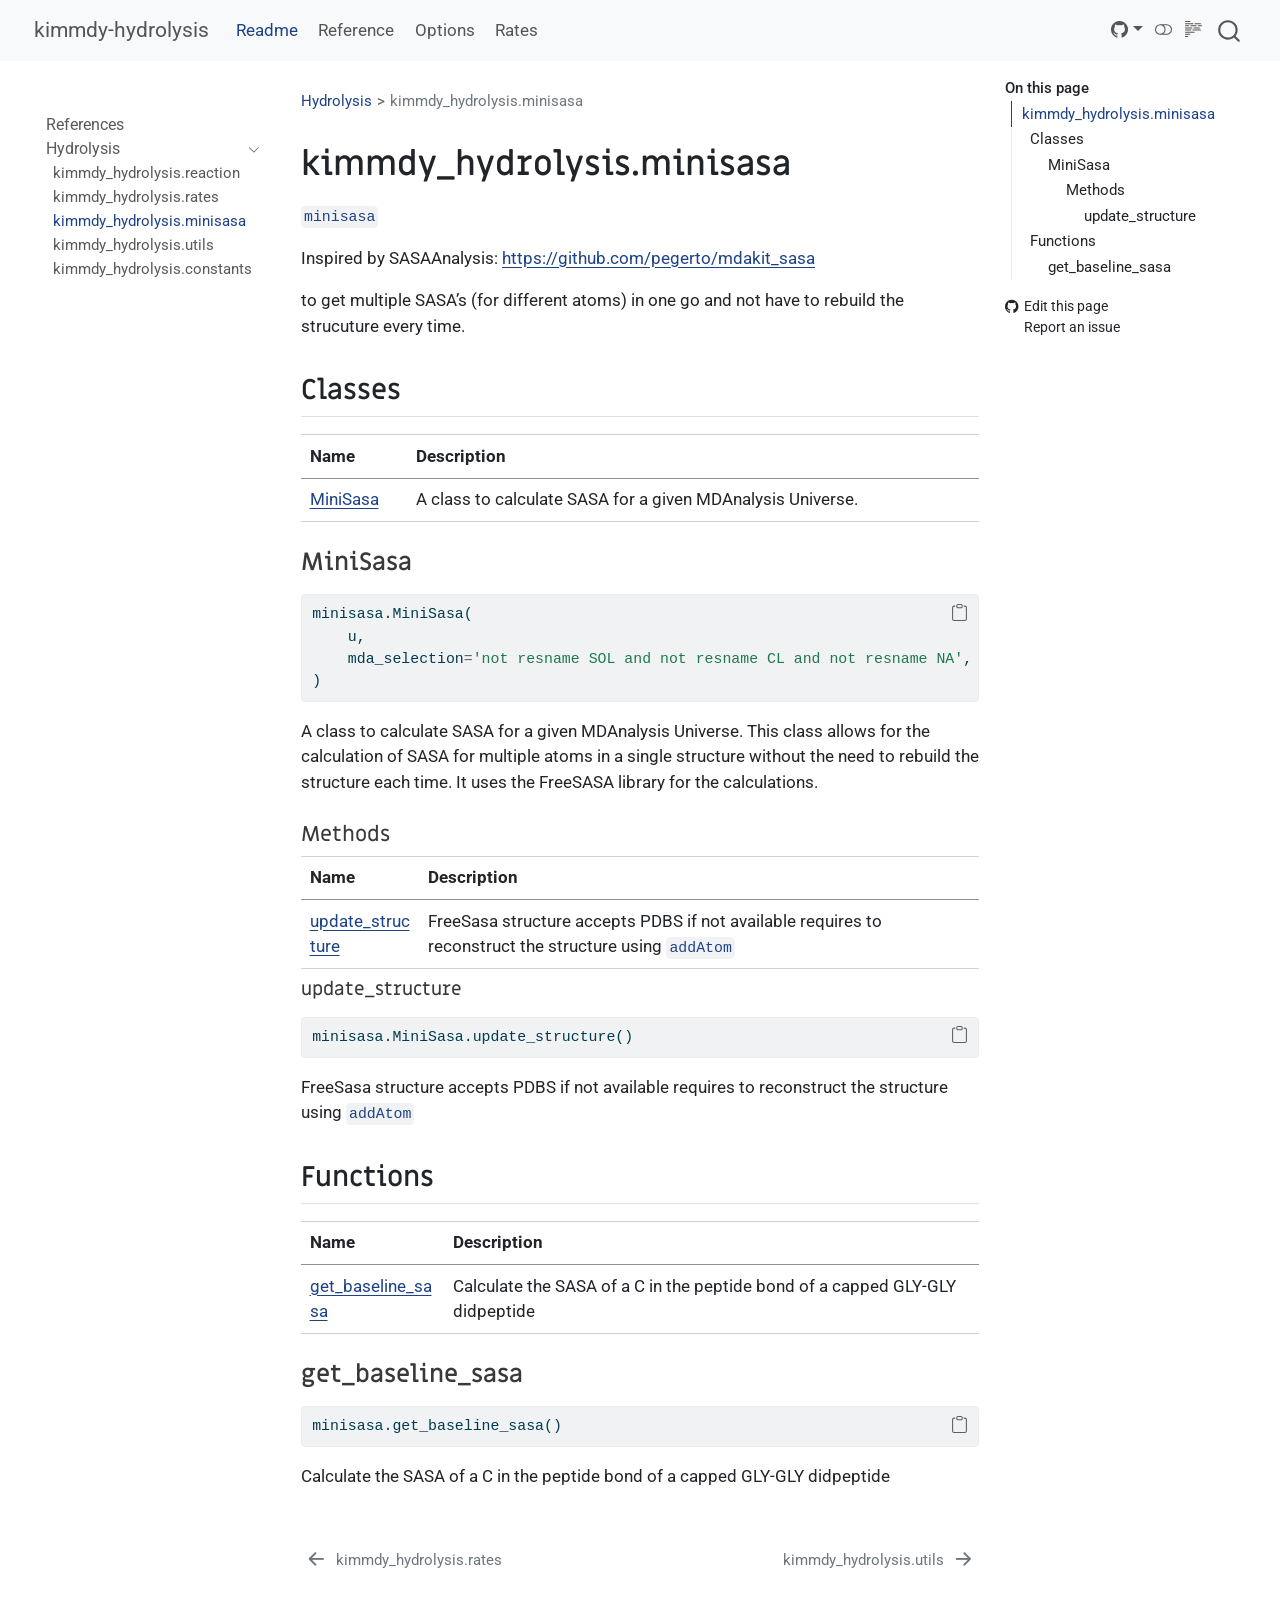
<file: docs/_reference/kimmdy_hydrolysis.minisasa.html>
<!DOCTYPE html>
<html xmlns="http://www.w3.org/1999/xhtml" lang="en" xml:lang="en"><head>

<meta charset="utf-8">
<meta name="generator" content="quarto-1.8.24">

<meta name="viewport" content="width=device-width, initial-scale=1.0, user-scalable=yes">


<title>kimmdy_hydrolysis.minisasa – kimmdy-hydrolysis</title>
<style>
code{white-space: pre-wrap;}
span.smallcaps{font-variant: small-caps;}
div.columns{display: flex; gap: min(4vw, 1.5em);}
div.column{flex: auto; overflow-x: auto;}
div.hanging-indent{margin-left: 1.5em; text-indent: -1.5em;}
ul.task-list{list-style: none;}
ul.task-list li input[type="checkbox"] {
  width: 0.8em;
  margin: 0 0.8em 0.2em -1em; /* quarto-specific, see https://github.com/quarto-dev/quarto-cli/issues/4556 */ 
  vertical-align: middle;
}
/* CSS for syntax highlighting */
html { -webkit-text-size-adjust: 100%; }
pre > code.sourceCode { white-space: pre; position: relative; }
pre > code.sourceCode > span { display: inline-block; line-height: 1.25; }
pre > code.sourceCode > span:empty { height: 1.2em; }
.sourceCode { overflow: visible; }
code.sourceCode > span { color: inherit; text-decoration: inherit; }
div.sourceCode { margin: 1em 0; }
pre.sourceCode { margin: 0; }
@media screen {
div.sourceCode { overflow: auto; }
}
@media print {
pre > code.sourceCode { white-space: pre-wrap; }
pre > code.sourceCode > span { text-indent: -5em; padding-left: 5em; }
}
pre.numberSource code
  { counter-reset: source-line 0; }
pre.numberSource code > span
  { position: relative; left: -4em; counter-increment: source-line; }
pre.numberSource code > span > a:first-child::before
  { content: counter(source-line);
    position: relative; left: -1em; text-align: right; vertical-align: baseline;
    border: none; display: inline-block;
    -webkit-touch-callout: none; -webkit-user-select: none;
    -khtml-user-select: none; -moz-user-select: none;
    -ms-user-select: none; user-select: none;
    padding: 0 4px; width: 4em;
  }
pre.numberSource { margin-left: 3em;  padding-left: 4px; }
div.sourceCode
  {   }
@media screen {
pre > code.sourceCode > span > a:first-child::before { text-decoration: underline; }
}
</style>


<script src="../site_libs/quarto-nav/quarto-nav.js"></script>
<script src="../site_libs/quarto-nav/headroom.min.js"></script>
<script src="../site_libs/clipboard/clipboard.min.js"></script>
<script src="../site_libs/quarto-search/autocomplete.umd.js"></script>
<script src="../site_libs/quarto-search/fuse.min.js"></script>
<script src="../site_libs/quarto-search/quarto-search.js"></script>
<meta name="quarto:offset" content="../">
<link href="../_reference/kimmdy_hydrolysis.utils.html" rel="next">
<link href="../_reference/kimmdy_hydrolysis.rates.html" rel="prev">
<script src="../site_libs/quarto-html/quarto.js" type="module"></script>
<script src="../site_libs/quarto-html/tabsets/tabsets.js" type="module"></script>
<script src="../site_libs/quarto-html/axe/axe-check.js" type="module"></script>
<script src="../site_libs/quarto-html/popper.min.js"></script>
<script src="../site_libs/quarto-html/tippy.umd.min.js"></script>
<script src="../site_libs/quarto-html/anchor.min.js"></script>
<link href="../site_libs/quarto-html/tippy.css" rel="stylesheet">
<link href="../site_libs/quarto-html/quarto-syntax-highlighting-d6c3437fb6335e258a8ca9d148b2aab3.css" rel="stylesheet" class="quarto-color-scheme" id="quarto-text-highlighting-styles">
<link href="../site_libs/quarto-html/quarto-syntax-highlighting-dark-9875003cc38504fc22ba4edac346fbd0.css" rel="stylesheet" class="quarto-color-scheme quarto-color-alternate" id="quarto-text-highlighting-styles">
<link href="../site_libs/quarto-html/quarto-syntax-highlighting-d6c3437fb6335e258a8ca9d148b2aab3.css" rel="stylesheet" class="quarto-color-scheme-extra" id="quarto-text-highlighting-styles">
<script src="../site_libs/bootstrap/bootstrap.min.js"></script>
<link href="../site_libs/bootstrap/bootstrap-icons.css" rel="stylesheet">
<link href="../site_libs/bootstrap/bootstrap-7efb255d08e06fca9642b2e622a0ded5.min.css" rel="stylesheet" append-hash="true" class="quarto-color-scheme" id="quarto-bootstrap" data-mode="light">
<link href="../site_libs/bootstrap/bootstrap-dark-f87e0ca9108a3193c355a446be0d08b9.min.css" rel="stylesheet" append-hash="true" class="quarto-color-scheme quarto-color-alternate" id="quarto-bootstrap" data-mode="dark">
<link href="../site_libs/bootstrap/bootstrap-7efb255d08e06fca9642b2e622a0ded5.min.css" rel="stylesheet" append-hash="true" class="quarto-color-scheme-extra" id="quarto-bootstrap" data-mode="light">
<script id="quarto-search-options" type="application/json">{
  "location": "navbar",
  "copy-button": false,
  "collapse-after": 3,
  "panel-placement": "end",
  "type": "overlay",
  "limit": 50,
  "keyboard-shortcut": [
    "f",
    "/",
    "s"
  ],
  "show-item-context": false,
  "language": {
    "search-no-results-text": "No results",
    "search-matching-documents-text": "matching documents",
    "search-copy-link-title": "Copy link to search",
    "search-hide-matches-text": "Hide additional matches",
    "search-more-match-text": "more match in this document",
    "search-more-matches-text": "more matches in this document",
    "search-clear-button-title": "Clear",
    "search-text-placeholder": "",
    "search-detached-cancel-button-title": "Cancel",
    "search-submit-button-title": "Submit",
    "search-label": "Search"
  }
}</script>


</head>

<body class="nav-sidebar floating nav-fixed quarto-light"><script id="quarto-html-before-body" type="application/javascript">
    const toggleBodyColorMode = (bsSheetEl) => {
      const mode = bsSheetEl.getAttribute("data-mode");
      const bodyEl = window.document.querySelector("body");
      if (mode === "dark") {
        bodyEl.classList.add("quarto-dark");
        bodyEl.classList.remove("quarto-light");
      } else {
        bodyEl.classList.add("quarto-light");
        bodyEl.classList.remove("quarto-dark");
      }
    }
    const toggleBodyColorPrimary = () => {
      const bsSheetEl = window.document.querySelector("link#quarto-bootstrap:not([rel=disabled-stylesheet])");
      if (bsSheetEl) {
        toggleBodyColorMode(bsSheetEl);
      }
    }
    const setColorSchemeToggle = (alternate) => {
      const toggles = window.document.querySelectorAll('.quarto-color-scheme-toggle');
      for (let i=0; i < toggles.length; i++) {
        const toggle = toggles[i];
        if (toggle) {
          if (alternate) {
            toggle.classList.add("alternate");
          } else {
            toggle.classList.remove("alternate");
          }
        }
      }
    };
    const toggleColorMode = (alternate) => {
      // Switch the stylesheets
      const primaryStylesheets = window.document.querySelectorAll('link.quarto-color-scheme:not(.quarto-color-alternate)');
      const alternateStylesheets = window.document.querySelectorAll('link.quarto-color-scheme.quarto-color-alternate');
      manageTransitions('#quarto-margin-sidebar .nav-link', false);
      if (alternate) {
        // note: dark is layered on light, we don't disable primary!
        enableStylesheet(alternateStylesheets);
        for (const sheetNode of alternateStylesheets) {
          if (sheetNode.id === "quarto-bootstrap") {
            toggleBodyColorMode(sheetNode);
          }
        }
      } else {
        disableStylesheet(alternateStylesheets);
        enableStylesheet(primaryStylesheets)
        toggleBodyColorPrimary();
      }
      manageTransitions('#quarto-margin-sidebar .nav-link', true);
      // Switch the toggles
      setColorSchemeToggle(alternate)
      // Hack to workaround the fact that safari doesn't
      // properly recolor the scrollbar when toggling (#1455)
      if (navigator.userAgent.indexOf('Safari') > 0 && navigator.userAgent.indexOf('Chrome') == -1) {
        manageTransitions("body", false);
        window.scrollTo(0, 1);
        setTimeout(() => {
          window.scrollTo(0, 0);
          manageTransitions("body", true);
        }, 40);
      }
    }
    const disableStylesheet = (stylesheets) => {
      for (let i=0; i < stylesheets.length; i++) {
        const stylesheet = stylesheets[i];
        stylesheet.rel = 'disabled-stylesheet';
      }
    }
    const enableStylesheet = (stylesheets) => {
      for (let i=0; i < stylesheets.length; i++) {
        const stylesheet = stylesheets[i];
        if(stylesheet.rel !== 'stylesheet') { // for Chrome, which will still FOUC without this check
          stylesheet.rel = 'stylesheet';
        }
      }
    }
    const manageTransitions = (selector, allowTransitions) => {
      const els = window.document.querySelectorAll(selector);
      for (let i=0; i < els.length; i++) {
        const el = els[i];
        if (allowTransitions) {
          el.classList.remove('notransition');
        } else {
          el.classList.add('notransition');
        }
      }
    }
    const isFileUrl = () => {
      return window.location.protocol === 'file:';
    }
    const hasAlternateSentinel = () => {
      let styleSentinel = getColorSchemeSentinel();
      if (styleSentinel !== null) {
        return styleSentinel === "alternate";
      } else {
        return false;
      }
    }
    const setStyleSentinel = (alternate) => {
      const value = alternate ? "alternate" : "default";
      if (!isFileUrl()) {
        window.localStorage.setItem("quarto-color-scheme", value);
      } else {
        localAlternateSentinel = value;
      }
    }
    const getColorSchemeSentinel = () => {
      if (!isFileUrl()) {
        const storageValue = window.localStorage.getItem("quarto-color-scheme");
        return storageValue != null ? storageValue : localAlternateSentinel;
      } else {
        return localAlternateSentinel;
      }
    }
    const toggleGiscusIfUsed = (isAlternate, darkModeDefault) => {
      const baseTheme = document.querySelector('#giscus-base-theme')?.value ?? 'light';
      const alternateTheme = document.querySelector('#giscus-alt-theme')?.value ?? 'dark';
      let newTheme = '';
      if(authorPrefersDark) {
        newTheme = isAlternate ? baseTheme : alternateTheme;
      } else {
        newTheme = isAlternate ? alternateTheme : baseTheme;
      }
      const changeGiscusTheme = () => {
        // From: https://github.com/giscus/giscus/issues/336
        const sendMessage = (message) => {
          const iframe = document.querySelector('iframe.giscus-frame');
          if (!iframe) return;
          iframe.contentWindow.postMessage({ giscus: message }, 'https://giscus.app');
        }
        sendMessage({
          setConfig: {
            theme: newTheme
          }
        });
      }
      const isGiscussLoaded = window.document.querySelector('iframe.giscus-frame') !== null;
      if (isGiscussLoaded) {
        changeGiscusTheme();
      }
    };
    const authorPrefersDark = false;
    const darkModeDefault = authorPrefersDark;
      document.querySelector('link#quarto-text-highlighting-styles.quarto-color-scheme-extra').rel = 'disabled-stylesheet';
      document.querySelector('link#quarto-bootstrap.quarto-color-scheme-extra').rel = 'disabled-stylesheet';
    let localAlternateSentinel = darkModeDefault ? 'alternate' : 'default';
    // Dark / light mode switch
    window.quartoToggleColorScheme = () => {
      // Read the current dark / light value
      let toAlternate = !hasAlternateSentinel();
      toggleColorMode(toAlternate);
      setStyleSentinel(toAlternate);
      toggleGiscusIfUsed(toAlternate, darkModeDefault);
      window.dispatchEvent(new Event('resize'));
    };
    // Switch to dark mode if need be
    if (hasAlternateSentinel()) {
      toggleColorMode(true);
    } else {
      toggleColorMode(false);
    }
  </script>

<div id="quarto-search-results"></div>
  <header id="quarto-header" class="headroom fixed-top">
    <nav class="navbar navbar-expand-lg " data-bs-theme="dark">
      <div class="navbar-container container-fluid">
      <div class="navbar-brand-container mx-auto">
    <a href="../index.html" class="navbar-brand navbar-brand-logo">
    </a>
    <a class="navbar-brand" href="../index.html">
    <span class="navbar-title">kimmdy-hydrolysis</span>
    </a>
  </div>
            <div id="quarto-search" class="" title="Search"></div>
          <button class="navbar-toggler" type="button" data-bs-toggle="collapse" data-bs-target="#navbarCollapse" aria-controls="navbarCollapse" role="menu" aria-expanded="false" aria-label="Toggle navigation" onclick="if (window.quartoToggleHeadroom) { window.quartoToggleHeadroom(); }">
  <span class="navbar-toggler-icon"></span>
</button>
          <div class="collapse navbar-collapse" id="navbarCollapse">
            <ul class="navbar-nav navbar-nav-scroll me-auto">
  <li class="nav-item">
    <a class="nav-link active" href="../index.html" aria-current="page"> 
<span class="menu-text">Readme</span></a>
  </li>  
  <li class="nav-item">
    <a class="nav-link" href="../_reference/index.html"> 
<span class="menu-text">Reference</span></a>
  </li>  
  <li class="nav-item">
    <a class="nav-link" href="../config.html"> 
<span class="menu-text">Options</span></a>
  </li>  
  <li class="nav-item">
    <a class="nav-link" href="../rates.html"> 
<span class="menu-text">Rates</span></a>
  </li>  
</ul>
          </div> <!-- /navcollapse -->
            <div class="quarto-navbar-tools tools-wide">
    <div class="dropdown">
      <a href="" title="" id="quarto-navigation-tool-dropdown-0" class="quarto-navigation-tool dropdown-toggle px-1" data-bs-toggle="dropdown" aria-expanded="false" role="link" aria-label=""><i class="bi bi-github"></i></a>
      <ul class="dropdown-menu" aria-labelledby="quarto-navigation-tool-dropdown-0">
          <li>
            <a class="dropdown-item quarto-navbar-tools-item" href="https://github.com/graeter-group/kimmdy-hydrolysis">
            Source Code
            </a>
          </li>
          <li>
            <a class="dropdown-item quarto-navbar-tools-item" href="https://github.com/graeter-group/kimmdy-hydrolysis/issues/new">
            Report a Bug
            </a>
          </li>
      </ul>
    </div>
  <a href="" class="quarto-color-scheme-toggle quarto-navigation-tool  px-1" onclick="window.quartoToggleColorScheme(); return false;" title="Toggle dark mode"><i class="bi"></i></a>
  <a href="" class="quarto-reader-toggle quarto-navigation-tool px-1" onclick="window.quartoToggleReader(); return false;" title="Toggle reader mode">
  <div class="quarto-reader-toggle-btn">
  <i class="bi"></i>
  </div>
</a>
</div>
      </div> <!-- /container-fluid -->
    </nav>
  <nav class="quarto-secondary-nav">
    <div class="container-fluid d-flex">
      <button type="button" class="quarto-btn-toggle btn" data-bs-toggle="collapse" role="button" data-bs-target=".quarto-sidebar-collapse-item" aria-controls="quarto-sidebar" aria-expanded="false" aria-label="Toggle sidebar navigation" onclick="if (window.quartoToggleHeadroom) { window.quartoToggleHeadroom(); }">
        <i class="bi bi-layout-text-sidebar-reverse"></i>
      </button>
        <nav class="quarto-page-breadcrumbs" aria-label="breadcrumb"><ol class="breadcrumb"><li class="breadcrumb-item"><a href="../_reference/kimmdy_hydrolysis.reaction.html">Hydrolysis</a></li><li class="breadcrumb-item"><a href="../_reference/kimmdy_hydrolysis.minisasa.html">kimmdy_hydrolysis.minisasa</a></li></ol></nav>
        <a class="flex-grow-1" role="navigation" data-bs-toggle="collapse" data-bs-target=".quarto-sidebar-collapse-item" aria-controls="quarto-sidebar" aria-expanded="false" aria-label="Toggle sidebar navigation" onclick="if (window.quartoToggleHeadroom) { window.quartoToggleHeadroom(); }">      
        </a>
    </div>
  </nav>
</header>
<!-- content -->
<div id="quarto-content" class="quarto-container page-columns page-rows-contents page-layout-article page-navbar">
<!-- sidebar -->
  <nav id="quarto-sidebar" class="sidebar collapse collapse-horizontal quarto-sidebar-collapse-item sidebar-navigation floating overflow-auto">
    <div class="pt-lg-2 mt-2 text-left sidebar-header">
      <a href="../index.html" class="sidebar-logo-link">
      </a>
      </div>
    <div class="sidebar-menu-container"> 
    <ul class="list-unstyled mt-1">
        <li class="sidebar-item">
  <div class="sidebar-item-container"> 
  <a href="../_reference/index.html" class="sidebar-item-text sidebar-link">
 <span class="menu-text">References</span></a>
  </div>
</li>
        <li class="sidebar-item sidebar-item-section">
      <div class="sidebar-item-container"> 
            <a class="sidebar-item-text sidebar-link text-start" data-bs-toggle="collapse" data-bs-target="#quarto-sidebar-section-1" role="navigation" aria-expanded="true">
 <span class="menu-text">Hydrolysis</span></a>
          <a class="sidebar-item-toggle text-start" data-bs-toggle="collapse" data-bs-target="#quarto-sidebar-section-1" role="navigation" aria-expanded="true" aria-label="Toggle section">
            <i class="bi bi-chevron-right ms-2"></i>
          </a> 
      </div>
      <ul id="quarto-sidebar-section-1" class="collapse list-unstyled sidebar-section depth1 show">  
          <li class="sidebar-item">
  <div class="sidebar-item-container"> 
  <a href="../_reference/kimmdy_hydrolysis.reaction.html" class="sidebar-item-text sidebar-link">
 <span class="menu-text">kimmdy_hydrolysis.reaction</span></a>
  </div>
</li>
          <li class="sidebar-item">
  <div class="sidebar-item-container"> 
  <a href="../_reference/kimmdy_hydrolysis.rates.html" class="sidebar-item-text sidebar-link">
 <span class="menu-text">kimmdy_hydrolysis.rates</span></a>
  </div>
</li>
          <li class="sidebar-item">
  <div class="sidebar-item-container"> 
  <a href="../_reference/kimmdy_hydrolysis.minisasa.html" class="sidebar-item-text sidebar-link active">
 <span class="menu-text">kimmdy_hydrolysis.minisasa</span></a>
  </div>
</li>
          <li class="sidebar-item">
  <div class="sidebar-item-container"> 
  <a href="../_reference/kimmdy_hydrolysis.utils.html" class="sidebar-item-text sidebar-link">
 <span class="menu-text">kimmdy_hydrolysis.utils</span></a>
  </div>
</li>
          <li class="sidebar-item">
  <div class="sidebar-item-container"> 
  <a href="../_reference/kimmdy_hydrolysis.constants.html" class="sidebar-item-text sidebar-link">
 <span class="menu-text">kimmdy_hydrolysis.constants</span></a>
  </div>
</li>
      </ul>
  </li>
    </ul>
    </div>
</nav>
<div id="quarto-sidebar-glass" class="quarto-sidebar-collapse-item" data-bs-toggle="collapse" data-bs-target=".quarto-sidebar-collapse-item"></div>
<!-- margin-sidebar -->
    <div id="quarto-margin-sidebar" class="sidebar margin-sidebar">
        <nav id="TOC" role="doc-toc" class="toc-active" data-toc-expanded="99">
    <h2 id="toc-title">On this page</h2>
   
  <ul>
  <li><a href="#kimmdy_hydrolysis.minisasa" id="toc-kimmdy_hydrolysis.minisasa" class="nav-link active" data-scroll-target="#kimmdy_hydrolysis.minisasa">kimmdy_hydrolysis.minisasa</a>
  <ul>
  <li><a href="#classes" id="toc-classes" class="nav-link" data-scroll-target="#classes">Classes</a>
  <ul>
  <li><a href="#kimmdy_hydrolysis.minisasa.MiniSasa" id="toc-kimmdy_hydrolysis.minisasa.MiniSasa" class="nav-link" data-scroll-target="#kimmdy_hydrolysis.minisasa.MiniSasa">MiniSasa</a>
  <ul class="collapse">
  <li><a href="#methods" id="toc-methods" class="nav-link" data-scroll-target="#methods">Methods</a>
  <ul class="collapse">
  <li><a href="#kimmdy_hydrolysis.minisasa.MiniSasa.update_structure" id="toc-kimmdy_hydrolysis.minisasa.MiniSasa.update_structure" class="nav-link" data-scroll-target="#kimmdy_hydrolysis.minisasa.MiniSasa.update_structure">update_structure</a></li>
  </ul></li>
  </ul></li>
  </ul></li>
  <li><a href="#functions" id="toc-functions" class="nav-link" data-scroll-target="#functions">Functions</a>
  <ul>
  <li><a href="#kimmdy_hydrolysis.minisasa.get_baseline_sasa" id="toc-kimmdy_hydrolysis.minisasa.get_baseline_sasa" class="nav-link" data-scroll-target="#kimmdy_hydrolysis.minisasa.get_baseline_sasa">get_baseline_sasa</a></li>
  </ul></li>
  </ul></li>
  </ul>
<div class="toc-actions"><ul><li><a href="https://github.com/graeter-group/kimmdy-hydrolysis/edit/main/_reference/kimmdy_hydrolysis.minisasa.qmd" class="toc-action"><i class="bi bi-github"></i>Edit this page</a></li><li><a href="https://github.com/graeter-group/kimmdy-hydrolysis/issues/new" class="toc-action"><i class="bi empty"></i>Report an issue</a></li></ul></div></nav>
    </div>
<!-- main -->
<main class="content" id="quarto-document-content"><header id="title-block-header" class="quarto-title-block"><nav class="quarto-page-breadcrumbs quarto-title-breadcrumbs d-none d-lg-block" aria-label="breadcrumb"><ol class="breadcrumb"><li class="breadcrumb-item"><a href="../_reference/kimmdy_hydrolysis.reaction.html">Hydrolysis</a></li><li class="breadcrumb-item"><a href="../_reference/kimmdy_hydrolysis.minisasa.html">kimmdy_hydrolysis.minisasa</a></li></ol></nav></header>





<section id="kimmdy_hydrolysis.minisasa" class="level1">
<h1>kimmdy_hydrolysis.minisasa</h1>
<p><code>minisasa</code></p>
<p>Inspired by SASAAnalysis: <a href="https://github.com/pegerto/mdakit_sasa" class="uri">https://github.com/pegerto/mdakit_sasa</a></p>
<p>to get multiple SASA’s (for different atoms) in one go and not have to rebuild the strucuture every time.</p>
<section id="classes" class="level2">
<h2 class="anchored" data-anchor-id="classes">Classes</h2>
<table class="caption-top table">
<thead>
<tr class="header">
<th>Name</th>
<th>Description</th>
</tr>
</thead>
<tbody>
<tr class="odd">
<td><a href="#kimmdy_hydrolysis.minisasa.MiniSasa">MiniSasa</a></td>
<td>A class to calculate SASA for a given MDAnalysis Universe.</td>
</tr>
</tbody>
</table>
<section id="kimmdy_hydrolysis.minisasa.MiniSasa" class="level3">
<h3 class="anchored" data-anchor-id="kimmdy_hydrolysis.minisasa.MiniSasa">MiniSasa</h3>
<div class="code-copy-outer-scaffold"><div class="sourceCode" id="cb1"><pre class="sourceCode python code-with-copy"><code class="sourceCode python"><span id="cb1-1"><a href="#cb1-1" aria-hidden="true" tabindex="-1"></a>minisasa.MiniSasa(</span>
<span id="cb1-2"><a href="#cb1-2" aria-hidden="true" tabindex="-1"></a>    u,</span>
<span id="cb1-3"><a href="#cb1-3" aria-hidden="true" tabindex="-1"></a>    mda_selection<span class="op">=</span><span class="st">'not resname SOL and not resname CL and not resname NA'</span>,</span>
<span id="cb1-4"><a href="#cb1-4" aria-hidden="true" tabindex="-1"></a>)</span></code></pre></div><button title="Copy to Clipboard" class="code-copy-button"><i class="bi"></i></button></div>
<p>A class to calculate SASA for a given MDAnalysis Universe. This class allows for the calculation of SASA for multiple atoms in a single structure without the need to rebuild the structure each time. It uses the FreeSASA library for the calculations.</p>
<section id="methods" class="level4">
<h4 class="anchored" data-anchor-id="methods">Methods</h4>
<table class="caption-top table">
<thead>
<tr class="header">
<th>Name</th>
<th>Description</th>
</tr>
</thead>
<tbody>
<tr class="odd">
<td><a href="#kimmdy_hydrolysis.minisasa.MiniSasa.update_structure">update_structure</a></td>
<td>FreeSasa structure accepts PDBS if not available requires to reconstruct the structure using <code>addAtom</code></td>
</tr>
</tbody>
</table>
<section id="kimmdy_hydrolysis.minisasa.MiniSasa.update_structure" class="level5">
<h5 class="anchored" data-anchor-id="kimmdy_hydrolysis.minisasa.MiniSasa.update_structure">update_structure</h5>
<div class="code-copy-outer-scaffold"><div class="sourceCode" id="cb2"><pre class="sourceCode python code-with-copy"><code class="sourceCode python"><span id="cb2-1"><a href="#cb2-1" aria-hidden="true" tabindex="-1"></a>minisasa.MiniSasa.update_structure()</span></code></pre></div><button title="Copy to Clipboard" class="code-copy-button"><i class="bi"></i></button></div>
<p>FreeSasa structure accepts PDBS if not available requires to reconstruct the structure using <code>addAtom</code></p>
</section>
</section>
</section>
</section>
<section id="functions" class="level2">
<h2 class="anchored" data-anchor-id="functions">Functions</h2>
<table class="caption-top table">
<thead>
<tr class="header">
<th>Name</th>
<th>Description</th>
</tr>
</thead>
<tbody>
<tr class="odd">
<td><a href="#kimmdy_hydrolysis.minisasa.get_baseline_sasa">get_baseline_sasa</a></td>
<td>Calculate the SASA of a C in the peptide bond of a capped GLY-GLY didpeptide</td>
</tr>
</tbody>
</table>
<section id="kimmdy_hydrolysis.minisasa.get_baseline_sasa" class="level3">
<h3 class="anchored" data-anchor-id="kimmdy_hydrolysis.minisasa.get_baseline_sasa">get_baseline_sasa</h3>
<div class="code-copy-outer-scaffold"><div class="sourceCode" id="cb3"><pre class="sourceCode python code-with-copy"><code class="sourceCode python"><span id="cb3-1"><a href="#cb3-1" aria-hidden="true" tabindex="-1"></a>minisasa.get_baseline_sasa()</span></code></pre></div><button title="Copy to Clipboard" class="code-copy-button"><i class="bi"></i></button></div>
<p>Calculate the SASA of a C in the peptide bond of a capped GLY-GLY didpeptide</p>


</section>
</section>
</section>

<a onclick="window.scrollTo(0, 0); return false;" role="button" id="quarto-back-to-top"><i class="bi bi-arrow-up"></i> Back to top</a></main> <!-- /main -->
<script id="quarto-html-after-body" type="application/javascript">
  window.document.addEventListener("DOMContentLoaded", function (event) {
    // Ensure there is a toggle, if there isn't float one in the top right
    if (window.document.querySelector('.quarto-color-scheme-toggle') === null) {
      const a = window.document.createElement('a');
      a.classList.add('top-right');
      a.classList.add('quarto-color-scheme-toggle');
      a.href = "";
      a.onclick = function() { try { window.quartoToggleColorScheme(); } catch {} return false; };
      const i = window.document.createElement("i");
      i.classList.add('bi');
      a.appendChild(i);
      window.document.body.appendChild(a);
    }
    setColorSchemeToggle(hasAlternateSentinel())
    const icon = "";
    const anchorJS = new window.AnchorJS();
    anchorJS.options = {
      placement: 'right',
      icon: icon
    };
    anchorJS.add('.anchored');
    const isCodeAnnotation = (el) => {
      for (const clz of el.classList) {
        if (clz.startsWith('code-annotation-')) {                     
          return true;
        }
      }
      return false;
    }
    const onCopySuccess = function(e) {
      // button target
      const button = e.trigger;
      // don't keep focus
      button.blur();
      // flash "checked"
      button.classList.add('code-copy-button-checked');
      var currentTitle = button.getAttribute("title");
      button.setAttribute("title", "Copied!");
      let tooltip;
      if (window.bootstrap) {
        button.setAttribute("data-bs-toggle", "tooltip");
        button.setAttribute("data-bs-placement", "left");
        button.setAttribute("data-bs-title", "Copied!");
        tooltip = new bootstrap.Tooltip(button, 
          { trigger: "manual", 
            customClass: "code-copy-button-tooltip",
            offset: [0, -8]});
        tooltip.show();    
      }
      setTimeout(function() {
        if (tooltip) {
          tooltip.hide();
          button.removeAttribute("data-bs-title");
          button.removeAttribute("data-bs-toggle");
          button.removeAttribute("data-bs-placement");
        }
        button.setAttribute("title", currentTitle);
        button.classList.remove('code-copy-button-checked');
      }, 1000);
      // clear code selection
      e.clearSelection();
    }
    const getTextToCopy = function(trigger) {
      const outerScaffold = trigger.parentElement.cloneNode(true);
      const codeEl = outerScaffold.querySelector('code');
      for (const childEl of codeEl.children) {
        if (isCodeAnnotation(childEl)) {
          childEl.remove();
        }
      }
      return codeEl.innerText;
    }
    const clipboard = new window.ClipboardJS('.code-copy-button:not([data-in-quarto-modal])', {
      text: getTextToCopy
    });
    clipboard.on('success', onCopySuccess);
    if (window.document.getElementById('quarto-embedded-source-code-modal')) {
      const clipboardModal = new window.ClipboardJS('.code-copy-button[data-in-quarto-modal]', {
        text: getTextToCopy,
        container: window.document.getElementById('quarto-embedded-source-code-modal')
      });
      clipboardModal.on('success', onCopySuccess);
    }
      var localhostRegex = new RegExp(/^(?:http|https):\/\/localhost\:?[0-9]*\//);
      var mailtoRegex = new RegExp(/^mailto:/);
        var filterRegex = new RegExp("http:\/\/graeter-group\.github\.io\/kimmdy-hydrolysis");
      var isInternal = (href) => {
          return filterRegex.test(href) || localhostRegex.test(href) || mailtoRegex.test(href);
      }
      // Inspect non-navigation links and adorn them if external
     var links = window.document.querySelectorAll('a[href]:not(.nav-link):not(.navbar-brand):not(.toc-action):not(.sidebar-link):not(.sidebar-item-toggle):not(.pagination-link):not(.no-external):not([aria-hidden]):not(.dropdown-item):not(.quarto-navigation-tool):not(.about-link)');
      for (var i=0; i<links.length; i++) {
        const link = links[i];
        if (!isInternal(link.href)) {
          // undo the damage that might have been done by quarto-nav.js in the case of
          // links that we want to consider external
          if (link.dataset.originalHref !== undefined) {
            link.href = link.dataset.originalHref;
          }
        }
      }
    function tippyHover(el, contentFn, onTriggerFn, onUntriggerFn) {
      const config = {
        allowHTML: true,
        maxWidth: 500,
        delay: 100,
        arrow: false,
        appendTo: function(el) {
            return el.parentElement;
        },
        interactive: true,
        interactiveBorder: 10,
        theme: 'quarto',
        placement: 'bottom-start',
      };
      if (contentFn) {
        config.content = contentFn;
      }
      if (onTriggerFn) {
        config.onTrigger = onTriggerFn;
      }
      if (onUntriggerFn) {
        config.onUntrigger = onUntriggerFn;
      }
      window.tippy(el, config); 
    }
    const noterefs = window.document.querySelectorAll('a[role="doc-noteref"]');
    for (var i=0; i<noterefs.length; i++) {
      const ref = noterefs[i];
      tippyHover(ref, function() {
        // use id or data attribute instead here
        let href = ref.getAttribute('data-footnote-href') || ref.getAttribute('href');
        try { href = new URL(href).hash; } catch {}
        const id = href.replace(/^#\/?/, "");
        const note = window.document.getElementById(id);
        if (note) {
          return note.innerHTML;
        } else {
          return "";
        }
      });
    }
    const xrefs = window.document.querySelectorAll('a.quarto-xref');
    const processXRef = (id, note) => {
      // Strip column container classes
      const stripColumnClz = (el) => {
        el.classList.remove("page-full", "page-columns");
        if (el.children) {
          for (const child of el.children) {
            stripColumnClz(child);
          }
        }
      }
      stripColumnClz(note)
      if (id === null || id.startsWith('sec-')) {
        // Special case sections, only their first couple elements
        const container = document.createElement("div");
        if (note.children && note.children.length > 2) {
          container.appendChild(note.children[0].cloneNode(true));
          for (let i = 1; i < note.children.length; i++) {
            const child = note.children[i];
            if (child.tagName === "P" && child.innerText === "") {
              continue;
            } else {
              container.appendChild(child.cloneNode(true));
              break;
            }
          }
          if (window.Quarto?.typesetMath) {
            window.Quarto.typesetMath(container);
          }
          return container.innerHTML
        } else {
          if (window.Quarto?.typesetMath) {
            window.Quarto.typesetMath(note);
          }
          return note.innerHTML;
        }
      } else {
        // Remove any anchor links if they are present
        const anchorLink = note.querySelector('a.anchorjs-link');
        if (anchorLink) {
          anchorLink.remove();
        }
        if (window.Quarto?.typesetMath) {
          window.Quarto.typesetMath(note);
        }
        if (note.classList.contains("callout")) {
          return note.outerHTML;
        } else {
          return note.innerHTML;
        }
      }
    }
    for (var i=0; i<xrefs.length; i++) {
      const xref = xrefs[i];
      tippyHover(xref, undefined, function(instance) {
        instance.disable();
        let url = xref.getAttribute('href');
        let hash = undefined; 
        if (url.startsWith('#')) {
          hash = url;
        } else {
          try { hash = new URL(url).hash; } catch {}
        }
        if (hash) {
          const id = hash.replace(/^#\/?/, "");
          const note = window.document.getElementById(id);
          if (note !== null) {
            try {
              const html = processXRef(id, note.cloneNode(true));
              instance.setContent(html);
            } finally {
              instance.enable();
              instance.show();
            }
          } else {
            // See if we can fetch this
            fetch(url.split('#')[0])
            .then(res => res.text())
            .then(html => {
              const parser = new DOMParser();
              const htmlDoc = parser.parseFromString(html, "text/html");
              const note = htmlDoc.getElementById(id);
              if (note !== null) {
                const html = processXRef(id, note);
                instance.setContent(html);
              } 
            }).finally(() => {
              instance.enable();
              instance.show();
            });
          }
        } else {
          // See if we can fetch a full url (with no hash to target)
          // This is a special case and we should probably do some content thinning / targeting
          fetch(url)
          .then(res => res.text())
          .then(html => {
            const parser = new DOMParser();
            const htmlDoc = parser.parseFromString(html, "text/html");
            const note = htmlDoc.querySelector('main.content');
            if (note !== null) {
              // This should only happen for chapter cross references
              // (since there is no id in the URL)
              // remove the first header
              if (note.children.length > 0 && note.children[0].tagName === "HEADER") {
                note.children[0].remove();
              }
              const html = processXRef(null, note);
              instance.setContent(html);
            } 
          }).finally(() => {
            instance.enable();
            instance.show();
          });
        }
      }, function(instance) {
      });
    }
        let selectedAnnoteEl;
        const selectorForAnnotation = ( cell, annotation) => {
          let cellAttr = 'data-code-cell="' + cell + '"';
          let lineAttr = 'data-code-annotation="' +  annotation + '"';
          const selector = 'span[' + cellAttr + '][' + lineAttr + ']';
          return selector;
        }
        const selectCodeLines = (annoteEl) => {
          const doc = window.document;
          const targetCell = annoteEl.getAttribute("data-target-cell");
          const targetAnnotation = annoteEl.getAttribute("data-target-annotation");
          const annoteSpan = window.document.querySelector(selectorForAnnotation(targetCell, targetAnnotation));
          const lines = annoteSpan.getAttribute("data-code-lines").split(",");
          const lineIds = lines.map((line) => {
            return targetCell + "-" + line;
          })
          let top = null;
          let height = null;
          let parent = null;
          if (lineIds.length > 0) {
              //compute the position of the single el (top and bottom and make a div)
              const el = window.document.getElementById(lineIds[0]);
              top = el.offsetTop;
              height = el.offsetHeight;
              parent = el.parentElement.parentElement;
            if (lineIds.length > 1) {
              const lastEl = window.document.getElementById(lineIds[lineIds.length - 1]);
              const bottom = lastEl.offsetTop + lastEl.offsetHeight;
              height = bottom - top;
            }
            if (top !== null && height !== null && parent !== null) {
              // cook up a div (if necessary) and position it 
              let div = window.document.getElementById("code-annotation-line-highlight");
              if (div === null) {
                div = window.document.createElement("div");
                div.setAttribute("id", "code-annotation-line-highlight");
                div.style.position = 'absolute';
                parent.appendChild(div);
              }
              div.style.top = top - 2 + "px";
              div.style.height = height + 4 + "px";
              div.style.left = 0;
              let gutterDiv = window.document.getElementById("code-annotation-line-highlight-gutter");
              if (gutterDiv === null) {
                gutterDiv = window.document.createElement("div");
                gutterDiv.setAttribute("id", "code-annotation-line-highlight-gutter");
                gutterDiv.style.position = 'absolute';
                const codeCell = window.document.getElementById(targetCell);
                const gutter = codeCell.querySelector('.code-annotation-gutter');
                gutter.appendChild(gutterDiv);
              }
              gutterDiv.style.top = top - 2 + "px";
              gutterDiv.style.height = height + 4 + "px";
            }
            selectedAnnoteEl = annoteEl;
          }
        };
        const unselectCodeLines = () => {
          const elementsIds = ["code-annotation-line-highlight", "code-annotation-line-highlight-gutter"];
          elementsIds.forEach((elId) => {
            const div = window.document.getElementById(elId);
            if (div) {
              div.remove();
            }
          });
          selectedAnnoteEl = undefined;
        };
          // Handle positioning of the toggle
      window.addEventListener(
        "resize",
        throttle(() => {
          elRect = undefined;
          if (selectedAnnoteEl) {
            selectCodeLines(selectedAnnoteEl);
          }
        }, 10)
      );
      function throttle(fn, ms) {
      let throttle = false;
      let timer;
        return (...args) => {
          if(!throttle) { // first call gets through
              fn.apply(this, args);
              throttle = true;
          } else { // all the others get throttled
              if(timer) clearTimeout(timer); // cancel #2
              timer = setTimeout(() => {
                fn.apply(this, args);
                timer = throttle = false;
              }, ms);
          }
        };
      }
        // Attach click handler to the DT
        const annoteDls = window.document.querySelectorAll('dt[data-target-cell]');
        for (const annoteDlNode of annoteDls) {
          annoteDlNode.addEventListener('click', (event) => {
            const clickedEl = event.target;
            if (clickedEl !== selectedAnnoteEl) {
              unselectCodeLines();
              const activeEl = window.document.querySelector('dt[data-target-cell].code-annotation-active');
              if (activeEl) {
                activeEl.classList.remove('code-annotation-active');
              }
              selectCodeLines(clickedEl);
              clickedEl.classList.add('code-annotation-active');
            } else {
              // Unselect the line
              unselectCodeLines();
              clickedEl.classList.remove('code-annotation-active');
            }
          });
        }
    const findCites = (el) => {
      const parentEl = el.parentElement;
      if (parentEl) {
        const cites = parentEl.dataset.cites;
        if (cites) {
          return {
            el,
            cites: cites.split(' ')
          };
        } else {
          return findCites(el.parentElement)
        }
      } else {
        return undefined;
      }
    };
    var bibliorefs = window.document.querySelectorAll('a[role="doc-biblioref"]');
    for (var i=0; i<bibliorefs.length; i++) {
      const ref = bibliorefs[i];
      const citeInfo = findCites(ref);
      if (citeInfo) {
        tippyHover(citeInfo.el, function() {
          var popup = window.document.createElement('div');
          citeInfo.cites.forEach(function(cite) {
            var citeDiv = window.document.createElement('div');
            citeDiv.classList.add('hanging-indent');
            citeDiv.classList.add('csl-entry');
            var biblioDiv = window.document.getElementById('ref-' + cite);
            if (biblioDiv) {
              citeDiv.innerHTML = biblioDiv.innerHTML;
            }
            popup.appendChild(citeDiv);
          });
          return popup.innerHTML;
        });
      }
    }
  });
  </script>
<nav class="page-navigation">
  <div class="nav-page nav-page-previous">
      <a href="../_reference/kimmdy_hydrolysis.rates.html" class="pagination-link" aria-label="kimmdy_hydrolysis.rates">
        <i class="bi bi-arrow-left-short"></i> <span class="nav-page-text">kimmdy_hydrolysis.rates</span>
      </a>          
  </div>
  <div class="nav-page nav-page-next">
      <a href="../_reference/kimmdy_hydrolysis.utils.html" class="pagination-link" aria-label="kimmdy_hydrolysis.utils">
        <span class="nav-page-text">kimmdy_hydrolysis.utils</span> <i class="bi bi-arrow-right-short"></i>
      </a>
  </div>
</nav>
</div> <!-- /content -->




<footer class="footer"><div class="nav-footer"><div class="nav-footer-center"><div class="toc-actions d-sm-block d-md-none"><ul><li><a href="https://github.com/graeter-group/kimmdy-hydrolysis/edit/main/_reference/kimmdy_hydrolysis.minisasa.qmd" class="toc-action"><i class="bi bi-github"></i>Edit this page</a></li><li><a href="https://github.com/graeter-group/kimmdy-hydrolysis/issues/new" class="toc-action"><i class="bi empty"></i>Report an issue</a></li></ul></div></div></div></footer></body></html>
</file>
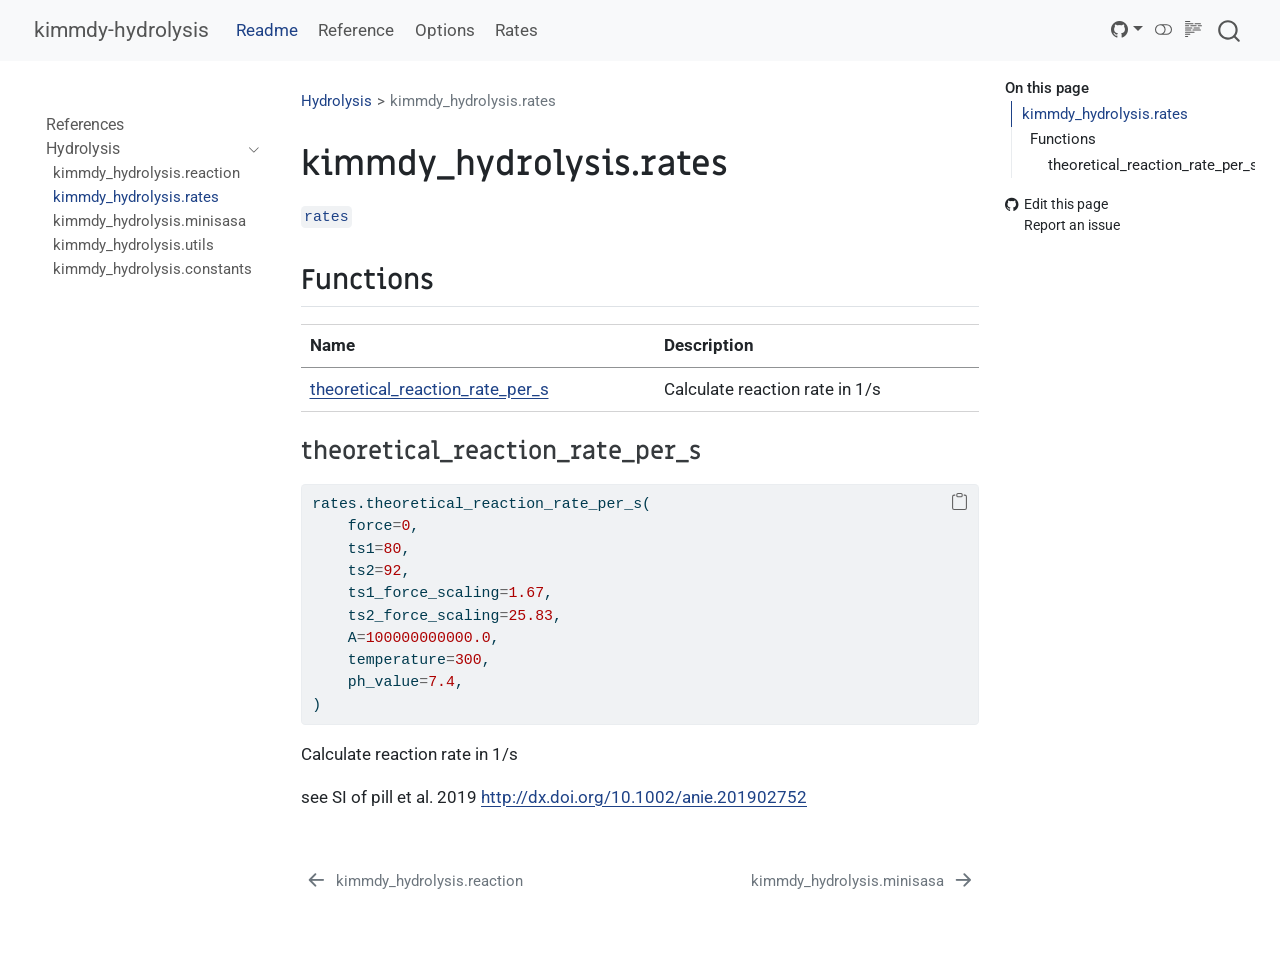
<file: docs/_reference/kimmdy_hydrolysis.rates.html>
<!DOCTYPE html>
<html xmlns="http://www.w3.org/1999/xhtml" lang="en" xml:lang="en"><head>

<meta charset="utf-8">
<meta name="generator" content="quarto-1.8.24">

<meta name="viewport" content="width=device-width, initial-scale=1.0, user-scalable=yes">


<title>kimmdy_hydrolysis.rates – kimmdy-hydrolysis</title>
<style>
code{white-space: pre-wrap;}
span.smallcaps{font-variant: small-caps;}
div.columns{display: flex; gap: min(4vw, 1.5em);}
div.column{flex: auto; overflow-x: auto;}
div.hanging-indent{margin-left: 1.5em; text-indent: -1.5em;}
ul.task-list{list-style: none;}
ul.task-list li input[type="checkbox"] {
  width: 0.8em;
  margin: 0 0.8em 0.2em -1em; /* quarto-specific, see https://github.com/quarto-dev/quarto-cli/issues/4556 */ 
  vertical-align: middle;
}
/* CSS for syntax highlighting */
html { -webkit-text-size-adjust: 100%; }
pre > code.sourceCode { white-space: pre; position: relative; }
pre > code.sourceCode > span { display: inline-block; line-height: 1.25; }
pre > code.sourceCode > span:empty { height: 1.2em; }
.sourceCode { overflow: visible; }
code.sourceCode > span { color: inherit; text-decoration: inherit; }
div.sourceCode { margin: 1em 0; }
pre.sourceCode { margin: 0; }
@media screen {
div.sourceCode { overflow: auto; }
}
@media print {
pre > code.sourceCode { white-space: pre-wrap; }
pre > code.sourceCode > span { text-indent: -5em; padding-left: 5em; }
}
pre.numberSource code
  { counter-reset: source-line 0; }
pre.numberSource code > span
  { position: relative; left: -4em; counter-increment: source-line; }
pre.numberSource code > span > a:first-child::before
  { content: counter(source-line);
    position: relative; left: -1em; text-align: right; vertical-align: baseline;
    border: none; display: inline-block;
    -webkit-touch-callout: none; -webkit-user-select: none;
    -khtml-user-select: none; -moz-user-select: none;
    -ms-user-select: none; user-select: none;
    padding: 0 4px; width: 4em;
  }
pre.numberSource { margin-left: 3em;  padding-left: 4px; }
div.sourceCode
  {   }
@media screen {
pre > code.sourceCode > span > a:first-child::before { text-decoration: underline; }
}
</style>


<script src="../site_libs/quarto-nav/quarto-nav.js"></script>
<script src="../site_libs/quarto-nav/headroom.min.js"></script>
<script src="../site_libs/clipboard/clipboard.min.js"></script>
<script src="../site_libs/quarto-search/autocomplete.umd.js"></script>
<script src="../site_libs/quarto-search/fuse.min.js"></script>
<script src="../site_libs/quarto-search/quarto-search.js"></script>
<meta name="quarto:offset" content="../">
<link href="../_reference/kimmdy_hydrolysis.minisasa.html" rel="next">
<link href="../_reference/kimmdy_hydrolysis.reaction.html" rel="prev">
<script src="../site_libs/quarto-html/quarto.js" type="module"></script>
<script src="../site_libs/quarto-html/tabsets/tabsets.js" type="module"></script>
<script src="../site_libs/quarto-html/axe/axe-check.js" type="module"></script>
<script src="../site_libs/quarto-html/popper.min.js"></script>
<script src="../site_libs/quarto-html/tippy.umd.min.js"></script>
<script src="../site_libs/quarto-html/anchor.min.js"></script>
<link href="../site_libs/quarto-html/tippy.css" rel="stylesheet">
<link href="../site_libs/quarto-html/quarto-syntax-highlighting-d6c3437fb6335e258a8ca9d148b2aab3.css" rel="stylesheet" class="quarto-color-scheme" id="quarto-text-highlighting-styles">
<link href="../site_libs/quarto-html/quarto-syntax-highlighting-dark-9875003cc38504fc22ba4edac346fbd0.css" rel="stylesheet" class="quarto-color-scheme quarto-color-alternate" id="quarto-text-highlighting-styles">
<link href="../site_libs/quarto-html/quarto-syntax-highlighting-d6c3437fb6335e258a8ca9d148b2aab3.css" rel="stylesheet" class="quarto-color-scheme-extra" id="quarto-text-highlighting-styles">
<script src="../site_libs/bootstrap/bootstrap.min.js"></script>
<link href="../site_libs/bootstrap/bootstrap-icons.css" rel="stylesheet">
<link href="../site_libs/bootstrap/bootstrap-7efb255d08e06fca9642b2e622a0ded5.min.css" rel="stylesheet" append-hash="true" class="quarto-color-scheme" id="quarto-bootstrap" data-mode="light">
<link href="../site_libs/bootstrap/bootstrap-dark-f87e0ca9108a3193c355a446be0d08b9.min.css" rel="stylesheet" append-hash="true" class="quarto-color-scheme quarto-color-alternate" id="quarto-bootstrap" data-mode="dark">
<link href="../site_libs/bootstrap/bootstrap-7efb255d08e06fca9642b2e622a0ded5.min.css" rel="stylesheet" append-hash="true" class="quarto-color-scheme-extra" id="quarto-bootstrap" data-mode="light">
<script id="quarto-search-options" type="application/json">{
  "location": "navbar",
  "copy-button": false,
  "collapse-after": 3,
  "panel-placement": "end",
  "type": "overlay",
  "limit": 50,
  "keyboard-shortcut": [
    "f",
    "/",
    "s"
  ],
  "show-item-context": false,
  "language": {
    "search-no-results-text": "No results",
    "search-matching-documents-text": "matching documents",
    "search-copy-link-title": "Copy link to search",
    "search-hide-matches-text": "Hide additional matches",
    "search-more-match-text": "more match in this document",
    "search-more-matches-text": "more matches in this document",
    "search-clear-button-title": "Clear",
    "search-text-placeholder": "",
    "search-detached-cancel-button-title": "Cancel",
    "search-submit-button-title": "Submit",
    "search-label": "Search"
  }
}</script>


</head>

<body class="nav-sidebar floating nav-fixed quarto-light"><script id="quarto-html-before-body" type="application/javascript">
    const toggleBodyColorMode = (bsSheetEl) => {
      const mode = bsSheetEl.getAttribute("data-mode");
      const bodyEl = window.document.querySelector("body");
      if (mode === "dark") {
        bodyEl.classList.add("quarto-dark");
        bodyEl.classList.remove("quarto-light");
      } else {
        bodyEl.classList.add("quarto-light");
        bodyEl.classList.remove("quarto-dark");
      }
    }
    const toggleBodyColorPrimary = () => {
      const bsSheetEl = window.document.querySelector("link#quarto-bootstrap:not([rel=disabled-stylesheet])");
      if (bsSheetEl) {
        toggleBodyColorMode(bsSheetEl);
      }
    }
    const setColorSchemeToggle = (alternate) => {
      const toggles = window.document.querySelectorAll('.quarto-color-scheme-toggle');
      for (let i=0; i < toggles.length; i++) {
        const toggle = toggles[i];
        if (toggle) {
          if (alternate) {
            toggle.classList.add("alternate");
          } else {
            toggle.classList.remove("alternate");
          }
        }
      }
    };
    const toggleColorMode = (alternate) => {
      // Switch the stylesheets
      const primaryStylesheets = window.document.querySelectorAll('link.quarto-color-scheme:not(.quarto-color-alternate)');
      const alternateStylesheets = window.document.querySelectorAll('link.quarto-color-scheme.quarto-color-alternate');
      manageTransitions('#quarto-margin-sidebar .nav-link', false);
      if (alternate) {
        // note: dark is layered on light, we don't disable primary!
        enableStylesheet(alternateStylesheets);
        for (const sheetNode of alternateStylesheets) {
          if (sheetNode.id === "quarto-bootstrap") {
            toggleBodyColorMode(sheetNode);
          }
        }
      } else {
        disableStylesheet(alternateStylesheets);
        enableStylesheet(primaryStylesheets)
        toggleBodyColorPrimary();
      }
      manageTransitions('#quarto-margin-sidebar .nav-link', true);
      // Switch the toggles
      setColorSchemeToggle(alternate)
      // Hack to workaround the fact that safari doesn't
      // properly recolor the scrollbar when toggling (#1455)
      if (navigator.userAgent.indexOf('Safari') > 0 && navigator.userAgent.indexOf('Chrome') == -1) {
        manageTransitions("body", false);
        window.scrollTo(0, 1);
        setTimeout(() => {
          window.scrollTo(0, 0);
          manageTransitions("body", true);
        }, 40);
      }
    }
    const disableStylesheet = (stylesheets) => {
      for (let i=0; i < stylesheets.length; i++) {
        const stylesheet = stylesheets[i];
        stylesheet.rel = 'disabled-stylesheet';
      }
    }
    const enableStylesheet = (stylesheets) => {
      for (let i=0; i < stylesheets.length; i++) {
        const stylesheet = stylesheets[i];
        if(stylesheet.rel !== 'stylesheet') { // for Chrome, which will still FOUC without this check
          stylesheet.rel = 'stylesheet';
        }
      }
    }
    const manageTransitions = (selector, allowTransitions) => {
      const els = window.document.querySelectorAll(selector);
      for (let i=0; i < els.length; i++) {
        const el = els[i];
        if (allowTransitions) {
          el.classList.remove('notransition');
        } else {
          el.classList.add('notransition');
        }
      }
    }
    const isFileUrl = () => {
      return window.location.protocol === 'file:';
    }
    const hasAlternateSentinel = () => {
      let styleSentinel = getColorSchemeSentinel();
      if (styleSentinel !== null) {
        return styleSentinel === "alternate";
      } else {
        return false;
      }
    }
    const setStyleSentinel = (alternate) => {
      const value = alternate ? "alternate" : "default";
      if (!isFileUrl()) {
        window.localStorage.setItem("quarto-color-scheme", value);
      } else {
        localAlternateSentinel = value;
      }
    }
    const getColorSchemeSentinel = () => {
      if (!isFileUrl()) {
        const storageValue = window.localStorage.getItem("quarto-color-scheme");
        return storageValue != null ? storageValue : localAlternateSentinel;
      } else {
        return localAlternateSentinel;
      }
    }
    const toggleGiscusIfUsed = (isAlternate, darkModeDefault) => {
      const baseTheme = document.querySelector('#giscus-base-theme')?.value ?? 'light';
      const alternateTheme = document.querySelector('#giscus-alt-theme')?.value ?? 'dark';
      let newTheme = '';
      if(authorPrefersDark) {
        newTheme = isAlternate ? baseTheme : alternateTheme;
      } else {
        newTheme = isAlternate ? alternateTheme : baseTheme;
      }
      const changeGiscusTheme = () => {
        // From: https://github.com/giscus/giscus/issues/336
        const sendMessage = (message) => {
          const iframe = document.querySelector('iframe.giscus-frame');
          if (!iframe) return;
          iframe.contentWindow.postMessage({ giscus: message }, 'https://giscus.app');
        }
        sendMessage({
          setConfig: {
            theme: newTheme
          }
        });
      }
      const isGiscussLoaded = window.document.querySelector('iframe.giscus-frame') !== null;
      if (isGiscussLoaded) {
        changeGiscusTheme();
      }
    };
    const authorPrefersDark = false;
    const darkModeDefault = authorPrefersDark;
      document.querySelector('link#quarto-text-highlighting-styles.quarto-color-scheme-extra').rel = 'disabled-stylesheet';
      document.querySelector('link#quarto-bootstrap.quarto-color-scheme-extra').rel = 'disabled-stylesheet';
    let localAlternateSentinel = darkModeDefault ? 'alternate' : 'default';
    // Dark / light mode switch
    window.quartoToggleColorScheme = () => {
      // Read the current dark / light value
      let toAlternate = !hasAlternateSentinel();
      toggleColorMode(toAlternate);
      setStyleSentinel(toAlternate);
      toggleGiscusIfUsed(toAlternate, darkModeDefault);
      window.dispatchEvent(new Event('resize'));
    };
    // Switch to dark mode if need be
    if (hasAlternateSentinel()) {
      toggleColorMode(true);
    } else {
      toggleColorMode(false);
    }
  </script>

<div id="quarto-search-results"></div>
  <header id="quarto-header" class="headroom fixed-top">
    <nav class="navbar navbar-expand-lg " data-bs-theme="dark">
      <div class="navbar-container container-fluid">
      <div class="navbar-brand-container mx-auto">
    <a href="../index.html" class="navbar-brand navbar-brand-logo">
    </a>
    <a class="navbar-brand" href="../index.html">
    <span class="navbar-title">kimmdy-hydrolysis</span>
    </a>
  </div>
            <div id="quarto-search" class="" title="Search"></div>
          <button class="navbar-toggler" type="button" data-bs-toggle="collapse" data-bs-target="#navbarCollapse" aria-controls="navbarCollapse" role="menu" aria-expanded="false" aria-label="Toggle navigation" onclick="if (window.quartoToggleHeadroom) { window.quartoToggleHeadroom(); }">
  <span class="navbar-toggler-icon"></span>
</button>
          <div class="collapse navbar-collapse" id="navbarCollapse">
            <ul class="navbar-nav navbar-nav-scroll me-auto">
  <li class="nav-item">
    <a class="nav-link active" href="../index.html" aria-current="page"> 
<span class="menu-text">Readme</span></a>
  </li>  
  <li class="nav-item">
    <a class="nav-link" href="../_reference/index.html"> 
<span class="menu-text">Reference</span></a>
  </li>  
  <li class="nav-item">
    <a class="nav-link" href="../config.html"> 
<span class="menu-text">Options</span></a>
  </li>  
  <li class="nav-item">
    <a class="nav-link" href="../rates.html"> 
<span class="menu-text">Rates</span></a>
  </li>  
</ul>
          </div> <!-- /navcollapse -->
            <div class="quarto-navbar-tools tools-wide">
    <div class="dropdown">
      <a href="" title="" id="quarto-navigation-tool-dropdown-0" class="quarto-navigation-tool dropdown-toggle px-1" data-bs-toggle="dropdown" aria-expanded="false" role="link" aria-label=""><i class="bi bi-github"></i></a>
      <ul class="dropdown-menu" aria-labelledby="quarto-navigation-tool-dropdown-0">
          <li>
            <a class="dropdown-item quarto-navbar-tools-item" href="https://github.com/graeter-group/kimmdy-hydrolysis">
            Source Code
            </a>
          </li>
          <li>
            <a class="dropdown-item quarto-navbar-tools-item" href="https://github.com/graeter-group/kimmdy-hydrolysis/issues/new">
            Report a Bug
            </a>
          </li>
      </ul>
    </div>
  <a href="" class="quarto-color-scheme-toggle quarto-navigation-tool  px-1" onclick="window.quartoToggleColorScheme(); return false;" title="Toggle dark mode"><i class="bi"></i></a>
  <a href="" class="quarto-reader-toggle quarto-navigation-tool px-1" onclick="window.quartoToggleReader(); return false;" title="Toggle reader mode">
  <div class="quarto-reader-toggle-btn">
  <i class="bi"></i>
  </div>
</a>
</div>
      </div> <!-- /container-fluid -->
    </nav>
  <nav class="quarto-secondary-nav">
    <div class="container-fluid d-flex">
      <button type="button" class="quarto-btn-toggle btn" data-bs-toggle="collapse" role="button" data-bs-target=".quarto-sidebar-collapse-item" aria-controls="quarto-sidebar" aria-expanded="false" aria-label="Toggle sidebar navigation" onclick="if (window.quartoToggleHeadroom) { window.quartoToggleHeadroom(); }">
        <i class="bi bi-layout-text-sidebar-reverse"></i>
      </button>
        <nav class="quarto-page-breadcrumbs" aria-label="breadcrumb"><ol class="breadcrumb"><li class="breadcrumb-item"><a href="../_reference/kimmdy_hydrolysis.reaction.html">Hydrolysis</a></li><li class="breadcrumb-item"><a href="../_reference/kimmdy_hydrolysis.rates.html">kimmdy_hydrolysis.rates</a></li></ol></nav>
        <a class="flex-grow-1" role="navigation" data-bs-toggle="collapse" data-bs-target=".quarto-sidebar-collapse-item" aria-controls="quarto-sidebar" aria-expanded="false" aria-label="Toggle sidebar navigation" onclick="if (window.quartoToggleHeadroom) { window.quartoToggleHeadroom(); }">      
        </a>
    </div>
  </nav>
</header>
<!-- content -->
<div id="quarto-content" class="quarto-container page-columns page-rows-contents page-layout-article page-navbar">
<!-- sidebar -->
  <nav id="quarto-sidebar" class="sidebar collapse collapse-horizontal quarto-sidebar-collapse-item sidebar-navigation floating overflow-auto">
    <div class="pt-lg-2 mt-2 text-left sidebar-header">
      <a href="../index.html" class="sidebar-logo-link">
      </a>
      </div>
    <div class="sidebar-menu-container"> 
    <ul class="list-unstyled mt-1">
        <li class="sidebar-item">
  <div class="sidebar-item-container"> 
  <a href="../_reference/index.html" class="sidebar-item-text sidebar-link">
 <span class="menu-text">References</span></a>
  </div>
</li>
        <li class="sidebar-item sidebar-item-section">
      <div class="sidebar-item-container"> 
            <a class="sidebar-item-text sidebar-link text-start" data-bs-toggle="collapse" data-bs-target="#quarto-sidebar-section-1" role="navigation" aria-expanded="true">
 <span class="menu-text">Hydrolysis</span></a>
          <a class="sidebar-item-toggle text-start" data-bs-toggle="collapse" data-bs-target="#quarto-sidebar-section-1" role="navigation" aria-expanded="true" aria-label="Toggle section">
            <i class="bi bi-chevron-right ms-2"></i>
          </a> 
      </div>
      <ul id="quarto-sidebar-section-1" class="collapse list-unstyled sidebar-section depth1 show">  
          <li class="sidebar-item">
  <div class="sidebar-item-container"> 
  <a href="../_reference/kimmdy_hydrolysis.reaction.html" class="sidebar-item-text sidebar-link">
 <span class="menu-text">kimmdy_hydrolysis.reaction</span></a>
  </div>
</li>
          <li class="sidebar-item">
  <div class="sidebar-item-container"> 
  <a href="../_reference/kimmdy_hydrolysis.rates.html" class="sidebar-item-text sidebar-link active">
 <span class="menu-text">kimmdy_hydrolysis.rates</span></a>
  </div>
</li>
          <li class="sidebar-item">
  <div class="sidebar-item-container"> 
  <a href="../_reference/kimmdy_hydrolysis.minisasa.html" class="sidebar-item-text sidebar-link">
 <span class="menu-text">kimmdy_hydrolysis.minisasa</span></a>
  </div>
</li>
          <li class="sidebar-item">
  <div class="sidebar-item-container"> 
  <a href="../_reference/kimmdy_hydrolysis.utils.html" class="sidebar-item-text sidebar-link">
 <span class="menu-text">kimmdy_hydrolysis.utils</span></a>
  </div>
</li>
          <li class="sidebar-item">
  <div class="sidebar-item-container"> 
  <a href="../_reference/kimmdy_hydrolysis.constants.html" class="sidebar-item-text sidebar-link">
 <span class="menu-text">kimmdy_hydrolysis.constants</span></a>
  </div>
</li>
      </ul>
  </li>
    </ul>
    </div>
</nav>
<div id="quarto-sidebar-glass" class="quarto-sidebar-collapse-item" data-bs-toggle="collapse" data-bs-target=".quarto-sidebar-collapse-item"></div>
<!-- margin-sidebar -->
    <div id="quarto-margin-sidebar" class="sidebar margin-sidebar">
        <nav id="TOC" role="doc-toc" class="toc-active" data-toc-expanded="99">
    <h2 id="toc-title">On this page</h2>
   
  <ul>
  <li><a href="#kimmdy_hydrolysis.rates" id="toc-kimmdy_hydrolysis.rates" class="nav-link active" data-scroll-target="#kimmdy_hydrolysis.rates">kimmdy_hydrolysis.rates</a>
  <ul>
  <li><a href="#functions" id="toc-functions" class="nav-link" data-scroll-target="#functions">Functions</a>
  <ul>
  <li><a href="#kimmdy_hydrolysis.rates.theoretical_reaction_rate_per_s" id="toc-kimmdy_hydrolysis.rates.theoretical_reaction_rate_per_s" class="nav-link" data-scroll-target="#kimmdy_hydrolysis.rates.theoretical_reaction_rate_per_s">theoretical_reaction_rate_per_s</a></li>
  </ul></li>
  </ul></li>
  </ul>
<div class="toc-actions"><ul><li><a href="https://github.com/graeter-group/kimmdy-hydrolysis/edit/main/_reference/kimmdy_hydrolysis.rates.qmd" class="toc-action"><i class="bi bi-github"></i>Edit this page</a></li><li><a href="https://github.com/graeter-group/kimmdy-hydrolysis/issues/new" class="toc-action"><i class="bi empty"></i>Report an issue</a></li></ul></div></nav>
    </div>
<!-- main -->
<main class="content" id="quarto-document-content"><header id="title-block-header" class="quarto-title-block"><nav class="quarto-page-breadcrumbs quarto-title-breadcrumbs d-none d-lg-block" aria-label="breadcrumb"><ol class="breadcrumb"><li class="breadcrumb-item"><a href="../_reference/kimmdy_hydrolysis.reaction.html">Hydrolysis</a></li><li class="breadcrumb-item"><a href="../_reference/kimmdy_hydrolysis.rates.html">kimmdy_hydrolysis.rates</a></li></ol></nav></header>





<section id="kimmdy_hydrolysis.rates" class="level1">
<h1>kimmdy_hydrolysis.rates</h1>
<p><code>rates</code></p>
<section id="functions" class="level2">
<h2 class="anchored" data-anchor-id="functions">Functions</h2>
<table class="caption-top table">
<thead>
<tr class="header">
<th>Name</th>
<th>Description</th>
</tr>
</thead>
<tbody>
<tr class="odd">
<td><a href="#kimmdy_hydrolysis.rates.theoretical_reaction_rate_per_s">theoretical_reaction_rate_per_s</a></td>
<td>Calculate reaction rate in 1/s</td>
</tr>
</tbody>
</table>
<section id="kimmdy_hydrolysis.rates.theoretical_reaction_rate_per_s" class="level3">
<h3 class="anchored" data-anchor-id="kimmdy_hydrolysis.rates.theoretical_reaction_rate_per_s">theoretical_reaction_rate_per_s</h3>
<div class="code-copy-outer-scaffold"><div class="sourceCode" id="cb1"><pre class="sourceCode python code-with-copy"><code class="sourceCode python"><span id="cb1-1"><a href="#cb1-1" aria-hidden="true" tabindex="-1"></a>rates.theoretical_reaction_rate_per_s(</span>
<span id="cb1-2"><a href="#cb1-2" aria-hidden="true" tabindex="-1"></a>    force<span class="op">=</span><span class="dv">0</span>,</span>
<span id="cb1-3"><a href="#cb1-3" aria-hidden="true" tabindex="-1"></a>    ts1<span class="op">=</span><span class="dv">80</span>,</span>
<span id="cb1-4"><a href="#cb1-4" aria-hidden="true" tabindex="-1"></a>    ts2<span class="op">=</span><span class="dv">92</span>,</span>
<span id="cb1-5"><a href="#cb1-5" aria-hidden="true" tabindex="-1"></a>    ts1_force_scaling<span class="op">=</span><span class="fl">1.67</span>,</span>
<span id="cb1-6"><a href="#cb1-6" aria-hidden="true" tabindex="-1"></a>    ts2_force_scaling<span class="op">=</span><span class="fl">25.83</span>,</span>
<span id="cb1-7"><a href="#cb1-7" aria-hidden="true" tabindex="-1"></a>    A<span class="op">=</span><span class="fl">100000000000.0</span>,</span>
<span id="cb1-8"><a href="#cb1-8" aria-hidden="true" tabindex="-1"></a>    temperature<span class="op">=</span><span class="dv">300</span>,</span>
<span id="cb1-9"><a href="#cb1-9" aria-hidden="true" tabindex="-1"></a>    ph_value<span class="op">=</span><span class="fl">7.4</span>,</span>
<span id="cb1-10"><a href="#cb1-10" aria-hidden="true" tabindex="-1"></a>)</span></code></pre></div><button title="Copy to Clipboard" class="code-copy-button"><i class="bi"></i></button></div>
<p>Calculate reaction rate in 1/s</p>
<p>see SI of pill et al.&nbsp;2019 <a href="http://dx.doi.org/10.1002/anie.201902752" class="uri">http://dx.doi.org/10.1002/anie.201902752</a></p>


</section>
</section>
</section>

<a onclick="window.scrollTo(0, 0); return false;" role="button" id="quarto-back-to-top"><i class="bi bi-arrow-up"></i> Back to top</a></main> <!-- /main -->
<script id="quarto-html-after-body" type="application/javascript">
  window.document.addEventListener("DOMContentLoaded", function (event) {
    // Ensure there is a toggle, if there isn't float one in the top right
    if (window.document.querySelector('.quarto-color-scheme-toggle') === null) {
      const a = window.document.createElement('a');
      a.classList.add('top-right');
      a.classList.add('quarto-color-scheme-toggle');
      a.href = "";
      a.onclick = function() { try { window.quartoToggleColorScheme(); } catch {} return false; };
      const i = window.document.createElement("i");
      i.classList.add('bi');
      a.appendChild(i);
      window.document.body.appendChild(a);
    }
    setColorSchemeToggle(hasAlternateSentinel())
    const icon = "";
    const anchorJS = new window.AnchorJS();
    anchorJS.options = {
      placement: 'right',
      icon: icon
    };
    anchorJS.add('.anchored');
    const isCodeAnnotation = (el) => {
      for (const clz of el.classList) {
        if (clz.startsWith('code-annotation-')) {                     
          return true;
        }
      }
      return false;
    }
    const onCopySuccess = function(e) {
      // button target
      const button = e.trigger;
      // don't keep focus
      button.blur();
      // flash "checked"
      button.classList.add('code-copy-button-checked');
      var currentTitle = button.getAttribute("title");
      button.setAttribute("title", "Copied!");
      let tooltip;
      if (window.bootstrap) {
        button.setAttribute("data-bs-toggle", "tooltip");
        button.setAttribute("data-bs-placement", "left");
        button.setAttribute("data-bs-title", "Copied!");
        tooltip = new bootstrap.Tooltip(button, 
          { trigger: "manual", 
            customClass: "code-copy-button-tooltip",
            offset: [0, -8]});
        tooltip.show();    
      }
      setTimeout(function() {
        if (tooltip) {
          tooltip.hide();
          button.removeAttribute("data-bs-title");
          button.removeAttribute("data-bs-toggle");
          button.removeAttribute("data-bs-placement");
        }
        button.setAttribute("title", currentTitle);
        button.classList.remove('code-copy-button-checked');
      }, 1000);
      // clear code selection
      e.clearSelection();
    }
    const getTextToCopy = function(trigger) {
      const outerScaffold = trigger.parentElement.cloneNode(true);
      const codeEl = outerScaffold.querySelector('code');
      for (const childEl of codeEl.children) {
        if (isCodeAnnotation(childEl)) {
          childEl.remove();
        }
      }
      return codeEl.innerText;
    }
    const clipboard = new window.ClipboardJS('.code-copy-button:not([data-in-quarto-modal])', {
      text: getTextToCopy
    });
    clipboard.on('success', onCopySuccess);
    if (window.document.getElementById('quarto-embedded-source-code-modal')) {
      const clipboardModal = new window.ClipboardJS('.code-copy-button[data-in-quarto-modal]', {
        text: getTextToCopy,
        container: window.document.getElementById('quarto-embedded-source-code-modal')
      });
      clipboardModal.on('success', onCopySuccess);
    }
      var localhostRegex = new RegExp(/^(?:http|https):\/\/localhost\:?[0-9]*\//);
      var mailtoRegex = new RegExp(/^mailto:/);
        var filterRegex = new RegExp("http:\/\/graeter-group\.github\.io\/kimmdy-hydrolysis");
      var isInternal = (href) => {
          return filterRegex.test(href) || localhostRegex.test(href) || mailtoRegex.test(href);
      }
      // Inspect non-navigation links and adorn them if external
     var links = window.document.querySelectorAll('a[href]:not(.nav-link):not(.navbar-brand):not(.toc-action):not(.sidebar-link):not(.sidebar-item-toggle):not(.pagination-link):not(.no-external):not([aria-hidden]):not(.dropdown-item):not(.quarto-navigation-tool):not(.about-link)');
      for (var i=0; i<links.length; i++) {
        const link = links[i];
        if (!isInternal(link.href)) {
          // undo the damage that might have been done by quarto-nav.js in the case of
          // links that we want to consider external
          if (link.dataset.originalHref !== undefined) {
            link.href = link.dataset.originalHref;
          }
        }
      }
    function tippyHover(el, contentFn, onTriggerFn, onUntriggerFn) {
      const config = {
        allowHTML: true,
        maxWidth: 500,
        delay: 100,
        arrow: false,
        appendTo: function(el) {
            return el.parentElement;
        },
        interactive: true,
        interactiveBorder: 10,
        theme: 'quarto',
        placement: 'bottom-start',
      };
      if (contentFn) {
        config.content = contentFn;
      }
      if (onTriggerFn) {
        config.onTrigger = onTriggerFn;
      }
      if (onUntriggerFn) {
        config.onUntrigger = onUntriggerFn;
      }
      window.tippy(el, config); 
    }
    const noterefs = window.document.querySelectorAll('a[role="doc-noteref"]');
    for (var i=0; i<noterefs.length; i++) {
      const ref = noterefs[i];
      tippyHover(ref, function() {
        // use id or data attribute instead here
        let href = ref.getAttribute('data-footnote-href') || ref.getAttribute('href');
        try { href = new URL(href).hash; } catch {}
        const id = href.replace(/^#\/?/, "");
        const note = window.document.getElementById(id);
        if (note) {
          return note.innerHTML;
        } else {
          return "";
        }
      });
    }
    const xrefs = window.document.querySelectorAll('a.quarto-xref');
    const processXRef = (id, note) => {
      // Strip column container classes
      const stripColumnClz = (el) => {
        el.classList.remove("page-full", "page-columns");
        if (el.children) {
          for (const child of el.children) {
            stripColumnClz(child);
          }
        }
      }
      stripColumnClz(note)
      if (id === null || id.startsWith('sec-')) {
        // Special case sections, only their first couple elements
        const container = document.createElement("div");
        if (note.children && note.children.length > 2) {
          container.appendChild(note.children[0].cloneNode(true));
          for (let i = 1; i < note.children.length; i++) {
            const child = note.children[i];
            if (child.tagName === "P" && child.innerText === "") {
              continue;
            } else {
              container.appendChild(child.cloneNode(true));
              break;
            }
          }
          if (window.Quarto?.typesetMath) {
            window.Quarto.typesetMath(container);
          }
          return container.innerHTML
        } else {
          if (window.Quarto?.typesetMath) {
            window.Quarto.typesetMath(note);
          }
          return note.innerHTML;
        }
      } else {
        // Remove any anchor links if they are present
        const anchorLink = note.querySelector('a.anchorjs-link');
        if (anchorLink) {
          anchorLink.remove();
        }
        if (window.Quarto?.typesetMath) {
          window.Quarto.typesetMath(note);
        }
        if (note.classList.contains("callout")) {
          return note.outerHTML;
        } else {
          return note.innerHTML;
        }
      }
    }
    for (var i=0; i<xrefs.length; i++) {
      const xref = xrefs[i];
      tippyHover(xref, undefined, function(instance) {
        instance.disable();
        let url = xref.getAttribute('href');
        let hash = undefined; 
        if (url.startsWith('#')) {
          hash = url;
        } else {
          try { hash = new URL(url).hash; } catch {}
        }
        if (hash) {
          const id = hash.replace(/^#\/?/, "");
          const note = window.document.getElementById(id);
          if (note !== null) {
            try {
              const html = processXRef(id, note.cloneNode(true));
              instance.setContent(html);
            } finally {
              instance.enable();
              instance.show();
            }
          } else {
            // See if we can fetch this
            fetch(url.split('#')[0])
            .then(res => res.text())
            .then(html => {
              const parser = new DOMParser();
              const htmlDoc = parser.parseFromString(html, "text/html");
              const note = htmlDoc.getElementById(id);
              if (note !== null) {
                const html = processXRef(id, note);
                instance.setContent(html);
              } 
            }).finally(() => {
              instance.enable();
              instance.show();
            });
          }
        } else {
          // See if we can fetch a full url (with no hash to target)
          // This is a special case and we should probably do some content thinning / targeting
          fetch(url)
          .then(res => res.text())
          .then(html => {
            const parser = new DOMParser();
            const htmlDoc = parser.parseFromString(html, "text/html");
            const note = htmlDoc.querySelector('main.content');
            if (note !== null) {
              // This should only happen for chapter cross references
              // (since there is no id in the URL)
              // remove the first header
              if (note.children.length > 0 && note.children[0].tagName === "HEADER") {
                note.children[0].remove();
              }
              const html = processXRef(null, note);
              instance.setContent(html);
            } 
          }).finally(() => {
            instance.enable();
            instance.show();
          });
        }
      }, function(instance) {
      });
    }
        let selectedAnnoteEl;
        const selectorForAnnotation = ( cell, annotation) => {
          let cellAttr = 'data-code-cell="' + cell + '"';
          let lineAttr = 'data-code-annotation="' +  annotation + '"';
          const selector = 'span[' + cellAttr + '][' + lineAttr + ']';
          return selector;
        }
        const selectCodeLines = (annoteEl) => {
          const doc = window.document;
          const targetCell = annoteEl.getAttribute("data-target-cell");
          const targetAnnotation = annoteEl.getAttribute("data-target-annotation");
          const annoteSpan = window.document.querySelector(selectorForAnnotation(targetCell, targetAnnotation));
          const lines = annoteSpan.getAttribute("data-code-lines").split(",");
          const lineIds = lines.map((line) => {
            return targetCell + "-" + line;
          })
          let top = null;
          let height = null;
          let parent = null;
          if (lineIds.length > 0) {
              //compute the position of the single el (top and bottom and make a div)
              const el = window.document.getElementById(lineIds[0]);
              top = el.offsetTop;
              height = el.offsetHeight;
              parent = el.parentElement.parentElement;
            if (lineIds.length > 1) {
              const lastEl = window.document.getElementById(lineIds[lineIds.length - 1]);
              const bottom = lastEl.offsetTop + lastEl.offsetHeight;
              height = bottom - top;
            }
            if (top !== null && height !== null && parent !== null) {
              // cook up a div (if necessary) and position it 
              let div = window.document.getElementById("code-annotation-line-highlight");
              if (div === null) {
                div = window.document.createElement("div");
                div.setAttribute("id", "code-annotation-line-highlight");
                div.style.position = 'absolute';
                parent.appendChild(div);
              }
              div.style.top = top - 2 + "px";
              div.style.height = height + 4 + "px";
              div.style.left = 0;
              let gutterDiv = window.document.getElementById("code-annotation-line-highlight-gutter");
              if (gutterDiv === null) {
                gutterDiv = window.document.createElement("div");
                gutterDiv.setAttribute("id", "code-annotation-line-highlight-gutter");
                gutterDiv.style.position = 'absolute';
                const codeCell = window.document.getElementById(targetCell);
                const gutter = codeCell.querySelector('.code-annotation-gutter');
                gutter.appendChild(gutterDiv);
              }
              gutterDiv.style.top = top - 2 + "px";
              gutterDiv.style.height = height + 4 + "px";
            }
            selectedAnnoteEl = annoteEl;
          }
        };
        const unselectCodeLines = () => {
          const elementsIds = ["code-annotation-line-highlight", "code-annotation-line-highlight-gutter"];
          elementsIds.forEach((elId) => {
            const div = window.document.getElementById(elId);
            if (div) {
              div.remove();
            }
          });
          selectedAnnoteEl = undefined;
        };
          // Handle positioning of the toggle
      window.addEventListener(
        "resize",
        throttle(() => {
          elRect = undefined;
          if (selectedAnnoteEl) {
            selectCodeLines(selectedAnnoteEl);
          }
        }, 10)
      );
      function throttle(fn, ms) {
      let throttle = false;
      let timer;
        return (...args) => {
          if(!throttle) { // first call gets through
              fn.apply(this, args);
              throttle = true;
          } else { // all the others get throttled
              if(timer) clearTimeout(timer); // cancel #2
              timer = setTimeout(() => {
                fn.apply(this, args);
                timer = throttle = false;
              }, ms);
          }
        };
      }
        // Attach click handler to the DT
        const annoteDls = window.document.querySelectorAll('dt[data-target-cell]');
        for (const annoteDlNode of annoteDls) {
          annoteDlNode.addEventListener('click', (event) => {
            const clickedEl = event.target;
            if (clickedEl !== selectedAnnoteEl) {
              unselectCodeLines();
              const activeEl = window.document.querySelector('dt[data-target-cell].code-annotation-active');
              if (activeEl) {
                activeEl.classList.remove('code-annotation-active');
              }
              selectCodeLines(clickedEl);
              clickedEl.classList.add('code-annotation-active');
            } else {
              // Unselect the line
              unselectCodeLines();
              clickedEl.classList.remove('code-annotation-active');
            }
          });
        }
    const findCites = (el) => {
      const parentEl = el.parentElement;
      if (parentEl) {
        const cites = parentEl.dataset.cites;
        if (cites) {
          return {
            el,
            cites: cites.split(' ')
          };
        } else {
          return findCites(el.parentElement)
        }
      } else {
        return undefined;
      }
    };
    var bibliorefs = window.document.querySelectorAll('a[role="doc-biblioref"]');
    for (var i=0; i<bibliorefs.length; i++) {
      const ref = bibliorefs[i];
      const citeInfo = findCites(ref);
      if (citeInfo) {
        tippyHover(citeInfo.el, function() {
          var popup = window.document.createElement('div');
          citeInfo.cites.forEach(function(cite) {
            var citeDiv = window.document.createElement('div');
            citeDiv.classList.add('hanging-indent');
            citeDiv.classList.add('csl-entry');
            var biblioDiv = window.document.getElementById('ref-' + cite);
            if (biblioDiv) {
              citeDiv.innerHTML = biblioDiv.innerHTML;
            }
            popup.appendChild(citeDiv);
          });
          return popup.innerHTML;
        });
      }
    }
  });
  </script>
<nav class="page-navigation">
  <div class="nav-page nav-page-previous">
      <a href="../_reference/kimmdy_hydrolysis.reaction.html" class="pagination-link" aria-label="kimmdy_hydrolysis.reaction">
        <i class="bi bi-arrow-left-short"></i> <span class="nav-page-text">kimmdy_hydrolysis.reaction</span>
      </a>          
  </div>
  <div class="nav-page nav-page-next">
      <a href="../_reference/kimmdy_hydrolysis.minisasa.html" class="pagination-link" aria-label="kimmdy_hydrolysis.minisasa">
        <span class="nav-page-text">kimmdy_hydrolysis.minisasa</span> <i class="bi bi-arrow-right-short"></i>
      </a>
  </div>
</nav>
</div> <!-- /content -->




<footer class="footer"><div class="nav-footer"><div class="nav-footer-center"><div class="toc-actions d-sm-block d-md-none"><ul><li><a href="https://github.com/graeter-group/kimmdy-hydrolysis/edit/main/_reference/kimmdy_hydrolysis.rates.qmd" class="toc-action"><i class="bi bi-github"></i>Edit this page</a></li><li><a href="https://github.com/graeter-group/kimmdy-hydrolysis/issues/new" class="toc-action"><i class="bi empty"></i>Report an issue</a></li></ul></div></div></div></footer></body></html>
</file>
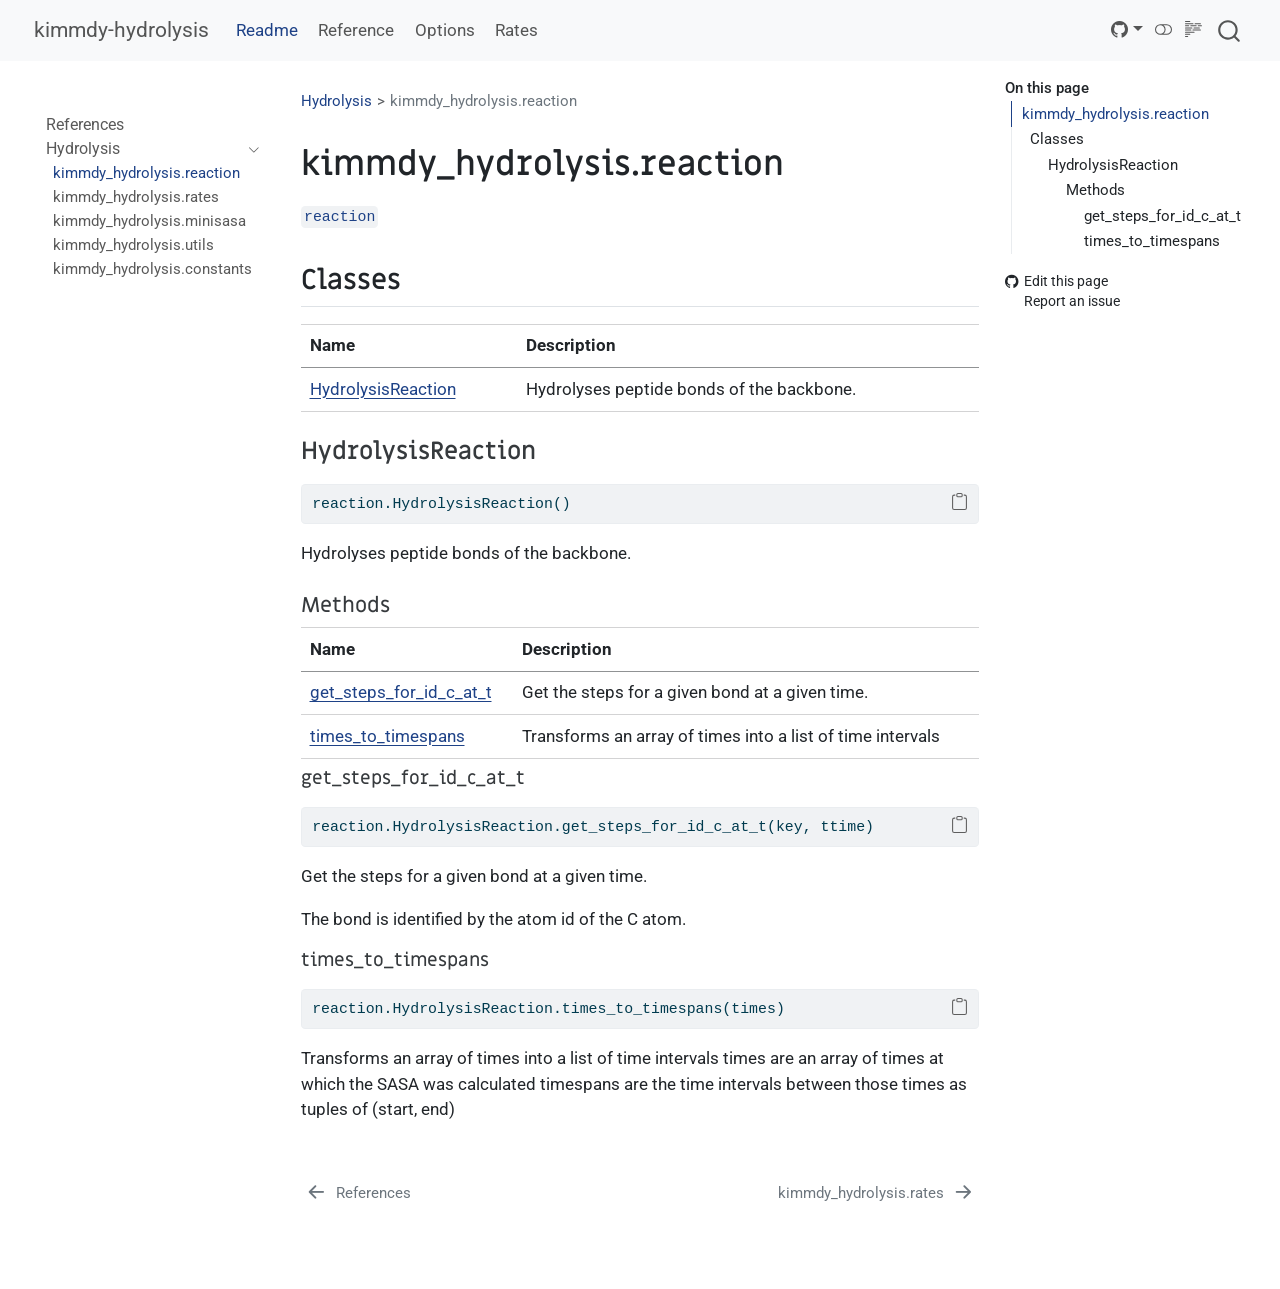
<file: docs/_reference/kimmdy_hydrolysis.reaction.html>
<!DOCTYPE html>
<html xmlns="http://www.w3.org/1999/xhtml" lang="en" xml:lang="en"><head>

<meta charset="utf-8">
<meta name="generator" content="quarto-1.8.24">

<meta name="viewport" content="width=device-width, initial-scale=1.0, user-scalable=yes">


<title>kimmdy_hydrolysis.reaction – kimmdy-hydrolysis</title>
<style>
code{white-space: pre-wrap;}
span.smallcaps{font-variant: small-caps;}
div.columns{display: flex; gap: min(4vw, 1.5em);}
div.column{flex: auto; overflow-x: auto;}
div.hanging-indent{margin-left: 1.5em; text-indent: -1.5em;}
ul.task-list{list-style: none;}
ul.task-list li input[type="checkbox"] {
  width: 0.8em;
  margin: 0 0.8em 0.2em -1em; /* quarto-specific, see https://github.com/quarto-dev/quarto-cli/issues/4556 */ 
  vertical-align: middle;
}
/* CSS for syntax highlighting */
html { -webkit-text-size-adjust: 100%; }
pre > code.sourceCode { white-space: pre; position: relative; }
pre > code.sourceCode > span { display: inline-block; line-height: 1.25; }
pre > code.sourceCode > span:empty { height: 1.2em; }
.sourceCode { overflow: visible; }
code.sourceCode > span { color: inherit; text-decoration: inherit; }
div.sourceCode { margin: 1em 0; }
pre.sourceCode { margin: 0; }
@media screen {
div.sourceCode { overflow: auto; }
}
@media print {
pre > code.sourceCode { white-space: pre-wrap; }
pre > code.sourceCode > span { text-indent: -5em; padding-left: 5em; }
}
pre.numberSource code
  { counter-reset: source-line 0; }
pre.numberSource code > span
  { position: relative; left: -4em; counter-increment: source-line; }
pre.numberSource code > span > a:first-child::before
  { content: counter(source-line);
    position: relative; left: -1em; text-align: right; vertical-align: baseline;
    border: none; display: inline-block;
    -webkit-touch-callout: none; -webkit-user-select: none;
    -khtml-user-select: none; -moz-user-select: none;
    -ms-user-select: none; user-select: none;
    padding: 0 4px; width: 4em;
  }
pre.numberSource { margin-left: 3em;  padding-left: 4px; }
div.sourceCode
  {   }
@media screen {
pre > code.sourceCode > span > a:first-child::before { text-decoration: underline; }
}
</style>


<script src="../site_libs/quarto-nav/quarto-nav.js"></script>
<script src="../site_libs/quarto-nav/headroom.min.js"></script>
<script src="../site_libs/clipboard/clipboard.min.js"></script>
<script src="../site_libs/quarto-search/autocomplete.umd.js"></script>
<script src="../site_libs/quarto-search/fuse.min.js"></script>
<script src="../site_libs/quarto-search/quarto-search.js"></script>
<meta name="quarto:offset" content="../">
<link href="../_reference/kimmdy_hydrolysis.rates.html" rel="next">
<link href="../_reference/index.html" rel="prev">
<script src="../site_libs/quarto-html/quarto.js" type="module"></script>
<script src="../site_libs/quarto-html/tabsets/tabsets.js" type="module"></script>
<script src="../site_libs/quarto-html/axe/axe-check.js" type="module"></script>
<script src="../site_libs/quarto-html/popper.min.js"></script>
<script src="../site_libs/quarto-html/tippy.umd.min.js"></script>
<script src="../site_libs/quarto-html/anchor.min.js"></script>
<link href="../site_libs/quarto-html/tippy.css" rel="stylesheet">
<link href="../site_libs/quarto-html/quarto-syntax-highlighting-d6c3437fb6335e258a8ca9d148b2aab3.css" rel="stylesheet" class="quarto-color-scheme" id="quarto-text-highlighting-styles">
<link href="../site_libs/quarto-html/quarto-syntax-highlighting-dark-9875003cc38504fc22ba4edac346fbd0.css" rel="stylesheet" class="quarto-color-scheme quarto-color-alternate" id="quarto-text-highlighting-styles">
<link href="../site_libs/quarto-html/quarto-syntax-highlighting-d6c3437fb6335e258a8ca9d148b2aab3.css" rel="stylesheet" class="quarto-color-scheme-extra" id="quarto-text-highlighting-styles">
<script src="../site_libs/bootstrap/bootstrap.min.js"></script>
<link href="../site_libs/bootstrap/bootstrap-icons.css" rel="stylesheet">
<link href="../site_libs/bootstrap/bootstrap-7efb255d08e06fca9642b2e622a0ded5.min.css" rel="stylesheet" append-hash="true" class="quarto-color-scheme" id="quarto-bootstrap" data-mode="light">
<link href="../site_libs/bootstrap/bootstrap-dark-f87e0ca9108a3193c355a446be0d08b9.min.css" rel="stylesheet" append-hash="true" class="quarto-color-scheme quarto-color-alternate" id="quarto-bootstrap" data-mode="dark">
<link href="../site_libs/bootstrap/bootstrap-7efb255d08e06fca9642b2e622a0ded5.min.css" rel="stylesheet" append-hash="true" class="quarto-color-scheme-extra" id="quarto-bootstrap" data-mode="light">
<script id="quarto-search-options" type="application/json">{
  "location": "navbar",
  "copy-button": false,
  "collapse-after": 3,
  "panel-placement": "end",
  "type": "overlay",
  "limit": 50,
  "keyboard-shortcut": [
    "f",
    "/",
    "s"
  ],
  "show-item-context": false,
  "language": {
    "search-no-results-text": "No results",
    "search-matching-documents-text": "matching documents",
    "search-copy-link-title": "Copy link to search",
    "search-hide-matches-text": "Hide additional matches",
    "search-more-match-text": "more match in this document",
    "search-more-matches-text": "more matches in this document",
    "search-clear-button-title": "Clear",
    "search-text-placeholder": "",
    "search-detached-cancel-button-title": "Cancel",
    "search-submit-button-title": "Submit",
    "search-label": "Search"
  }
}</script>


</head>

<body class="nav-sidebar floating nav-fixed quarto-light"><script id="quarto-html-before-body" type="application/javascript">
    const toggleBodyColorMode = (bsSheetEl) => {
      const mode = bsSheetEl.getAttribute("data-mode");
      const bodyEl = window.document.querySelector("body");
      if (mode === "dark") {
        bodyEl.classList.add("quarto-dark");
        bodyEl.classList.remove("quarto-light");
      } else {
        bodyEl.classList.add("quarto-light");
        bodyEl.classList.remove("quarto-dark");
      }
    }
    const toggleBodyColorPrimary = () => {
      const bsSheetEl = window.document.querySelector("link#quarto-bootstrap:not([rel=disabled-stylesheet])");
      if (bsSheetEl) {
        toggleBodyColorMode(bsSheetEl);
      }
    }
    const setColorSchemeToggle = (alternate) => {
      const toggles = window.document.querySelectorAll('.quarto-color-scheme-toggle');
      for (let i=0; i < toggles.length; i++) {
        const toggle = toggles[i];
        if (toggle) {
          if (alternate) {
            toggle.classList.add("alternate");
          } else {
            toggle.classList.remove("alternate");
          }
        }
      }
    };
    const toggleColorMode = (alternate) => {
      // Switch the stylesheets
      const primaryStylesheets = window.document.querySelectorAll('link.quarto-color-scheme:not(.quarto-color-alternate)');
      const alternateStylesheets = window.document.querySelectorAll('link.quarto-color-scheme.quarto-color-alternate');
      manageTransitions('#quarto-margin-sidebar .nav-link', false);
      if (alternate) {
        // note: dark is layered on light, we don't disable primary!
        enableStylesheet(alternateStylesheets);
        for (const sheetNode of alternateStylesheets) {
          if (sheetNode.id === "quarto-bootstrap") {
            toggleBodyColorMode(sheetNode);
          }
        }
      } else {
        disableStylesheet(alternateStylesheets);
        enableStylesheet(primaryStylesheets)
        toggleBodyColorPrimary();
      }
      manageTransitions('#quarto-margin-sidebar .nav-link', true);
      // Switch the toggles
      setColorSchemeToggle(alternate)
      // Hack to workaround the fact that safari doesn't
      // properly recolor the scrollbar when toggling (#1455)
      if (navigator.userAgent.indexOf('Safari') > 0 && navigator.userAgent.indexOf('Chrome') == -1) {
        manageTransitions("body", false);
        window.scrollTo(0, 1);
        setTimeout(() => {
          window.scrollTo(0, 0);
          manageTransitions("body", true);
        }, 40);
      }
    }
    const disableStylesheet = (stylesheets) => {
      for (let i=0; i < stylesheets.length; i++) {
        const stylesheet = stylesheets[i];
        stylesheet.rel = 'disabled-stylesheet';
      }
    }
    const enableStylesheet = (stylesheets) => {
      for (let i=0; i < stylesheets.length; i++) {
        const stylesheet = stylesheets[i];
        if(stylesheet.rel !== 'stylesheet') { // for Chrome, which will still FOUC without this check
          stylesheet.rel = 'stylesheet';
        }
      }
    }
    const manageTransitions = (selector, allowTransitions) => {
      const els = window.document.querySelectorAll(selector);
      for (let i=0; i < els.length; i++) {
        const el = els[i];
        if (allowTransitions) {
          el.classList.remove('notransition');
        } else {
          el.classList.add('notransition');
        }
      }
    }
    const isFileUrl = () => {
      return window.location.protocol === 'file:';
    }
    const hasAlternateSentinel = () => {
      let styleSentinel = getColorSchemeSentinel();
      if (styleSentinel !== null) {
        return styleSentinel === "alternate";
      } else {
        return false;
      }
    }
    const setStyleSentinel = (alternate) => {
      const value = alternate ? "alternate" : "default";
      if (!isFileUrl()) {
        window.localStorage.setItem("quarto-color-scheme", value);
      } else {
        localAlternateSentinel = value;
      }
    }
    const getColorSchemeSentinel = () => {
      if (!isFileUrl()) {
        const storageValue = window.localStorage.getItem("quarto-color-scheme");
        return storageValue != null ? storageValue : localAlternateSentinel;
      } else {
        return localAlternateSentinel;
      }
    }
    const toggleGiscusIfUsed = (isAlternate, darkModeDefault) => {
      const baseTheme = document.querySelector('#giscus-base-theme')?.value ?? 'light';
      const alternateTheme = document.querySelector('#giscus-alt-theme')?.value ?? 'dark';
      let newTheme = '';
      if(authorPrefersDark) {
        newTheme = isAlternate ? baseTheme : alternateTheme;
      } else {
        newTheme = isAlternate ? alternateTheme : baseTheme;
      }
      const changeGiscusTheme = () => {
        // From: https://github.com/giscus/giscus/issues/336
        const sendMessage = (message) => {
          const iframe = document.querySelector('iframe.giscus-frame');
          if (!iframe) return;
          iframe.contentWindow.postMessage({ giscus: message }, 'https://giscus.app');
        }
        sendMessage({
          setConfig: {
            theme: newTheme
          }
        });
      }
      const isGiscussLoaded = window.document.querySelector('iframe.giscus-frame') !== null;
      if (isGiscussLoaded) {
        changeGiscusTheme();
      }
    };
    const authorPrefersDark = false;
    const darkModeDefault = authorPrefersDark;
      document.querySelector('link#quarto-text-highlighting-styles.quarto-color-scheme-extra').rel = 'disabled-stylesheet';
      document.querySelector('link#quarto-bootstrap.quarto-color-scheme-extra').rel = 'disabled-stylesheet';
    let localAlternateSentinel = darkModeDefault ? 'alternate' : 'default';
    // Dark / light mode switch
    window.quartoToggleColorScheme = () => {
      // Read the current dark / light value
      let toAlternate = !hasAlternateSentinel();
      toggleColorMode(toAlternate);
      setStyleSentinel(toAlternate);
      toggleGiscusIfUsed(toAlternate, darkModeDefault);
      window.dispatchEvent(new Event('resize'));
    };
    // Switch to dark mode if need be
    if (hasAlternateSentinel()) {
      toggleColorMode(true);
    } else {
      toggleColorMode(false);
    }
  </script>

<div id="quarto-search-results"></div>
  <header id="quarto-header" class="headroom fixed-top">
    <nav class="navbar navbar-expand-lg " data-bs-theme="dark">
      <div class="navbar-container container-fluid">
      <div class="navbar-brand-container mx-auto">
    <a href="../index.html" class="navbar-brand navbar-brand-logo">
    </a>
    <a class="navbar-brand" href="../index.html">
    <span class="navbar-title">kimmdy-hydrolysis</span>
    </a>
  </div>
            <div id="quarto-search" class="" title="Search"></div>
          <button class="navbar-toggler" type="button" data-bs-toggle="collapse" data-bs-target="#navbarCollapse" aria-controls="navbarCollapse" role="menu" aria-expanded="false" aria-label="Toggle navigation" onclick="if (window.quartoToggleHeadroom) { window.quartoToggleHeadroom(); }">
  <span class="navbar-toggler-icon"></span>
</button>
          <div class="collapse navbar-collapse" id="navbarCollapse">
            <ul class="navbar-nav navbar-nav-scroll me-auto">
  <li class="nav-item">
    <a class="nav-link active" href="../index.html" aria-current="page"> 
<span class="menu-text">Readme</span></a>
  </li>  
  <li class="nav-item">
    <a class="nav-link" href="../_reference/index.html"> 
<span class="menu-text">Reference</span></a>
  </li>  
  <li class="nav-item">
    <a class="nav-link" href="../config.html"> 
<span class="menu-text">Options</span></a>
  </li>  
  <li class="nav-item">
    <a class="nav-link" href="../rates.html"> 
<span class="menu-text">Rates</span></a>
  </li>  
</ul>
          </div> <!-- /navcollapse -->
            <div class="quarto-navbar-tools tools-wide">
    <div class="dropdown">
      <a href="" title="" id="quarto-navigation-tool-dropdown-0" class="quarto-navigation-tool dropdown-toggle px-1" data-bs-toggle="dropdown" aria-expanded="false" role="link" aria-label=""><i class="bi bi-github"></i></a>
      <ul class="dropdown-menu" aria-labelledby="quarto-navigation-tool-dropdown-0">
          <li>
            <a class="dropdown-item quarto-navbar-tools-item" href="https://github.com/graeter-group/kimmdy-hydrolysis">
            Source Code
            </a>
          </li>
          <li>
            <a class="dropdown-item quarto-navbar-tools-item" href="https://github.com/graeter-group/kimmdy-hydrolysis/issues/new">
            Report a Bug
            </a>
          </li>
      </ul>
    </div>
  <a href="" class="quarto-color-scheme-toggle quarto-navigation-tool  px-1" onclick="window.quartoToggleColorScheme(); return false;" title="Toggle dark mode"><i class="bi"></i></a>
  <a href="" class="quarto-reader-toggle quarto-navigation-tool px-1" onclick="window.quartoToggleReader(); return false;" title="Toggle reader mode">
  <div class="quarto-reader-toggle-btn">
  <i class="bi"></i>
  </div>
</a>
</div>
      </div> <!-- /container-fluid -->
    </nav>
  <nav class="quarto-secondary-nav">
    <div class="container-fluid d-flex">
      <button type="button" class="quarto-btn-toggle btn" data-bs-toggle="collapse" role="button" data-bs-target=".quarto-sidebar-collapse-item" aria-controls="quarto-sidebar" aria-expanded="false" aria-label="Toggle sidebar navigation" onclick="if (window.quartoToggleHeadroom) { window.quartoToggleHeadroom(); }">
        <i class="bi bi-layout-text-sidebar-reverse"></i>
      </button>
        <nav class="quarto-page-breadcrumbs" aria-label="breadcrumb"><ol class="breadcrumb"><li class="breadcrumb-item"><a href="../_reference/kimmdy_hydrolysis.reaction.html">Hydrolysis</a></li><li class="breadcrumb-item"><a href="../_reference/kimmdy_hydrolysis.reaction.html">kimmdy_hydrolysis.reaction</a></li></ol></nav>
        <a class="flex-grow-1" role="navigation" data-bs-toggle="collapse" data-bs-target=".quarto-sidebar-collapse-item" aria-controls="quarto-sidebar" aria-expanded="false" aria-label="Toggle sidebar navigation" onclick="if (window.quartoToggleHeadroom) { window.quartoToggleHeadroom(); }">      
        </a>
    </div>
  </nav>
</header>
<!-- content -->
<div id="quarto-content" class="quarto-container page-columns page-rows-contents page-layout-article page-navbar">
<!-- sidebar -->
  <nav id="quarto-sidebar" class="sidebar collapse collapse-horizontal quarto-sidebar-collapse-item sidebar-navigation floating overflow-auto">
    <div class="pt-lg-2 mt-2 text-left sidebar-header">
      <a href="../index.html" class="sidebar-logo-link">
      </a>
      </div>
    <div class="sidebar-menu-container"> 
    <ul class="list-unstyled mt-1">
        <li class="sidebar-item">
  <div class="sidebar-item-container"> 
  <a href="../_reference/index.html" class="sidebar-item-text sidebar-link">
 <span class="menu-text">References</span></a>
  </div>
</li>
        <li class="sidebar-item sidebar-item-section">
      <div class="sidebar-item-container"> 
            <a class="sidebar-item-text sidebar-link text-start" data-bs-toggle="collapse" data-bs-target="#quarto-sidebar-section-1" role="navigation" aria-expanded="true">
 <span class="menu-text">Hydrolysis</span></a>
          <a class="sidebar-item-toggle text-start" data-bs-toggle="collapse" data-bs-target="#quarto-sidebar-section-1" role="navigation" aria-expanded="true" aria-label="Toggle section">
            <i class="bi bi-chevron-right ms-2"></i>
          </a> 
      </div>
      <ul id="quarto-sidebar-section-1" class="collapse list-unstyled sidebar-section depth1 show">  
          <li class="sidebar-item">
  <div class="sidebar-item-container"> 
  <a href="../_reference/kimmdy_hydrolysis.reaction.html" class="sidebar-item-text sidebar-link active">
 <span class="menu-text">kimmdy_hydrolysis.reaction</span></a>
  </div>
</li>
          <li class="sidebar-item">
  <div class="sidebar-item-container"> 
  <a href="../_reference/kimmdy_hydrolysis.rates.html" class="sidebar-item-text sidebar-link">
 <span class="menu-text">kimmdy_hydrolysis.rates</span></a>
  </div>
</li>
          <li class="sidebar-item">
  <div class="sidebar-item-container"> 
  <a href="../_reference/kimmdy_hydrolysis.minisasa.html" class="sidebar-item-text sidebar-link">
 <span class="menu-text">kimmdy_hydrolysis.minisasa</span></a>
  </div>
</li>
          <li class="sidebar-item">
  <div class="sidebar-item-container"> 
  <a href="../_reference/kimmdy_hydrolysis.utils.html" class="sidebar-item-text sidebar-link">
 <span class="menu-text">kimmdy_hydrolysis.utils</span></a>
  </div>
</li>
          <li class="sidebar-item">
  <div class="sidebar-item-container"> 
  <a href="../_reference/kimmdy_hydrolysis.constants.html" class="sidebar-item-text sidebar-link">
 <span class="menu-text">kimmdy_hydrolysis.constants</span></a>
  </div>
</li>
      </ul>
  </li>
    </ul>
    </div>
</nav>
<div id="quarto-sidebar-glass" class="quarto-sidebar-collapse-item" data-bs-toggle="collapse" data-bs-target=".quarto-sidebar-collapse-item"></div>
<!-- margin-sidebar -->
    <div id="quarto-margin-sidebar" class="sidebar margin-sidebar">
        <nav id="TOC" role="doc-toc" class="toc-active" data-toc-expanded="99">
    <h2 id="toc-title">On this page</h2>
   
  <ul>
  <li><a href="#kimmdy_hydrolysis.reaction" id="toc-kimmdy_hydrolysis.reaction" class="nav-link active" data-scroll-target="#kimmdy_hydrolysis.reaction">kimmdy_hydrolysis.reaction</a>
  <ul>
  <li><a href="#classes" id="toc-classes" class="nav-link" data-scroll-target="#classes">Classes</a>
  <ul>
  <li><a href="#kimmdy_hydrolysis.reaction.HydrolysisReaction" id="toc-kimmdy_hydrolysis.reaction.HydrolysisReaction" class="nav-link" data-scroll-target="#kimmdy_hydrolysis.reaction.HydrolysisReaction">HydrolysisReaction</a>
  <ul class="collapse">
  <li><a href="#methods" id="toc-methods" class="nav-link" data-scroll-target="#methods">Methods</a>
  <ul class="collapse">
  <li><a href="#kimmdy_hydrolysis.reaction.HydrolysisReaction.get_steps_for_id_c_at_t" id="toc-kimmdy_hydrolysis.reaction.HydrolysisReaction.get_steps_for_id_c_at_t" class="nav-link" data-scroll-target="#kimmdy_hydrolysis.reaction.HydrolysisReaction.get_steps_for_id_c_at_t">get_steps_for_id_c_at_t</a></li>
  <li><a href="#kimmdy_hydrolysis.reaction.HydrolysisReaction.times_to_timespans" id="toc-kimmdy_hydrolysis.reaction.HydrolysisReaction.times_to_timespans" class="nav-link" data-scroll-target="#kimmdy_hydrolysis.reaction.HydrolysisReaction.times_to_timespans">times_to_timespans</a></li>
  </ul></li>
  </ul></li>
  </ul></li>
  </ul></li>
  </ul>
<div class="toc-actions"><ul><li><a href="https://github.com/graeter-group/kimmdy-hydrolysis/edit/main/_reference/kimmdy_hydrolysis.reaction.qmd" class="toc-action"><i class="bi bi-github"></i>Edit this page</a></li><li><a href="https://github.com/graeter-group/kimmdy-hydrolysis/issues/new" class="toc-action"><i class="bi empty"></i>Report an issue</a></li></ul></div></nav>
    </div>
<!-- main -->
<main class="content" id="quarto-document-content"><header id="title-block-header" class="quarto-title-block"><nav class="quarto-page-breadcrumbs quarto-title-breadcrumbs d-none d-lg-block" aria-label="breadcrumb"><ol class="breadcrumb"><li class="breadcrumb-item"><a href="../_reference/kimmdy_hydrolysis.reaction.html">Hydrolysis</a></li><li class="breadcrumb-item"><a href="../_reference/kimmdy_hydrolysis.reaction.html">kimmdy_hydrolysis.reaction</a></li></ol></nav></header>





<section id="kimmdy_hydrolysis.reaction" class="level1">
<h1>kimmdy_hydrolysis.reaction</h1>
<p><code>reaction</code></p>
<section id="classes" class="level2">
<h2 class="anchored" data-anchor-id="classes">Classes</h2>
<table class="caption-top table">
<thead>
<tr class="header">
<th>Name</th>
<th>Description</th>
</tr>
</thead>
<tbody>
<tr class="odd">
<td><a href="#kimmdy_hydrolysis.reaction.HydrolysisReaction">HydrolysisReaction</a></td>
<td>Hydrolyses peptide bonds of the backbone.</td>
</tr>
</tbody>
</table>
<section id="kimmdy_hydrolysis.reaction.HydrolysisReaction" class="level3">
<h3 class="anchored" data-anchor-id="kimmdy_hydrolysis.reaction.HydrolysisReaction">HydrolysisReaction</h3>
<div class="code-copy-outer-scaffold"><div class="sourceCode" id="cb1"><pre class="sourceCode python code-with-copy"><code class="sourceCode python"><span id="cb1-1"><a href="#cb1-1" aria-hidden="true" tabindex="-1"></a>reaction.HydrolysisReaction()</span></code></pre></div><button title="Copy to Clipboard" class="code-copy-button"><i class="bi"></i></button></div>
<p>Hydrolyses peptide bonds of the backbone.</p>
<section id="methods" class="level4">
<h4 class="anchored" data-anchor-id="methods">Methods</h4>
<table class="caption-top table">
<thead>
<tr class="header">
<th>Name</th>
<th>Description</th>
</tr>
</thead>
<tbody>
<tr class="odd">
<td><a href="#kimmdy_hydrolysis.reaction.HydrolysisReaction.get_steps_for_id_c_at_t">get_steps_for_id_c_at_t</a></td>
<td>Get the steps for a given bond at a given time.</td>
</tr>
<tr class="even">
<td><a href="#kimmdy_hydrolysis.reaction.HydrolysisReaction.times_to_timespans">times_to_timespans</a></td>
<td>Transforms an array of times into a list of time intervals</td>
</tr>
</tbody>
</table>
<section id="kimmdy_hydrolysis.reaction.HydrolysisReaction.get_steps_for_id_c_at_t" class="level5">
<h5 class="anchored" data-anchor-id="kimmdy_hydrolysis.reaction.HydrolysisReaction.get_steps_for_id_c_at_t">get_steps_for_id_c_at_t</h5>
<div class="code-copy-outer-scaffold"><div class="sourceCode" id="cb2"><pre class="sourceCode python code-with-copy"><code class="sourceCode python"><span id="cb2-1"><a href="#cb2-1" aria-hidden="true" tabindex="-1"></a>reaction.HydrolysisReaction.get_steps_for_id_c_at_t(key, ttime)</span></code></pre></div><button title="Copy to Clipboard" class="code-copy-button"><i class="bi"></i></button></div>
<p>Get the steps for a given bond at a given time.</p>
<p>The bond is identified by the atom id of the C atom.</p>
</section>
<section id="kimmdy_hydrolysis.reaction.HydrolysisReaction.times_to_timespans" class="level5">
<h5 class="anchored" data-anchor-id="kimmdy_hydrolysis.reaction.HydrolysisReaction.times_to_timespans">times_to_timespans</h5>
<div class="code-copy-outer-scaffold"><div class="sourceCode" id="cb3"><pre class="sourceCode python code-with-copy"><code class="sourceCode python"><span id="cb3-1"><a href="#cb3-1" aria-hidden="true" tabindex="-1"></a>reaction.HydrolysisReaction.times_to_timespans(times)</span></code></pre></div><button title="Copy to Clipboard" class="code-copy-button"><i class="bi"></i></button></div>
<p>Transforms an array of times into a list of time intervals times are an array of times at which the SASA was calculated timespans are the time intervals between those times as tuples of (start, end)</p>


</section>
</section>
</section>
</section>
</section>

<a onclick="window.scrollTo(0, 0); return false;" role="button" id="quarto-back-to-top"><i class="bi bi-arrow-up"></i> Back to top</a></main> <!-- /main -->
<script id="quarto-html-after-body" type="application/javascript">
  window.document.addEventListener("DOMContentLoaded", function (event) {
    // Ensure there is a toggle, if there isn't float one in the top right
    if (window.document.querySelector('.quarto-color-scheme-toggle') === null) {
      const a = window.document.createElement('a');
      a.classList.add('top-right');
      a.classList.add('quarto-color-scheme-toggle');
      a.href = "";
      a.onclick = function() { try { window.quartoToggleColorScheme(); } catch {} return false; };
      const i = window.document.createElement("i");
      i.classList.add('bi');
      a.appendChild(i);
      window.document.body.appendChild(a);
    }
    setColorSchemeToggle(hasAlternateSentinel())
    const icon = "";
    const anchorJS = new window.AnchorJS();
    anchorJS.options = {
      placement: 'right',
      icon: icon
    };
    anchorJS.add('.anchored');
    const isCodeAnnotation = (el) => {
      for (const clz of el.classList) {
        if (clz.startsWith('code-annotation-')) {                     
          return true;
        }
      }
      return false;
    }
    const onCopySuccess = function(e) {
      // button target
      const button = e.trigger;
      // don't keep focus
      button.blur();
      // flash "checked"
      button.classList.add('code-copy-button-checked');
      var currentTitle = button.getAttribute("title");
      button.setAttribute("title", "Copied!");
      let tooltip;
      if (window.bootstrap) {
        button.setAttribute("data-bs-toggle", "tooltip");
        button.setAttribute("data-bs-placement", "left");
        button.setAttribute("data-bs-title", "Copied!");
        tooltip = new bootstrap.Tooltip(button, 
          { trigger: "manual", 
            customClass: "code-copy-button-tooltip",
            offset: [0, -8]});
        tooltip.show();    
      }
      setTimeout(function() {
        if (tooltip) {
          tooltip.hide();
          button.removeAttribute("data-bs-title");
          button.removeAttribute("data-bs-toggle");
          button.removeAttribute("data-bs-placement");
        }
        button.setAttribute("title", currentTitle);
        button.classList.remove('code-copy-button-checked');
      }, 1000);
      // clear code selection
      e.clearSelection();
    }
    const getTextToCopy = function(trigger) {
      const outerScaffold = trigger.parentElement.cloneNode(true);
      const codeEl = outerScaffold.querySelector('code');
      for (const childEl of codeEl.children) {
        if (isCodeAnnotation(childEl)) {
          childEl.remove();
        }
      }
      return codeEl.innerText;
    }
    const clipboard = new window.ClipboardJS('.code-copy-button:not([data-in-quarto-modal])', {
      text: getTextToCopy
    });
    clipboard.on('success', onCopySuccess);
    if (window.document.getElementById('quarto-embedded-source-code-modal')) {
      const clipboardModal = new window.ClipboardJS('.code-copy-button[data-in-quarto-modal]', {
        text: getTextToCopy,
        container: window.document.getElementById('quarto-embedded-source-code-modal')
      });
      clipboardModal.on('success', onCopySuccess);
    }
      var localhostRegex = new RegExp(/^(?:http|https):\/\/localhost\:?[0-9]*\//);
      var mailtoRegex = new RegExp(/^mailto:/);
        var filterRegex = new RegExp("http:\/\/graeter-group\.github\.io\/kimmdy-hydrolysis");
      var isInternal = (href) => {
          return filterRegex.test(href) || localhostRegex.test(href) || mailtoRegex.test(href);
      }
      // Inspect non-navigation links and adorn them if external
     var links = window.document.querySelectorAll('a[href]:not(.nav-link):not(.navbar-brand):not(.toc-action):not(.sidebar-link):not(.sidebar-item-toggle):not(.pagination-link):not(.no-external):not([aria-hidden]):not(.dropdown-item):not(.quarto-navigation-tool):not(.about-link)');
      for (var i=0; i<links.length; i++) {
        const link = links[i];
        if (!isInternal(link.href)) {
          // undo the damage that might have been done by quarto-nav.js in the case of
          // links that we want to consider external
          if (link.dataset.originalHref !== undefined) {
            link.href = link.dataset.originalHref;
          }
        }
      }
    function tippyHover(el, contentFn, onTriggerFn, onUntriggerFn) {
      const config = {
        allowHTML: true,
        maxWidth: 500,
        delay: 100,
        arrow: false,
        appendTo: function(el) {
            return el.parentElement;
        },
        interactive: true,
        interactiveBorder: 10,
        theme: 'quarto',
        placement: 'bottom-start',
      };
      if (contentFn) {
        config.content = contentFn;
      }
      if (onTriggerFn) {
        config.onTrigger = onTriggerFn;
      }
      if (onUntriggerFn) {
        config.onUntrigger = onUntriggerFn;
      }
      window.tippy(el, config); 
    }
    const noterefs = window.document.querySelectorAll('a[role="doc-noteref"]');
    for (var i=0; i<noterefs.length; i++) {
      const ref = noterefs[i];
      tippyHover(ref, function() {
        // use id or data attribute instead here
        let href = ref.getAttribute('data-footnote-href') || ref.getAttribute('href');
        try { href = new URL(href).hash; } catch {}
        const id = href.replace(/^#\/?/, "");
        const note = window.document.getElementById(id);
        if (note) {
          return note.innerHTML;
        } else {
          return "";
        }
      });
    }
    const xrefs = window.document.querySelectorAll('a.quarto-xref');
    const processXRef = (id, note) => {
      // Strip column container classes
      const stripColumnClz = (el) => {
        el.classList.remove("page-full", "page-columns");
        if (el.children) {
          for (const child of el.children) {
            stripColumnClz(child);
          }
        }
      }
      stripColumnClz(note)
      if (id === null || id.startsWith('sec-')) {
        // Special case sections, only their first couple elements
        const container = document.createElement("div");
        if (note.children && note.children.length > 2) {
          container.appendChild(note.children[0].cloneNode(true));
          for (let i = 1; i < note.children.length; i++) {
            const child = note.children[i];
            if (child.tagName === "P" && child.innerText === "") {
              continue;
            } else {
              container.appendChild(child.cloneNode(true));
              break;
            }
          }
          if (window.Quarto?.typesetMath) {
            window.Quarto.typesetMath(container);
          }
          return container.innerHTML
        } else {
          if (window.Quarto?.typesetMath) {
            window.Quarto.typesetMath(note);
          }
          return note.innerHTML;
        }
      } else {
        // Remove any anchor links if they are present
        const anchorLink = note.querySelector('a.anchorjs-link');
        if (anchorLink) {
          anchorLink.remove();
        }
        if (window.Quarto?.typesetMath) {
          window.Quarto.typesetMath(note);
        }
        if (note.classList.contains("callout")) {
          return note.outerHTML;
        } else {
          return note.innerHTML;
        }
      }
    }
    for (var i=0; i<xrefs.length; i++) {
      const xref = xrefs[i];
      tippyHover(xref, undefined, function(instance) {
        instance.disable();
        let url = xref.getAttribute('href');
        let hash = undefined; 
        if (url.startsWith('#')) {
          hash = url;
        } else {
          try { hash = new URL(url).hash; } catch {}
        }
        if (hash) {
          const id = hash.replace(/^#\/?/, "");
          const note = window.document.getElementById(id);
          if (note !== null) {
            try {
              const html = processXRef(id, note.cloneNode(true));
              instance.setContent(html);
            } finally {
              instance.enable();
              instance.show();
            }
          } else {
            // See if we can fetch this
            fetch(url.split('#')[0])
            .then(res => res.text())
            .then(html => {
              const parser = new DOMParser();
              const htmlDoc = parser.parseFromString(html, "text/html");
              const note = htmlDoc.getElementById(id);
              if (note !== null) {
                const html = processXRef(id, note);
                instance.setContent(html);
              } 
            }).finally(() => {
              instance.enable();
              instance.show();
            });
          }
        } else {
          // See if we can fetch a full url (with no hash to target)
          // This is a special case and we should probably do some content thinning / targeting
          fetch(url)
          .then(res => res.text())
          .then(html => {
            const parser = new DOMParser();
            const htmlDoc = parser.parseFromString(html, "text/html");
            const note = htmlDoc.querySelector('main.content');
            if (note !== null) {
              // This should only happen for chapter cross references
              // (since there is no id in the URL)
              // remove the first header
              if (note.children.length > 0 && note.children[0].tagName === "HEADER") {
                note.children[0].remove();
              }
              const html = processXRef(null, note);
              instance.setContent(html);
            } 
          }).finally(() => {
            instance.enable();
            instance.show();
          });
        }
      }, function(instance) {
      });
    }
        let selectedAnnoteEl;
        const selectorForAnnotation = ( cell, annotation) => {
          let cellAttr = 'data-code-cell="' + cell + '"';
          let lineAttr = 'data-code-annotation="' +  annotation + '"';
          const selector = 'span[' + cellAttr + '][' + lineAttr + ']';
          return selector;
        }
        const selectCodeLines = (annoteEl) => {
          const doc = window.document;
          const targetCell = annoteEl.getAttribute("data-target-cell");
          const targetAnnotation = annoteEl.getAttribute("data-target-annotation");
          const annoteSpan = window.document.querySelector(selectorForAnnotation(targetCell, targetAnnotation));
          const lines = annoteSpan.getAttribute("data-code-lines").split(",");
          const lineIds = lines.map((line) => {
            return targetCell + "-" + line;
          })
          let top = null;
          let height = null;
          let parent = null;
          if (lineIds.length > 0) {
              //compute the position of the single el (top and bottom and make a div)
              const el = window.document.getElementById(lineIds[0]);
              top = el.offsetTop;
              height = el.offsetHeight;
              parent = el.parentElement.parentElement;
            if (lineIds.length > 1) {
              const lastEl = window.document.getElementById(lineIds[lineIds.length - 1]);
              const bottom = lastEl.offsetTop + lastEl.offsetHeight;
              height = bottom - top;
            }
            if (top !== null && height !== null && parent !== null) {
              // cook up a div (if necessary) and position it 
              let div = window.document.getElementById("code-annotation-line-highlight");
              if (div === null) {
                div = window.document.createElement("div");
                div.setAttribute("id", "code-annotation-line-highlight");
                div.style.position = 'absolute';
                parent.appendChild(div);
              }
              div.style.top = top - 2 + "px";
              div.style.height = height + 4 + "px";
              div.style.left = 0;
              let gutterDiv = window.document.getElementById("code-annotation-line-highlight-gutter");
              if (gutterDiv === null) {
                gutterDiv = window.document.createElement("div");
                gutterDiv.setAttribute("id", "code-annotation-line-highlight-gutter");
                gutterDiv.style.position = 'absolute';
                const codeCell = window.document.getElementById(targetCell);
                const gutter = codeCell.querySelector('.code-annotation-gutter');
                gutter.appendChild(gutterDiv);
              }
              gutterDiv.style.top = top - 2 + "px";
              gutterDiv.style.height = height + 4 + "px";
            }
            selectedAnnoteEl = annoteEl;
          }
        };
        const unselectCodeLines = () => {
          const elementsIds = ["code-annotation-line-highlight", "code-annotation-line-highlight-gutter"];
          elementsIds.forEach((elId) => {
            const div = window.document.getElementById(elId);
            if (div) {
              div.remove();
            }
          });
          selectedAnnoteEl = undefined;
        };
          // Handle positioning of the toggle
      window.addEventListener(
        "resize",
        throttle(() => {
          elRect = undefined;
          if (selectedAnnoteEl) {
            selectCodeLines(selectedAnnoteEl);
          }
        }, 10)
      );
      function throttle(fn, ms) {
      let throttle = false;
      let timer;
        return (...args) => {
          if(!throttle) { // first call gets through
              fn.apply(this, args);
              throttle = true;
          } else { // all the others get throttled
              if(timer) clearTimeout(timer); // cancel #2
              timer = setTimeout(() => {
                fn.apply(this, args);
                timer = throttle = false;
              }, ms);
          }
        };
      }
        // Attach click handler to the DT
        const annoteDls = window.document.querySelectorAll('dt[data-target-cell]');
        for (const annoteDlNode of annoteDls) {
          annoteDlNode.addEventListener('click', (event) => {
            const clickedEl = event.target;
            if (clickedEl !== selectedAnnoteEl) {
              unselectCodeLines();
              const activeEl = window.document.querySelector('dt[data-target-cell].code-annotation-active');
              if (activeEl) {
                activeEl.classList.remove('code-annotation-active');
              }
              selectCodeLines(clickedEl);
              clickedEl.classList.add('code-annotation-active');
            } else {
              // Unselect the line
              unselectCodeLines();
              clickedEl.classList.remove('code-annotation-active');
            }
          });
        }
    const findCites = (el) => {
      const parentEl = el.parentElement;
      if (parentEl) {
        const cites = parentEl.dataset.cites;
        if (cites) {
          return {
            el,
            cites: cites.split(' ')
          };
        } else {
          return findCites(el.parentElement)
        }
      } else {
        return undefined;
      }
    };
    var bibliorefs = window.document.querySelectorAll('a[role="doc-biblioref"]');
    for (var i=0; i<bibliorefs.length; i++) {
      const ref = bibliorefs[i];
      const citeInfo = findCites(ref);
      if (citeInfo) {
        tippyHover(citeInfo.el, function() {
          var popup = window.document.createElement('div');
          citeInfo.cites.forEach(function(cite) {
            var citeDiv = window.document.createElement('div');
            citeDiv.classList.add('hanging-indent');
            citeDiv.classList.add('csl-entry');
            var biblioDiv = window.document.getElementById('ref-' + cite);
            if (biblioDiv) {
              citeDiv.innerHTML = biblioDiv.innerHTML;
            }
            popup.appendChild(citeDiv);
          });
          return popup.innerHTML;
        });
      }
    }
  });
  </script>
<nav class="page-navigation">
  <div class="nav-page nav-page-previous">
      <a href="../_reference/index.html" class="pagination-link" aria-label="References">
        <i class="bi bi-arrow-left-short"></i> <span class="nav-page-text">References</span>
      </a>          
  </div>
  <div class="nav-page nav-page-next">
      <a href="../_reference/kimmdy_hydrolysis.rates.html" class="pagination-link" aria-label="kimmdy_hydrolysis.rates">
        <span class="nav-page-text">kimmdy_hydrolysis.rates</span> <i class="bi bi-arrow-right-short"></i>
      </a>
  </div>
</nav>
</div> <!-- /content -->




<footer class="footer"><div class="nav-footer"><div class="nav-footer-center"><div class="toc-actions d-sm-block d-md-none"><ul><li><a href="https://github.com/graeter-group/kimmdy-hydrolysis/edit/main/_reference/kimmdy_hydrolysis.reaction.qmd" class="toc-action"><i class="bi bi-github"></i>Edit this page</a></li><li><a href="https://github.com/graeter-group/kimmdy-hydrolysis/issues/new" class="toc-action"><i class="bi empty"></i>Report an issue</a></li></ul></div></div></div></footer></body></html>
</file>
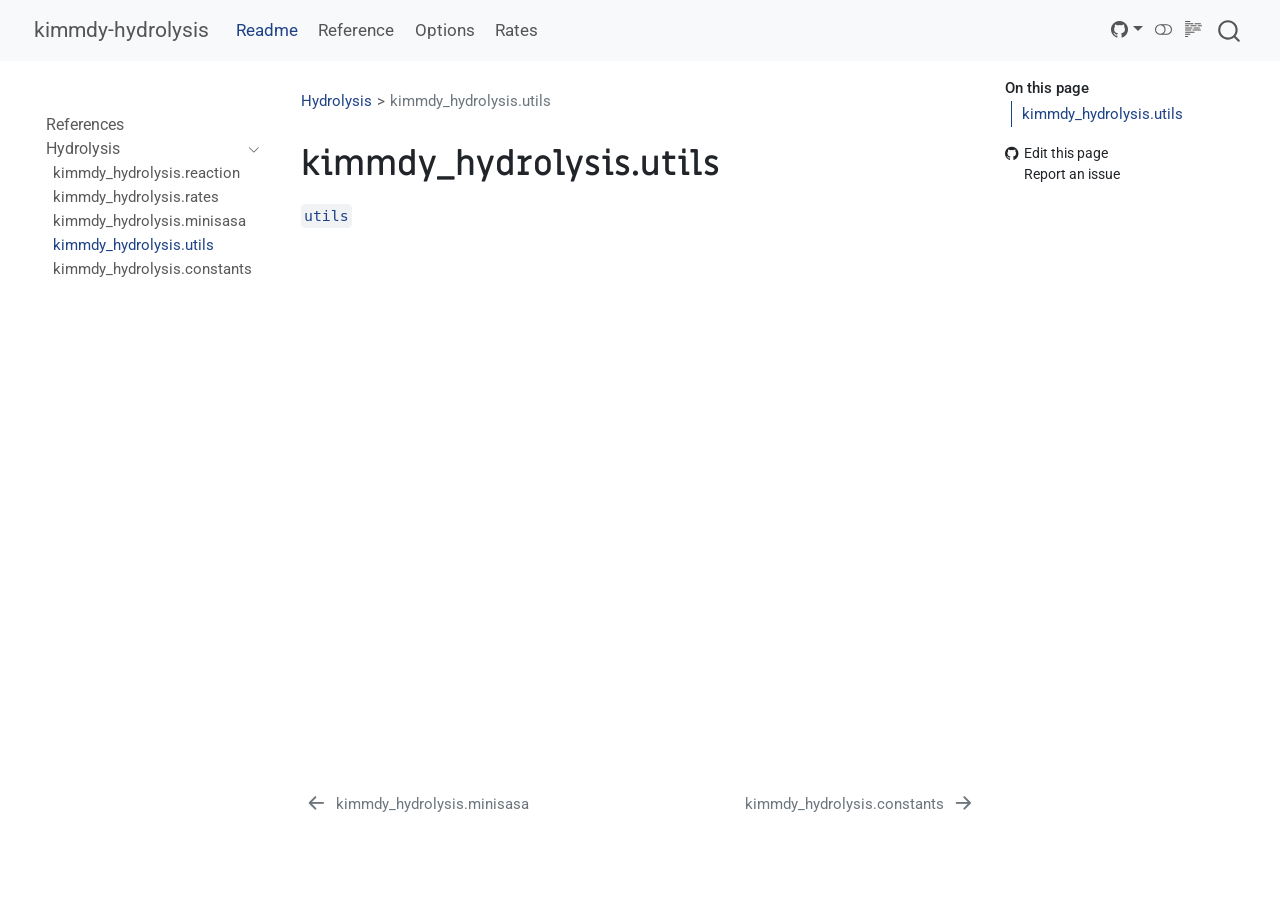
<file: docs/_reference/kimmdy_hydrolysis.utils.html>
<!DOCTYPE html>
<html xmlns="http://www.w3.org/1999/xhtml" lang="en" xml:lang="en"><head>

<meta charset="utf-8">
<meta name="generator" content="quarto-1.8.24">

<meta name="viewport" content="width=device-width, initial-scale=1.0, user-scalable=yes">


<title>kimmdy_hydrolysis.utils – kimmdy-hydrolysis</title>
<style>
code{white-space: pre-wrap;}
span.smallcaps{font-variant: small-caps;}
div.columns{display: flex; gap: min(4vw, 1.5em);}
div.column{flex: auto; overflow-x: auto;}
div.hanging-indent{margin-left: 1.5em; text-indent: -1.5em;}
ul.task-list{list-style: none;}
ul.task-list li input[type="checkbox"] {
  width: 0.8em;
  margin: 0 0.8em 0.2em -1em; /* quarto-specific, see https://github.com/quarto-dev/quarto-cli/issues/4556 */ 
  vertical-align: middle;
}
</style>


<script src="../site_libs/quarto-nav/quarto-nav.js"></script>
<script src="../site_libs/quarto-nav/headroom.min.js"></script>
<script src="../site_libs/clipboard/clipboard.min.js"></script>
<script src="../site_libs/quarto-search/autocomplete.umd.js"></script>
<script src="../site_libs/quarto-search/fuse.min.js"></script>
<script src="../site_libs/quarto-search/quarto-search.js"></script>
<meta name="quarto:offset" content="../">
<link href="../_reference/kimmdy_hydrolysis.constants.html" rel="next">
<link href="../_reference/kimmdy_hydrolysis.minisasa.html" rel="prev">
<script src="../site_libs/quarto-html/quarto.js" type="module"></script>
<script src="../site_libs/quarto-html/tabsets/tabsets.js" type="module"></script>
<script src="../site_libs/quarto-html/axe/axe-check.js" type="module"></script>
<script src="../site_libs/quarto-html/popper.min.js"></script>
<script src="../site_libs/quarto-html/tippy.umd.min.js"></script>
<script src="../site_libs/quarto-html/anchor.min.js"></script>
<link href="../site_libs/quarto-html/tippy.css" rel="stylesheet">
<link href="../site_libs/quarto-html/quarto-syntax-highlighting-d6c3437fb6335e258a8ca9d148b2aab3.css" rel="stylesheet" class="quarto-color-scheme" id="quarto-text-highlighting-styles">
<link href="../site_libs/quarto-html/quarto-syntax-highlighting-dark-9875003cc38504fc22ba4edac346fbd0.css" rel="stylesheet" class="quarto-color-scheme quarto-color-alternate" id="quarto-text-highlighting-styles">
<link href="../site_libs/quarto-html/quarto-syntax-highlighting-d6c3437fb6335e258a8ca9d148b2aab3.css" rel="stylesheet" class="quarto-color-scheme-extra" id="quarto-text-highlighting-styles">
<script src="../site_libs/bootstrap/bootstrap.min.js"></script>
<link href="../site_libs/bootstrap/bootstrap-icons.css" rel="stylesheet">
<link href="../site_libs/bootstrap/bootstrap-7efb255d08e06fca9642b2e622a0ded5.min.css" rel="stylesheet" append-hash="true" class="quarto-color-scheme" id="quarto-bootstrap" data-mode="light">
<link href="../site_libs/bootstrap/bootstrap-dark-f87e0ca9108a3193c355a446be0d08b9.min.css" rel="stylesheet" append-hash="true" class="quarto-color-scheme quarto-color-alternate" id="quarto-bootstrap" data-mode="dark">
<link href="../site_libs/bootstrap/bootstrap-7efb255d08e06fca9642b2e622a0ded5.min.css" rel="stylesheet" append-hash="true" class="quarto-color-scheme-extra" id="quarto-bootstrap" data-mode="light">
<script id="quarto-search-options" type="application/json">{
  "location": "navbar",
  "copy-button": false,
  "collapse-after": 3,
  "panel-placement": "end",
  "type": "overlay",
  "limit": 50,
  "keyboard-shortcut": [
    "f",
    "/",
    "s"
  ],
  "show-item-context": false,
  "language": {
    "search-no-results-text": "No results",
    "search-matching-documents-text": "matching documents",
    "search-copy-link-title": "Copy link to search",
    "search-hide-matches-text": "Hide additional matches",
    "search-more-match-text": "more match in this document",
    "search-more-matches-text": "more matches in this document",
    "search-clear-button-title": "Clear",
    "search-text-placeholder": "",
    "search-detached-cancel-button-title": "Cancel",
    "search-submit-button-title": "Submit",
    "search-label": "Search"
  }
}</script>


</head>

<body class="nav-sidebar floating nav-fixed quarto-light"><script id="quarto-html-before-body" type="application/javascript">
    const toggleBodyColorMode = (bsSheetEl) => {
      const mode = bsSheetEl.getAttribute("data-mode");
      const bodyEl = window.document.querySelector("body");
      if (mode === "dark") {
        bodyEl.classList.add("quarto-dark");
        bodyEl.classList.remove("quarto-light");
      } else {
        bodyEl.classList.add("quarto-light");
        bodyEl.classList.remove("quarto-dark");
      }
    }
    const toggleBodyColorPrimary = () => {
      const bsSheetEl = window.document.querySelector("link#quarto-bootstrap:not([rel=disabled-stylesheet])");
      if (bsSheetEl) {
        toggleBodyColorMode(bsSheetEl);
      }
    }
    const setColorSchemeToggle = (alternate) => {
      const toggles = window.document.querySelectorAll('.quarto-color-scheme-toggle');
      for (let i=0; i < toggles.length; i++) {
        const toggle = toggles[i];
        if (toggle) {
          if (alternate) {
            toggle.classList.add("alternate");
          } else {
            toggle.classList.remove("alternate");
          }
        }
      }
    };
    const toggleColorMode = (alternate) => {
      // Switch the stylesheets
      const primaryStylesheets = window.document.querySelectorAll('link.quarto-color-scheme:not(.quarto-color-alternate)');
      const alternateStylesheets = window.document.querySelectorAll('link.quarto-color-scheme.quarto-color-alternate');
      manageTransitions('#quarto-margin-sidebar .nav-link', false);
      if (alternate) {
        // note: dark is layered on light, we don't disable primary!
        enableStylesheet(alternateStylesheets);
        for (const sheetNode of alternateStylesheets) {
          if (sheetNode.id === "quarto-bootstrap") {
            toggleBodyColorMode(sheetNode);
          }
        }
      } else {
        disableStylesheet(alternateStylesheets);
        enableStylesheet(primaryStylesheets)
        toggleBodyColorPrimary();
      }
      manageTransitions('#quarto-margin-sidebar .nav-link', true);
      // Switch the toggles
      setColorSchemeToggle(alternate)
      // Hack to workaround the fact that safari doesn't
      // properly recolor the scrollbar when toggling (#1455)
      if (navigator.userAgent.indexOf('Safari') > 0 && navigator.userAgent.indexOf('Chrome') == -1) {
        manageTransitions("body", false);
        window.scrollTo(0, 1);
        setTimeout(() => {
          window.scrollTo(0, 0);
          manageTransitions("body", true);
        }, 40);
      }
    }
    const disableStylesheet = (stylesheets) => {
      for (let i=0; i < stylesheets.length; i++) {
        const stylesheet = stylesheets[i];
        stylesheet.rel = 'disabled-stylesheet';
      }
    }
    const enableStylesheet = (stylesheets) => {
      for (let i=0; i < stylesheets.length; i++) {
        const stylesheet = stylesheets[i];
        if(stylesheet.rel !== 'stylesheet') { // for Chrome, which will still FOUC without this check
          stylesheet.rel = 'stylesheet';
        }
      }
    }
    const manageTransitions = (selector, allowTransitions) => {
      const els = window.document.querySelectorAll(selector);
      for (let i=0; i < els.length; i++) {
        const el = els[i];
        if (allowTransitions) {
          el.classList.remove('notransition');
        } else {
          el.classList.add('notransition');
        }
      }
    }
    const isFileUrl = () => {
      return window.location.protocol === 'file:';
    }
    const hasAlternateSentinel = () => {
      let styleSentinel = getColorSchemeSentinel();
      if (styleSentinel !== null) {
        return styleSentinel === "alternate";
      } else {
        return false;
      }
    }
    const setStyleSentinel = (alternate) => {
      const value = alternate ? "alternate" : "default";
      if (!isFileUrl()) {
        window.localStorage.setItem("quarto-color-scheme", value);
      } else {
        localAlternateSentinel = value;
      }
    }
    const getColorSchemeSentinel = () => {
      if (!isFileUrl()) {
        const storageValue = window.localStorage.getItem("quarto-color-scheme");
        return storageValue != null ? storageValue : localAlternateSentinel;
      } else {
        return localAlternateSentinel;
      }
    }
    const toggleGiscusIfUsed = (isAlternate, darkModeDefault) => {
      const baseTheme = document.querySelector('#giscus-base-theme')?.value ?? 'light';
      const alternateTheme = document.querySelector('#giscus-alt-theme')?.value ?? 'dark';
      let newTheme = '';
      if(authorPrefersDark) {
        newTheme = isAlternate ? baseTheme : alternateTheme;
      } else {
        newTheme = isAlternate ? alternateTheme : baseTheme;
      }
      const changeGiscusTheme = () => {
        // From: https://github.com/giscus/giscus/issues/336
        const sendMessage = (message) => {
          const iframe = document.querySelector('iframe.giscus-frame');
          if (!iframe) return;
          iframe.contentWindow.postMessage({ giscus: message }, 'https://giscus.app');
        }
        sendMessage({
          setConfig: {
            theme: newTheme
          }
        });
      }
      const isGiscussLoaded = window.document.querySelector('iframe.giscus-frame') !== null;
      if (isGiscussLoaded) {
        changeGiscusTheme();
      }
    };
    const authorPrefersDark = false;
    const darkModeDefault = authorPrefersDark;
      document.querySelector('link#quarto-text-highlighting-styles.quarto-color-scheme-extra').rel = 'disabled-stylesheet';
      document.querySelector('link#quarto-bootstrap.quarto-color-scheme-extra').rel = 'disabled-stylesheet';
    let localAlternateSentinel = darkModeDefault ? 'alternate' : 'default';
    // Dark / light mode switch
    window.quartoToggleColorScheme = () => {
      // Read the current dark / light value
      let toAlternate = !hasAlternateSentinel();
      toggleColorMode(toAlternate);
      setStyleSentinel(toAlternate);
      toggleGiscusIfUsed(toAlternate, darkModeDefault);
      window.dispatchEvent(new Event('resize'));
    };
    // Switch to dark mode if need be
    if (hasAlternateSentinel()) {
      toggleColorMode(true);
    } else {
      toggleColorMode(false);
    }
  </script>

<div id="quarto-search-results"></div>
  <header id="quarto-header" class="headroom fixed-top">
    <nav class="navbar navbar-expand-lg " data-bs-theme="dark">
      <div class="navbar-container container-fluid">
      <div class="navbar-brand-container mx-auto">
    <a href="../index.html" class="navbar-brand navbar-brand-logo">
    </a>
    <a class="navbar-brand" href="../index.html">
    <span class="navbar-title">kimmdy-hydrolysis</span>
    </a>
  </div>
            <div id="quarto-search" class="" title="Search"></div>
          <button class="navbar-toggler" type="button" data-bs-toggle="collapse" data-bs-target="#navbarCollapse" aria-controls="navbarCollapse" role="menu" aria-expanded="false" aria-label="Toggle navigation" onclick="if (window.quartoToggleHeadroom) { window.quartoToggleHeadroom(); }">
  <span class="navbar-toggler-icon"></span>
</button>
          <div class="collapse navbar-collapse" id="navbarCollapse">
            <ul class="navbar-nav navbar-nav-scroll me-auto">
  <li class="nav-item">
    <a class="nav-link active" href="../index.html" aria-current="page"> 
<span class="menu-text">Readme</span></a>
  </li>  
  <li class="nav-item">
    <a class="nav-link" href="../_reference/index.html"> 
<span class="menu-text">Reference</span></a>
  </li>  
  <li class="nav-item">
    <a class="nav-link" href="../config.html"> 
<span class="menu-text">Options</span></a>
  </li>  
  <li class="nav-item">
    <a class="nav-link" href="../rates.html"> 
<span class="menu-text">Rates</span></a>
  </li>  
</ul>
          </div> <!-- /navcollapse -->
            <div class="quarto-navbar-tools tools-wide">
    <div class="dropdown">
      <a href="" title="" id="quarto-navigation-tool-dropdown-0" class="quarto-navigation-tool dropdown-toggle px-1" data-bs-toggle="dropdown" aria-expanded="false" role="link" aria-label=""><i class="bi bi-github"></i></a>
      <ul class="dropdown-menu" aria-labelledby="quarto-navigation-tool-dropdown-0">
          <li>
            <a class="dropdown-item quarto-navbar-tools-item" href="https://github.com/graeter-group/kimmdy-hydrolysis">
            Source Code
            </a>
          </li>
          <li>
            <a class="dropdown-item quarto-navbar-tools-item" href="https://github.com/graeter-group/kimmdy-hydrolysis/issues/new">
            Report a Bug
            </a>
          </li>
      </ul>
    </div>
  <a href="" class="quarto-color-scheme-toggle quarto-navigation-tool  px-1" onclick="window.quartoToggleColorScheme(); return false;" title="Toggle dark mode"><i class="bi"></i></a>
  <a href="" class="quarto-reader-toggle quarto-navigation-tool px-1" onclick="window.quartoToggleReader(); return false;" title="Toggle reader mode">
  <div class="quarto-reader-toggle-btn">
  <i class="bi"></i>
  </div>
</a>
</div>
      </div> <!-- /container-fluid -->
    </nav>
  <nav class="quarto-secondary-nav">
    <div class="container-fluid d-flex">
      <button type="button" class="quarto-btn-toggle btn" data-bs-toggle="collapse" role="button" data-bs-target=".quarto-sidebar-collapse-item" aria-controls="quarto-sidebar" aria-expanded="false" aria-label="Toggle sidebar navigation" onclick="if (window.quartoToggleHeadroom) { window.quartoToggleHeadroom(); }">
        <i class="bi bi-layout-text-sidebar-reverse"></i>
      </button>
        <nav class="quarto-page-breadcrumbs" aria-label="breadcrumb"><ol class="breadcrumb"><li class="breadcrumb-item"><a href="../_reference/kimmdy_hydrolysis.reaction.html">Hydrolysis</a></li><li class="breadcrumb-item"><a href="../_reference/kimmdy_hydrolysis.utils.html">kimmdy_hydrolysis.utils</a></li></ol></nav>
        <a class="flex-grow-1" role="navigation" data-bs-toggle="collapse" data-bs-target=".quarto-sidebar-collapse-item" aria-controls="quarto-sidebar" aria-expanded="false" aria-label="Toggle sidebar navigation" onclick="if (window.quartoToggleHeadroom) { window.quartoToggleHeadroom(); }">      
        </a>
    </div>
  </nav>
</header>
<!-- content -->
<div id="quarto-content" class="quarto-container page-columns page-rows-contents page-layout-article page-navbar">
<!-- sidebar -->
  <nav id="quarto-sidebar" class="sidebar collapse collapse-horizontal quarto-sidebar-collapse-item sidebar-navigation floating overflow-auto">
    <div class="pt-lg-2 mt-2 text-left sidebar-header">
      <a href="../index.html" class="sidebar-logo-link">
      </a>
      </div>
    <div class="sidebar-menu-container"> 
    <ul class="list-unstyled mt-1">
        <li class="sidebar-item">
  <div class="sidebar-item-container"> 
  <a href="../_reference/index.html" class="sidebar-item-text sidebar-link">
 <span class="menu-text">References</span></a>
  </div>
</li>
        <li class="sidebar-item sidebar-item-section">
      <div class="sidebar-item-container"> 
            <a class="sidebar-item-text sidebar-link text-start" data-bs-toggle="collapse" data-bs-target="#quarto-sidebar-section-1" role="navigation" aria-expanded="true">
 <span class="menu-text">Hydrolysis</span></a>
          <a class="sidebar-item-toggle text-start" data-bs-toggle="collapse" data-bs-target="#quarto-sidebar-section-1" role="navigation" aria-expanded="true" aria-label="Toggle section">
            <i class="bi bi-chevron-right ms-2"></i>
          </a> 
      </div>
      <ul id="quarto-sidebar-section-1" class="collapse list-unstyled sidebar-section depth1 show">  
          <li class="sidebar-item">
  <div class="sidebar-item-container"> 
  <a href="../_reference/kimmdy_hydrolysis.reaction.html" class="sidebar-item-text sidebar-link">
 <span class="menu-text">kimmdy_hydrolysis.reaction</span></a>
  </div>
</li>
          <li class="sidebar-item">
  <div class="sidebar-item-container"> 
  <a href="../_reference/kimmdy_hydrolysis.rates.html" class="sidebar-item-text sidebar-link">
 <span class="menu-text">kimmdy_hydrolysis.rates</span></a>
  </div>
</li>
          <li class="sidebar-item">
  <div class="sidebar-item-container"> 
  <a href="../_reference/kimmdy_hydrolysis.minisasa.html" class="sidebar-item-text sidebar-link">
 <span class="menu-text">kimmdy_hydrolysis.minisasa</span></a>
  </div>
</li>
          <li class="sidebar-item">
  <div class="sidebar-item-container"> 
  <a href="../_reference/kimmdy_hydrolysis.utils.html" class="sidebar-item-text sidebar-link active">
 <span class="menu-text">kimmdy_hydrolysis.utils</span></a>
  </div>
</li>
          <li class="sidebar-item">
  <div class="sidebar-item-container"> 
  <a href="../_reference/kimmdy_hydrolysis.constants.html" class="sidebar-item-text sidebar-link">
 <span class="menu-text">kimmdy_hydrolysis.constants</span></a>
  </div>
</li>
      </ul>
  </li>
    </ul>
    </div>
</nav>
<div id="quarto-sidebar-glass" class="quarto-sidebar-collapse-item" data-bs-toggle="collapse" data-bs-target=".quarto-sidebar-collapse-item"></div>
<!-- margin-sidebar -->
    <div id="quarto-margin-sidebar" class="sidebar margin-sidebar">
        <nav id="TOC" role="doc-toc" class="toc-active" data-toc-expanded="99">
    <h2 id="toc-title">On this page</h2>
   
  <ul>
  <li><a href="#kimmdy_hydrolysis.utils" id="toc-kimmdy_hydrolysis.utils" class="nav-link active" data-scroll-target="#kimmdy_hydrolysis.utils">kimmdy_hydrolysis.utils</a></li>
  </ul>
<div class="toc-actions"><ul><li><a href="https://github.com/graeter-group/kimmdy-hydrolysis/edit/main/_reference/kimmdy_hydrolysis.utils.qmd" class="toc-action"><i class="bi bi-github"></i>Edit this page</a></li><li><a href="https://github.com/graeter-group/kimmdy-hydrolysis/issues/new" class="toc-action"><i class="bi empty"></i>Report an issue</a></li></ul></div></nav>
    </div>
<!-- main -->
<main class="content" id="quarto-document-content"><header id="title-block-header" class="quarto-title-block"><nav class="quarto-page-breadcrumbs quarto-title-breadcrumbs d-none d-lg-block" aria-label="breadcrumb"><ol class="breadcrumb"><li class="breadcrumb-item"><a href="../_reference/kimmdy_hydrolysis.reaction.html">Hydrolysis</a></li><li class="breadcrumb-item"><a href="../_reference/kimmdy_hydrolysis.utils.html">kimmdy_hydrolysis.utils</a></li></ol></nav></header>





<section id="kimmdy_hydrolysis.utils" class="level1">
<h1>kimmdy_hydrolysis.utils</h1>
<p><code>utils</code></p>


</section>

<a onclick="window.scrollTo(0, 0); return false;" role="button" id="quarto-back-to-top"><i class="bi bi-arrow-up"></i> Back to top</a></main> <!-- /main -->
<script id="quarto-html-after-body" type="application/javascript">
  window.document.addEventListener("DOMContentLoaded", function (event) {
    // Ensure there is a toggle, if there isn't float one in the top right
    if (window.document.querySelector('.quarto-color-scheme-toggle') === null) {
      const a = window.document.createElement('a');
      a.classList.add('top-right');
      a.classList.add('quarto-color-scheme-toggle');
      a.href = "";
      a.onclick = function() { try { window.quartoToggleColorScheme(); } catch {} return false; };
      const i = window.document.createElement("i");
      i.classList.add('bi');
      a.appendChild(i);
      window.document.body.appendChild(a);
    }
    setColorSchemeToggle(hasAlternateSentinel())
    const icon = "";
    const anchorJS = new window.AnchorJS();
    anchorJS.options = {
      placement: 'right',
      icon: icon
    };
    anchorJS.add('.anchored');
    const isCodeAnnotation = (el) => {
      for (const clz of el.classList) {
        if (clz.startsWith('code-annotation-')) {                     
          return true;
        }
      }
      return false;
    }
    const onCopySuccess = function(e) {
      // button target
      const button = e.trigger;
      // don't keep focus
      button.blur();
      // flash "checked"
      button.classList.add('code-copy-button-checked');
      var currentTitle = button.getAttribute("title");
      button.setAttribute("title", "Copied!");
      let tooltip;
      if (window.bootstrap) {
        button.setAttribute("data-bs-toggle", "tooltip");
        button.setAttribute("data-bs-placement", "left");
        button.setAttribute("data-bs-title", "Copied!");
        tooltip = new bootstrap.Tooltip(button, 
          { trigger: "manual", 
            customClass: "code-copy-button-tooltip",
            offset: [0, -8]});
        tooltip.show();    
      }
      setTimeout(function() {
        if (tooltip) {
          tooltip.hide();
          button.removeAttribute("data-bs-title");
          button.removeAttribute("data-bs-toggle");
          button.removeAttribute("data-bs-placement");
        }
        button.setAttribute("title", currentTitle);
        button.classList.remove('code-copy-button-checked');
      }, 1000);
      // clear code selection
      e.clearSelection();
    }
    const getTextToCopy = function(trigger) {
      const outerScaffold = trigger.parentElement.cloneNode(true);
      const codeEl = outerScaffold.querySelector('code');
      for (const childEl of codeEl.children) {
        if (isCodeAnnotation(childEl)) {
          childEl.remove();
        }
      }
      return codeEl.innerText;
    }
    const clipboard = new window.ClipboardJS('.code-copy-button:not([data-in-quarto-modal])', {
      text: getTextToCopy
    });
    clipboard.on('success', onCopySuccess);
    if (window.document.getElementById('quarto-embedded-source-code-modal')) {
      const clipboardModal = new window.ClipboardJS('.code-copy-button[data-in-quarto-modal]', {
        text: getTextToCopy,
        container: window.document.getElementById('quarto-embedded-source-code-modal')
      });
      clipboardModal.on('success', onCopySuccess);
    }
      var localhostRegex = new RegExp(/^(?:http|https):\/\/localhost\:?[0-9]*\//);
      var mailtoRegex = new RegExp(/^mailto:/);
        var filterRegex = new RegExp("http:\/\/graeter-group\.github\.io\/kimmdy-hydrolysis");
      var isInternal = (href) => {
          return filterRegex.test(href) || localhostRegex.test(href) || mailtoRegex.test(href);
      }
      // Inspect non-navigation links and adorn them if external
     var links = window.document.querySelectorAll('a[href]:not(.nav-link):not(.navbar-brand):not(.toc-action):not(.sidebar-link):not(.sidebar-item-toggle):not(.pagination-link):not(.no-external):not([aria-hidden]):not(.dropdown-item):not(.quarto-navigation-tool):not(.about-link)');
      for (var i=0; i<links.length; i++) {
        const link = links[i];
        if (!isInternal(link.href)) {
          // undo the damage that might have been done by quarto-nav.js in the case of
          // links that we want to consider external
          if (link.dataset.originalHref !== undefined) {
            link.href = link.dataset.originalHref;
          }
        }
      }
    function tippyHover(el, contentFn, onTriggerFn, onUntriggerFn) {
      const config = {
        allowHTML: true,
        maxWidth: 500,
        delay: 100,
        arrow: false,
        appendTo: function(el) {
            return el.parentElement;
        },
        interactive: true,
        interactiveBorder: 10,
        theme: 'quarto',
        placement: 'bottom-start',
      };
      if (contentFn) {
        config.content = contentFn;
      }
      if (onTriggerFn) {
        config.onTrigger = onTriggerFn;
      }
      if (onUntriggerFn) {
        config.onUntrigger = onUntriggerFn;
      }
      window.tippy(el, config); 
    }
    const noterefs = window.document.querySelectorAll('a[role="doc-noteref"]');
    for (var i=0; i<noterefs.length; i++) {
      const ref = noterefs[i];
      tippyHover(ref, function() {
        // use id or data attribute instead here
        let href = ref.getAttribute('data-footnote-href') || ref.getAttribute('href');
        try { href = new URL(href).hash; } catch {}
        const id = href.replace(/^#\/?/, "");
        const note = window.document.getElementById(id);
        if (note) {
          return note.innerHTML;
        } else {
          return "";
        }
      });
    }
    const xrefs = window.document.querySelectorAll('a.quarto-xref');
    const processXRef = (id, note) => {
      // Strip column container classes
      const stripColumnClz = (el) => {
        el.classList.remove("page-full", "page-columns");
        if (el.children) {
          for (const child of el.children) {
            stripColumnClz(child);
          }
        }
      }
      stripColumnClz(note)
      if (id === null || id.startsWith('sec-')) {
        // Special case sections, only their first couple elements
        const container = document.createElement("div");
        if (note.children && note.children.length > 2) {
          container.appendChild(note.children[0].cloneNode(true));
          for (let i = 1; i < note.children.length; i++) {
            const child = note.children[i];
            if (child.tagName === "P" && child.innerText === "") {
              continue;
            } else {
              container.appendChild(child.cloneNode(true));
              break;
            }
          }
          if (window.Quarto?.typesetMath) {
            window.Quarto.typesetMath(container);
          }
          return container.innerHTML
        } else {
          if (window.Quarto?.typesetMath) {
            window.Quarto.typesetMath(note);
          }
          return note.innerHTML;
        }
      } else {
        // Remove any anchor links if they are present
        const anchorLink = note.querySelector('a.anchorjs-link');
        if (anchorLink) {
          anchorLink.remove();
        }
        if (window.Quarto?.typesetMath) {
          window.Quarto.typesetMath(note);
        }
        if (note.classList.contains("callout")) {
          return note.outerHTML;
        } else {
          return note.innerHTML;
        }
      }
    }
    for (var i=0; i<xrefs.length; i++) {
      const xref = xrefs[i];
      tippyHover(xref, undefined, function(instance) {
        instance.disable();
        let url = xref.getAttribute('href');
        let hash = undefined; 
        if (url.startsWith('#')) {
          hash = url;
        } else {
          try { hash = new URL(url).hash; } catch {}
        }
        if (hash) {
          const id = hash.replace(/^#\/?/, "");
          const note = window.document.getElementById(id);
          if (note !== null) {
            try {
              const html = processXRef(id, note.cloneNode(true));
              instance.setContent(html);
            } finally {
              instance.enable();
              instance.show();
            }
          } else {
            // See if we can fetch this
            fetch(url.split('#')[0])
            .then(res => res.text())
            .then(html => {
              const parser = new DOMParser();
              const htmlDoc = parser.parseFromString(html, "text/html");
              const note = htmlDoc.getElementById(id);
              if (note !== null) {
                const html = processXRef(id, note);
                instance.setContent(html);
              } 
            }).finally(() => {
              instance.enable();
              instance.show();
            });
          }
        } else {
          // See if we can fetch a full url (with no hash to target)
          // This is a special case and we should probably do some content thinning / targeting
          fetch(url)
          .then(res => res.text())
          .then(html => {
            const parser = new DOMParser();
            const htmlDoc = parser.parseFromString(html, "text/html");
            const note = htmlDoc.querySelector('main.content');
            if (note !== null) {
              // This should only happen for chapter cross references
              // (since there is no id in the URL)
              // remove the first header
              if (note.children.length > 0 && note.children[0].tagName === "HEADER") {
                note.children[0].remove();
              }
              const html = processXRef(null, note);
              instance.setContent(html);
            } 
          }).finally(() => {
            instance.enable();
            instance.show();
          });
        }
      }, function(instance) {
      });
    }
        let selectedAnnoteEl;
        const selectorForAnnotation = ( cell, annotation) => {
          let cellAttr = 'data-code-cell="' + cell + '"';
          let lineAttr = 'data-code-annotation="' +  annotation + '"';
          const selector = 'span[' + cellAttr + '][' + lineAttr + ']';
          return selector;
        }
        const selectCodeLines = (annoteEl) => {
          const doc = window.document;
          const targetCell = annoteEl.getAttribute("data-target-cell");
          const targetAnnotation = annoteEl.getAttribute("data-target-annotation");
          const annoteSpan = window.document.querySelector(selectorForAnnotation(targetCell, targetAnnotation));
          const lines = annoteSpan.getAttribute("data-code-lines").split(",");
          const lineIds = lines.map((line) => {
            return targetCell + "-" + line;
          })
          let top = null;
          let height = null;
          let parent = null;
          if (lineIds.length > 0) {
              //compute the position of the single el (top and bottom and make a div)
              const el = window.document.getElementById(lineIds[0]);
              top = el.offsetTop;
              height = el.offsetHeight;
              parent = el.parentElement.parentElement;
            if (lineIds.length > 1) {
              const lastEl = window.document.getElementById(lineIds[lineIds.length - 1]);
              const bottom = lastEl.offsetTop + lastEl.offsetHeight;
              height = bottom - top;
            }
            if (top !== null && height !== null && parent !== null) {
              // cook up a div (if necessary) and position it 
              let div = window.document.getElementById("code-annotation-line-highlight");
              if (div === null) {
                div = window.document.createElement("div");
                div.setAttribute("id", "code-annotation-line-highlight");
                div.style.position = 'absolute';
                parent.appendChild(div);
              }
              div.style.top = top - 2 + "px";
              div.style.height = height + 4 + "px";
              div.style.left = 0;
              let gutterDiv = window.document.getElementById("code-annotation-line-highlight-gutter");
              if (gutterDiv === null) {
                gutterDiv = window.document.createElement("div");
                gutterDiv.setAttribute("id", "code-annotation-line-highlight-gutter");
                gutterDiv.style.position = 'absolute';
                const codeCell = window.document.getElementById(targetCell);
                const gutter = codeCell.querySelector('.code-annotation-gutter');
                gutter.appendChild(gutterDiv);
              }
              gutterDiv.style.top = top - 2 + "px";
              gutterDiv.style.height = height + 4 + "px";
            }
            selectedAnnoteEl = annoteEl;
          }
        };
        const unselectCodeLines = () => {
          const elementsIds = ["code-annotation-line-highlight", "code-annotation-line-highlight-gutter"];
          elementsIds.forEach((elId) => {
            const div = window.document.getElementById(elId);
            if (div) {
              div.remove();
            }
          });
          selectedAnnoteEl = undefined;
        };
          // Handle positioning of the toggle
      window.addEventListener(
        "resize",
        throttle(() => {
          elRect = undefined;
          if (selectedAnnoteEl) {
            selectCodeLines(selectedAnnoteEl);
          }
        }, 10)
      );
      function throttle(fn, ms) {
      let throttle = false;
      let timer;
        return (...args) => {
          if(!throttle) { // first call gets through
              fn.apply(this, args);
              throttle = true;
          } else { // all the others get throttled
              if(timer) clearTimeout(timer); // cancel #2
              timer = setTimeout(() => {
                fn.apply(this, args);
                timer = throttle = false;
              }, ms);
          }
        };
      }
        // Attach click handler to the DT
        const annoteDls = window.document.querySelectorAll('dt[data-target-cell]');
        for (const annoteDlNode of annoteDls) {
          annoteDlNode.addEventListener('click', (event) => {
            const clickedEl = event.target;
            if (clickedEl !== selectedAnnoteEl) {
              unselectCodeLines();
              const activeEl = window.document.querySelector('dt[data-target-cell].code-annotation-active');
              if (activeEl) {
                activeEl.classList.remove('code-annotation-active');
              }
              selectCodeLines(clickedEl);
              clickedEl.classList.add('code-annotation-active');
            } else {
              // Unselect the line
              unselectCodeLines();
              clickedEl.classList.remove('code-annotation-active');
            }
          });
        }
    const findCites = (el) => {
      const parentEl = el.parentElement;
      if (parentEl) {
        const cites = parentEl.dataset.cites;
        if (cites) {
          return {
            el,
            cites: cites.split(' ')
          };
        } else {
          return findCites(el.parentElement)
        }
      } else {
        return undefined;
      }
    };
    var bibliorefs = window.document.querySelectorAll('a[role="doc-biblioref"]');
    for (var i=0; i<bibliorefs.length; i++) {
      const ref = bibliorefs[i];
      const citeInfo = findCites(ref);
      if (citeInfo) {
        tippyHover(citeInfo.el, function() {
          var popup = window.document.createElement('div');
          citeInfo.cites.forEach(function(cite) {
            var citeDiv = window.document.createElement('div');
            citeDiv.classList.add('hanging-indent');
            citeDiv.classList.add('csl-entry');
            var biblioDiv = window.document.getElementById('ref-' + cite);
            if (biblioDiv) {
              citeDiv.innerHTML = biblioDiv.innerHTML;
            }
            popup.appendChild(citeDiv);
          });
          return popup.innerHTML;
        });
      }
    }
  });
  </script>
<nav class="page-navigation">
  <div class="nav-page nav-page-previous">
      <a href="../_reference/kimmdy_hydrolysis.minisasa.html" class="pagination-link" aria-label="kimmdy_hydrolysis.minisasa">
        <i class="bi bi-arrow-left-short"></i> <span class="nav-page-text">kimmdy_hydrolysis.minisasa</span>
      </a>          
  </div>
  <div class="nav-page nav-page-next">
      <a href="../_reference/kimmdy_hydrolysis.constants.html" class="pagination-link" aria-label="kimmdy_hydrolysis.constants">
        <span class="nav-page-text">kimmdy_hydrolysis.constants</span> <i class="bi bi-arrow-right-short"></i>
      </a>
  </div>
</nav>
</div> <!-- /content -->




<footer class="footer"><div class="nav-footer"><div class="nav-footer-center"><div class="toc-actions d-sm-block d-md-none"><ul><li><a href="https://github.com/graeter-group/kimmdy-hydrolysis/edit/main/_reference/kimmdy_hydrolysis.utils.qmd" class="toc-action"><i class="bi bi-github"></i>Edit this page</a></li><li><a href="https://github.com/graeter-group/kimmdy-hydrolysis/issues/new" class="toc-action"><i class="bi empty"></i>Report an issue</a></li></ul></div></div></div></footer></body></html>
</file>
<file: docs/site_libs/quarto-html/tippy.css>
.tippy-box[data-animation=fade][data-state=hidden]{opacity:0}[data-tippy-root]{max-width:calc(100vw - 10px)}.tippy-box{position:relative;background-color:#333;color:#fff;border-radius:4px;font-size:14px;line-height:1.4;white-space:normal;outline:0;transition-property:transform,visibility,opacity}.tippy-box[data-placement^=top]>.tippy-arrow{bottom:0}.tippy-box[data-placement^=top]>.tippy-arrow:before{bottom:-7px;left:0;border-width:8px 8px 0;border-top-color:initial;transform-origin:center top}.tippy-box[data-placement^=bottom]>.tippy-arrow{top:0}.tippy-box[data-placement^=bottom]>.tippy-arrow:before{top:-7px;left:0;border-width:0 8px 8px;border-bottom-color:initial;transform-origin:center bottom}.tippy-box[data-placement^=left]>.tippy-arrow{right:0}.tippy-box[data-placement^=left]>.tippy-arrow:before{border-width:8px 0 8px 8px;border-left-color:initial;right:-7px;transform-origin:center left}.tippy-box[data-placement^=right]>.tippy-arrow{left:0}.tippy-box[data-placement^=right]>.tippy-arrow:before{left:-7px;border-width:8px 8px 8px 0;border-right-color:initial;transform-origin:center right}.tippy-box[data-inertia][data-state=visible]{transition-timing-function:cubic-bezier(.54,1.5,.38,1.11)}.tippy-arrow{width:16px;height:16px;color:#333}.tippy-arrow:before{content:"";position:absolute;border-color:transparent;border-style:solid}.tippy-content{position:relative;padding:5px 9px;z-index:1}
</file>
<file: docs/site_libs/quarto-html/quarto-syntax-highlighting-d6c3437fb6335e258a8ca9d148b2aab3.css>
/* quarto syntax highlight colors */
:root {
  --quarto-hl-ot-color: #003B4F;
  --quarto-hl-at-color: #657422;
  --quarto-hl-ss-color: #20794D;
  --quarto-hl-an-color: #5E5E5E;
  --quarto-hl-fu-color: #4758AB;
  --quarto-hl-st-color: #20794D;
  --quarto-hl-cf-color: #003B4F;
  --quarto-hl-op-color: #5E5E5E;
  --quarto-hl-er-color: #AD0000;
  --quarto-hl-bn-color: #AD0000;
  --quarto-hl-al-color: #AD0000;
  --quarto-hl-va-color: #111111;
  --quarto-hl-bu-color: inherit;
  --quarto-hl-ex-color: inherit;
  --quarto-hl-pp-color: #AD0000;
  --quarto-hl-in-color: #5E5E5E;
  --quarto-hl-vs-color: #20794D;
  --quarto-hl-wa-color: #5E5E5E;
  --quarto-hl-do-color: #5E5E5E;
  --quarto-hl-im-color: #00769E;
  --quarto-hl-ch-color: #20794D;
  --quarto-hl-dt-color: #AD0000;
  --quarto-hl-fl-color: #AD0000;
  --quarto-hl-co-color: #5E5E5E;
  --quarto-hl-cv-color: #5E5E5E;
  --quarto-hl-cn-color: #8f5902;
  --quarto-hl-sc-color: #5E5E5E;
  --quarto-hl-dv-color: #AD0000;
  --quarto-hl-kw-color: #003B4F;
}

/* other quarto variables */
:root {
  --quarto-font-monospace: "Fira Mono", Menlo, Consolas, monospace;
}

/* syntax highlight based on Pandoc's rules */
pre > code.sourceCode > span {
  color: #003B4F;
}

code.sourceCode > span {
  color: #003B4F;
}

div.sourceCode,
div.sourceCode pre.sourceCode {
  color: #003B4F;
}

/* Normal */
code span {
  color: #003B4F;
}

/* Alert */
code span.al {
  color: #AD0000;
  font-style: inherit;
}

/* Annotation */
code span.an {
  color: #5E5E5E;
  font-style: inherit;
}

/* Attribute */
code span.at {
  color: #657422;
  font-style: inherit;
}

/* BaseN */
code span.bn {
  color: #AD0000;
  font-style: inherit;
}

/* BuiltIn */
code span.bu {
  font-style: inherit;
}

/* ControlFlow */
code span.cf {
  color: #003B4F;
  font-weight: bold;
  font-style: inherit;
}

/* Char */
code span.ch {
  color: #20794D;
  font-style: inherit;
}

/* Constant */
code span.cn {
  color: #8f5902;
  font-style: inherit;
}

/* Comment */
code span.co {
  color: #5E5E5E;
  font-style: inherit;
}

/* CommentVar */
code span.cv {
  color: #5E5E5E;
  font-style: italic;
}

/* Documentation */
code span.do {
  color: #5E5E5E;
  font-style: italic;
}

/* DataType */
code span.dt {
  color: #AD0000;
  font-style: inherit;
}

/* DecVal */
code span.dv {
  color: #AD0000;
  font-style: inherit;
}

/* Error */
code span.er {
  color: #AD0000;
  font-style: inherit;
}

/* Extension */
code span.ex {
  font-style: inherit;
}

/* Float */
code span.fl {
  color: #AD0000;
  font-style: inherit;
}

/* Function */
code span.fu {
  color: #4758AB;
  font-style: inherit;
}

/* Import */
code span.im {
  color: #00769E;
  font-style: inherit;
}

/* Information */
code span.in {
  color: #5E5E5E;
  font-style: inherit;
}

/* Keyword */
code span.kw {
  color: #003B4F;
  font-weight: bold;
  font-style: inherit;
}

/* Operator */
code span.op {
  color: #5E5E5E;
  font-style: inherit;
}

/* Other */
code span.ot {
  color: #003B4F;
  font-style: inherit;
}

/* Preprocessor */
code span.pp {
  color: #AD0000;
  font-style: inherit;
}

/* SpecialChar */
code span.sc {
  color: #5E5E5E;
  font-style: inherit;
}

/* SpecialString */
code span.ss {
  color: #20794D;
  font-style: inherit;
}

/* String */
code span.st {
  color: #20794D;
  font-style: inherit;
}

/* Variable */
code span.va {
  color: #111111;
  font-style: inherit;
}

/* VerbatimString */
code span.vs {
  color: #20794D;
  font-style: inherit;
}

/* Warning */
code span.wa {
  color: #5E5E5E;
  font-style: italic;
}

.prevent-inlining {
  content: "</";
}

/*# sourceMappingURL=c3bec631865f7e0fbcdd71ed0722f317.css.map */
</file>
<file: docs/site_libs/quarto-html/quarto-syntax-highlighting-dark-9875003cc38504fc22ba4edac346fbd0.css>
/* quarto syntax highlight colors */
:root {
  --quarto-hl-al-color: #f07178;
  --quarto-hl-an-color: #d4d0ab;
  --quarto-hl-at-color: #00e0e0;
  --quarto-hl-bn-color: #d4d0ab;
  --quarto-hl-bu-color: #abe338;
  --quarto-hl-ch-color: #abe338;
  --quarto-hl-co-color: #f8f8f2;
  --quarto-hl-cv-color: #ffd700;
  --quarto-hl-cn-color: #ffd700;
  --quarto-hl-cf-color: #ffa07a;
  --quarto-hl-dt-color: #ffa07a;
  --quarto-hl-dv-color: #d4d0ab;
  --quarto-hl-do-color: #f8f8f2;
  --quarto-hl-er-color: #f07178;
  --quarto-hl-ex-color: #00e0e0;
  --quarto-hl-fl-color: #d4d0ab;
  --quarto-hl-fu-color: #ffa07a;
  --quarto-hl-im-color: #abe338;
  --quarto-hl-in-color: #d4d0ab;
  --quarto-hl-kw-color: #ffa07a;
  --quarto-hl-op-color: #ffa07a;
  --quarto-hl-ot-color: #00e0e0;
  --quarto-hl-pp-color: #dcc6e0;
  --quarto-hl-re-color: #00e0e0;
  --quarto-hl-sc-color: #abe338;
  --quarto-hl-ss-color: #abe338;
  --quarto-hl-st-color: #abe338;
  --quarto-hl-va-color: #00e0e0;
  --quarto-hl-vs-color: #abe338;
  --quarto-hl-wa-color: #dcc6e0;
}

/* other quarto variables */
:root {
  --quarto-font-monospace: "Fira Mono", Menlo, Consolas, monospace;
}

/* syntax highlight based on Pandoc's rules */
pre > code.sourceCode > span {
  color: #f8f8f2;
}

code.sourceCode > span {
  color: #f8f8f2;
}

div.sourceCode,
div.sourceCode pre.sourceCode {
  color: #f8f8f2;
}

/* Normal */
code span {
  color: #f8f8f2;
}

/* Alert */
code span.al {
  color: #f07178;
}

/* Annotation */
code span.an {
  color: #d4d0ab;
}

/* Attribute */
code span.at {
  color: #00e0e0;
}

/* BaseN */
code span.bn {
  color: #d4d0ab;
}

/* BuiltIn */
code span.bu {
  color: #abe338;
}

/* ControlFlow */
code span.cf {
  font-weight: bold;
  color: #ffa07a;
}

/* Char */
code span.ch {
  color: #abe338;
}

/* Constant */
code span.cn {
  color: #ffd700;
}

/* Comment */
code span.co {
  font-style: italic;
  color: #f8f8f2;
}

/* CommentVar */
code span.cv {
  color: #ffd700;
}

/* Documentation */
code span.do {
  color: #f8f8f2;
}

/* DataType */
code span.dt {
  color: #ffa07a;
}

/* DecVal */
code span.dv {
  color: #d4d0ab;
}

/* Error */
code span.er {
  color: #f07178;
  text-decoration: underline;
}

/* Extension */
code span.ex {
  font-weight: bold;
  color: #00e0e0;
}

/* Float */
code span.fl {
  color: #d4d0ab;
}

/* Function */
code span.fu {
  color: #ffa07a;
}

/* Import */
code span.im {
  color: #abe338;
}

/* Information */
code span.in {
  color: #d4d0ab;
}

/* Keyword */
code span.kw {
  font-weight: bold;
  color: #ffa07a;
}

/* Operator */
code span.op {
  color: #ffa07a;
}

/* Other */
code span.ot {
  color: #00e0e0;
}

/* Preprocessor */
code span.pp {
  color: #dcc6e0;
}

/* RegionMarker */
code span.re {
  background-color: #f8f8f2;
  color: #00e0e0;
}

/* SpecialChar */
code span.sc {
  color: #abe338;
}

/* SpecialString */
code span.ss {
  color: #abe338;
}

/* String */
code span.st {
  color: #abe338;
}

/* Variable */
code span.va {
  color: #00e0e0;
}

/* VerbatimString */
code span.vs {
  color: #abe338;
}

/* Warning */
code span.wa {
  color: #dcc6e0;
}

.prevent-inlining {
  content: "</";
}

/*# sourceMappingURL=1839cef14d3c81f67a4286d183b17a75.css.map */
</file>
